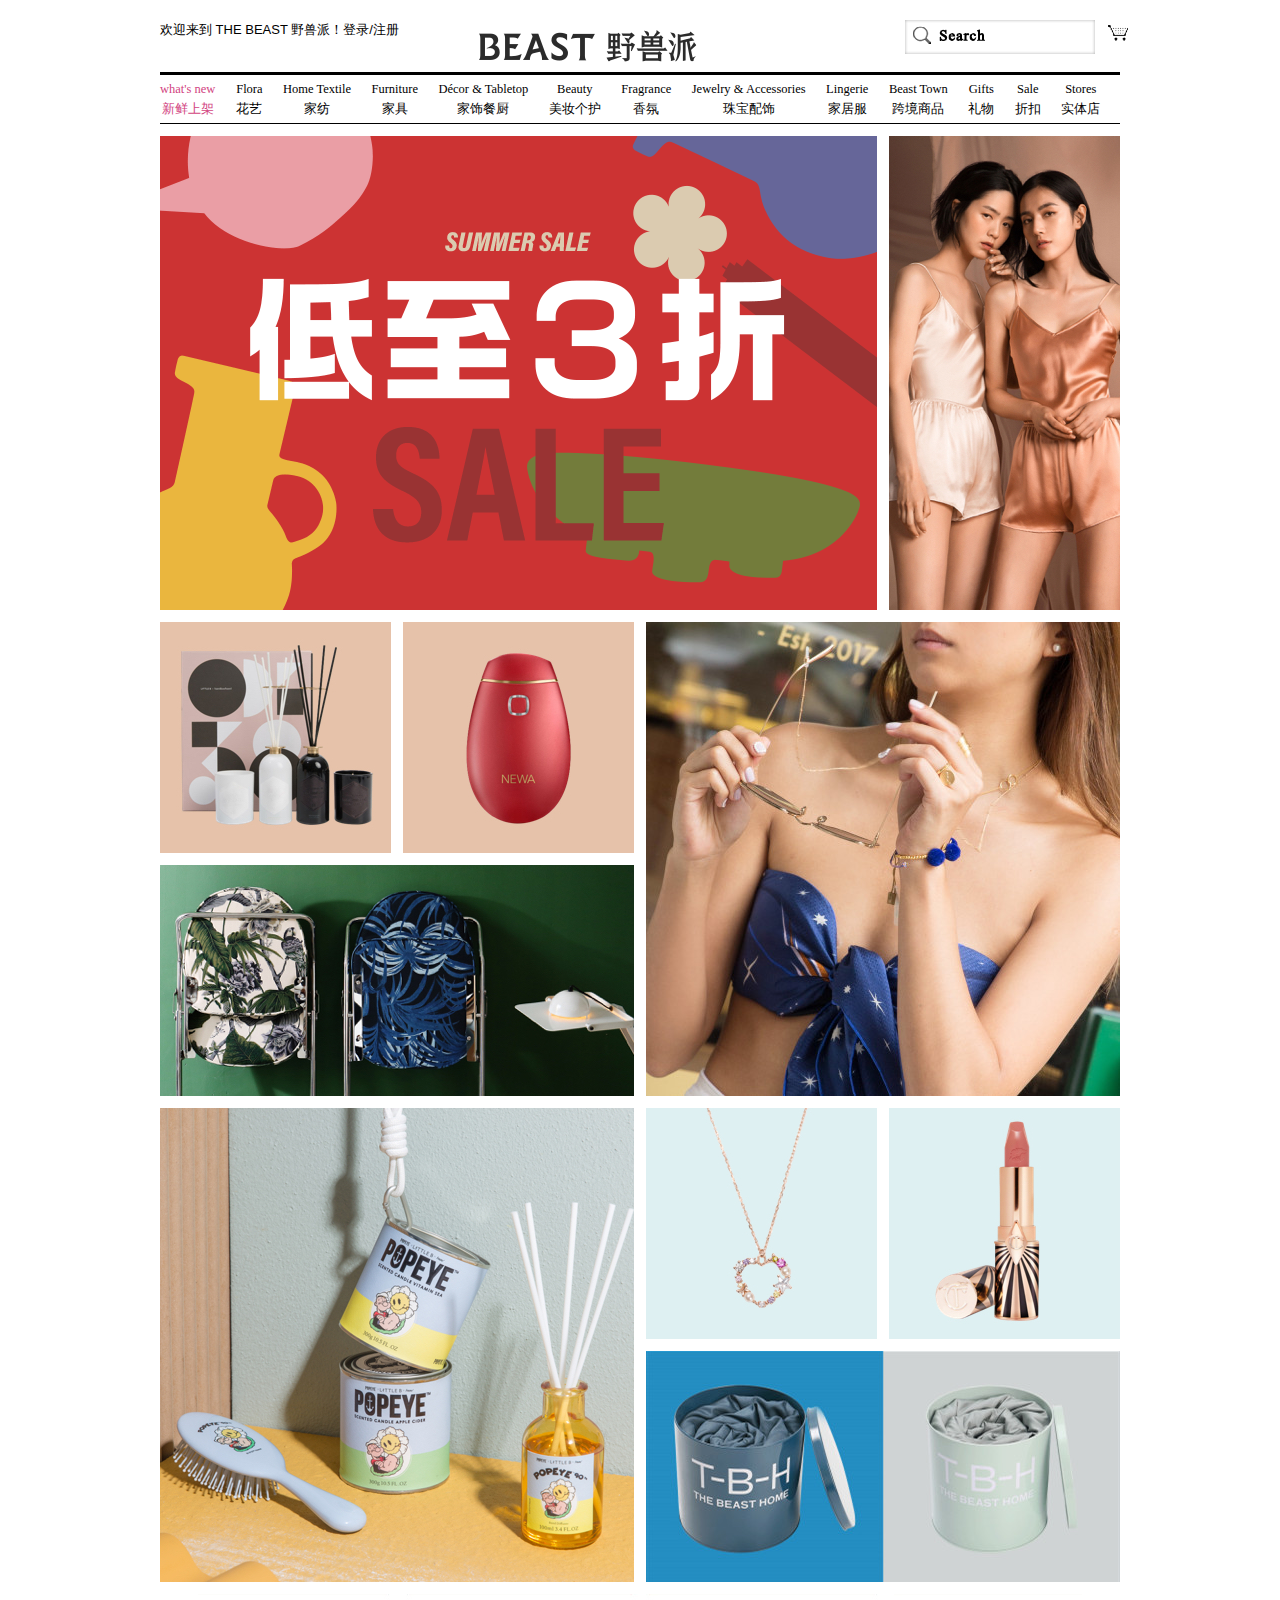
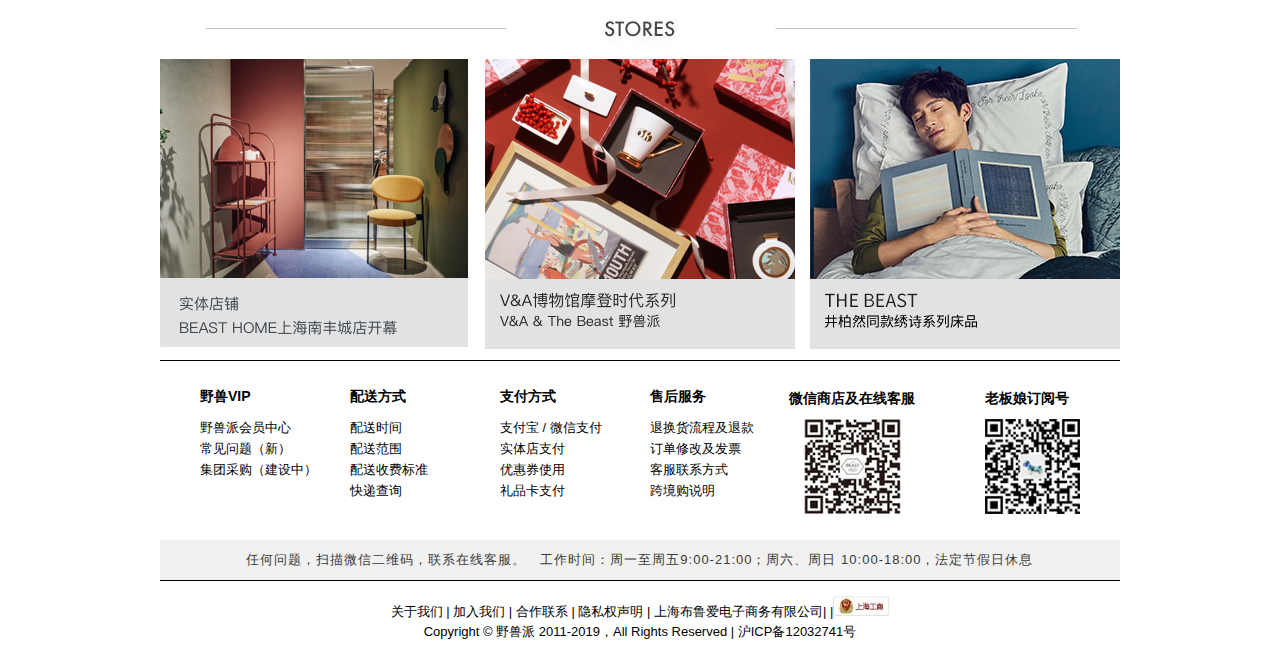
<file: Wxm/wang/my_pc/public/index.html>
<!DOCTYPE html>
<html lang="en">
<head>
    <meta charset="UTF-8">
    <meta name="viewport" content="width=device-width, initial-scale=1.0">
    <meta http-equiv="X-UA-Compatible" content="ie=edge">
    <title>index</title>
    <link rel="stylesheet" href="./css/pg.css">
      <link rel="stylesheet" href="./css/all.css">  
<body>
    <header id="header"></header>
       <div class="main" >
             <div class="center" id="icenter">
                 <!-- 第一行的大div -->
                 <div class="imgblocks bb">
                     <div class="imgblock">
                         <a href="http://127.0.0.1:8080/product1.html" target="_blank">
                         <img class="i1" src="./images/index/bb1.1.png" />
                        </a>
                    </div>
                    <div class="imgblock">
                        <a href="#" target="_blank"><img class="i4" src="./images/index/bb1.2.jpg" />
                        </a>
                         <a href="#" target="_blank">
                            <div class="index_hover i4" style="width:231px;height:474px;"></div>
                              <div class="index_text i4">
                                <div class="index_textin"  style="width:231px;height:474px;">
                                    <div class="text_middle   small1">
                                    <div class="text_text">
                                        <div class="i_brand"></div>
                                        <div class="i_title">SUMMER SALE</div>
                                        <div class="i_subtitled">真丝睡衣5折起</div>
                                        <div class="i_price"></div>
                                        <div class="i_w">1</div>
                                        <div class="i_h">2</div>
                                   </div>
                                   </div>
                                </div>
                          </div> 
                        </a> 
                  </div>
                </div>
                <!-- 第一行图片下面的空白格 -->
                 <div class="block_12"></div>
                 <!-- 第二行的第一张图片 -->
                 <div class="imgblocks bb">
                     <div class="imgblock">
                         <a href="#" target="_blank">
                            <img class="i1" src="./images/index/bb2.1.jpg" />
                        </a>
                        <a href="#" target="_blank">
                             <div class="index_hover i1" style="width:231px;height:231px;"></div>
                             <div class="index_text i1">
                                    <div class="index_textin"  style="width:231px;height:231px;">
                                        <div class="text_middle   small1">
                                            <div class="text_text">
                                                <div class="i_brand"> HANDHANDHAND</div>
                                                <div class="i_title">自我成就香氛礼盒</div>
                                                <div class="i_subtitled">限时折扣</div>
                                                <div class="i_price">￥<sam>888</sam>
                                                 <samp>起</samp>
                                                </div>
                                                <div class="i_w">1</div>
                                                <div class="i_h">1</div>
                                     </div>
                                    </div>
                                </div>
                             </div>
                             </a>
                            </div>
                            <div class="imgblock">
                                <a href="#" target="_blank">
                                    <img class="i2" src="./images/index/bb2.2.jpg" />
                                </a>
                                <a href="#" target="_blank">
                                    <div class="index_hover i2" style="width:231px;height:231px;"></div>
                                    <div class="index_text i2">
                                        <div class="index_textin"  style="width:231px;height:231px;">
                                            <div class="text_middle   small1">
                                                <div class="text_text">
                                                    <div class="i_brand">NEWA</div>
                                                    <div class="i_title">美肤仪宝石红</div>
                                                    <div class="i_subtitled">限时折扣</div>
                                                    <div class="i_price">￥<sam>2065</sam>
                                                        <samp>起</samp>
                                                    </div>
                                                    <div class="i_w">1</div>
                                                    <div class="i_h">1</div>
                                                </div>
                                            </div>
                                        </div>
                                    </div>
                                </a>
                          </div>
                            <div class="imgblock">
                                <a href="#" target="_blank">
                                    <img class="i3" src="./images/index/bb2.3.jpg" />
                                </a>
                                <a href="#" target="_blank">
                                    <div class="index_hover i3" style="width:474px;height:474px;"></div>
                                    <div class="index_text i3">
                                        <div class="index_textin"  style="width:474px;height:474px;">
                                            <div class="text_middle   big01">
                                                <div class="text_text">
                                                <div class="i_brand"></div>
                                                <div class="i_title">夏日百搭单品</div>
                                                <div class="i_subtitled">买指定丝巾送编织手提包</div>
                                                <div class="i_price">￥<sam>790</sam><samp>起</samp></div>
                                                <div class="i_w">2</div>
                                                <div class="i_h">2</div>
                                            </div>
                                        </div>
                                    </div>
                                </div>
                            </a>
                        </div>
                  <div class="imgblock">
                      <a href="#" target="_blank">
                        <img class="i5" src="./images/index/bb2.4.jpg" />
                    </a>
                    <a href="#" target="_blank">
                        <div class="index_hover i5" style="width:474px;height:231px;"></div>
                        <div class="index_text i5">
                            <div class="index_textin"  style="width:474px;height:231px;">
                                <div class="text_middle   small1">
                                    <div class="text_text">
                                        <div class="i_brand">House Of Hackney X The Beast</div>
                                        <div class="i_title">小空间家居解决方案</div>
                                        <div class="i_subtitled">￥2000+钢管折叠椅</div>
                                        <div class="i_price"></div>
                                        <div class="i_w">2</div>
                                        <div class="i_h">1</div>
                                    </div>
                                </div>
                            </div>
                        </div>
                    </a>
                </div>
                 </div>
               <div class="block_12"></div>
                <div class="imgblocks bb">
                    <div class="imgblock">
                        <a href="#" target="_blank">
                            <img class="i1" src="./images/index/bb3.1.jpg" /></a>
                            <a href="#" target="_blank">
                                <div class="index_hover i1" style="width:474px;height:474px;"></div>
                                <div class="index_text i1">
                                    <div class="index_textin"  style="width:474px;height:474px;">
                                        <div class="text_middle   big01">
                                            <div class="text_text">
                                                <div class="i_brand">LITTLE B X HAIR SECRETS</div>
                                                <div class="i_title">大力水手限量香氛联名系列</div>
                                                <div class="i_subtitled">正式发售！</div>
                                                <div class="i_price">￥<sam>129</sam><samp>起</samp></div>
                                                <div class="i_w">2</div>
                                                <div class="i_h">2</div>
                                            </div>
                                        </div>
                                    </div>
                                </div>
                            </a>
                        </div>
                         <div class="imgblock">
                             <a href="#" target="_blank">
                                <img class="i3" src="./images/index/bb3.2.jpg" />
                            </a>
                            <a href="#" target="_blank">
                                <div class="index_hover i3" style="width:231px;height:231px;"></div>
                                <div class="index_text i3">
                                    <div class="index_textin"  style="width:231px;height:231px;">
                                        <div class="text_middle   small1">
                                            <div class="text_text">
                                                <div class="i_brand">Annaya</div>
                                                <div class="i_title">“守护甜心”项链</div>
                                                <div class="i_subtitled">和你的距离更近</div>
                                                <div class="i_price">￥<sam>1380</sam><samp>起</samp></div>
                                                <div class="i_w">1</div>
                                                <div class="i_h">1</div>
                                            </div>
                                        </div>
                                    </div>
                                </div>
                            </a>
                        </div>
                         <div class="imgblock">
                             <a href="#" target="_blank">
                                <img class="i4" src="./images/index/bb3.3.jpg" />
                            </a>
                            <a href="#" target="_blank">
                                <div class="index_hover i4" style="width:231px;height:231px;"></div>
                                <div class="index_text i4">
                                    <div class="index_textin"  style="width:231px;height:231px;"><div class="text_middle   small1">
                                        <div class="text_text">
                                            <div class="i_brand">Charlotte Tilbury </div>
                                            <div class="i_title">新色狂野上市</div>
                                            <div class="i_subtitled">奢华唇管定义你的风格</div>
                                            <div class="i_price">￥<sam>275</sam><samp>起</samp></div>
                                            <div class="i_w">1</div>
                                            <div class="i_h">1</div>
                                        </div>
                                    </div>
                                </div>
                            </div>
                        </a>
                    </div>
                        <div class="imgblock">
                            <a href="#" target="_blank">
                                <img class="i7" src="./images/index/bb3.4.jpg" />
                            </a>
                            <a href="#" target="_blank">
                                <div class="index_hover i7" style="width:474px;height:231px;"></div>
                                <div class="index_text i7">
                                    <div class="index_textin"  style="width:474px;height:231px;">
                                        <div class="text_middle   small1">
                                            <div class="text_text">
                                                <div class="i_brand">House Of Hackney X The Beast</div>
                                                <div class="i_title">多色床笠￥119起2人团</div>
                                                <div class="i_subtitled">限时|7.10-7.17</div>
                                                <div class="i_price">￥<sam>119</sam><samp>起</samp></div>
                                                <div class="i_w">2</div>
                                                <div class="i_h">1</div>
                                            </div>
                                        </div>
                                    </div>
                                </div>
                            </a>
                        </div>
            </div>
            <div class="block_12"></div>
            <div class="imgblocks bb" style="display:none;"></div> 
             <div class="t" style="display:none;">
                 <img  src="./images/index/t1.jpg" />
            </div> 
            <div class="imgblocks bh" style="display:none;"></div>
             <div class="t"><img src="./images/index/t2.jpg" /></div>
            <div class="imgblocks bc">
                <div class="imgblock">
                    <a href="#" target="_blank">
                        <img class="i1" src="./images/index/bc1.1.png" />
                    </a>
                </div>
                <div class="imgblock">
                    <a href="#" target="_blank">
                        <img class="i2" src="./images/index/bc1.2.jpg" />
                    </a>
                </div>
                <div class="imgblock">
                    <a href="#" target="_blank" >
                        <img class="i3" src="./images/index/bc1.3.jpg" />
                </a>
            </div>
         </div> 
          <div class="block_12"></div>
        </div>       
     </div>
     <footer id="footer"></footer> 
     <script src="js/jquery-1.11.3.js"></script>
      <script src="js/footer.js"></script>
      <script src="js/header.js"></script>
</body>
</html>
</file>
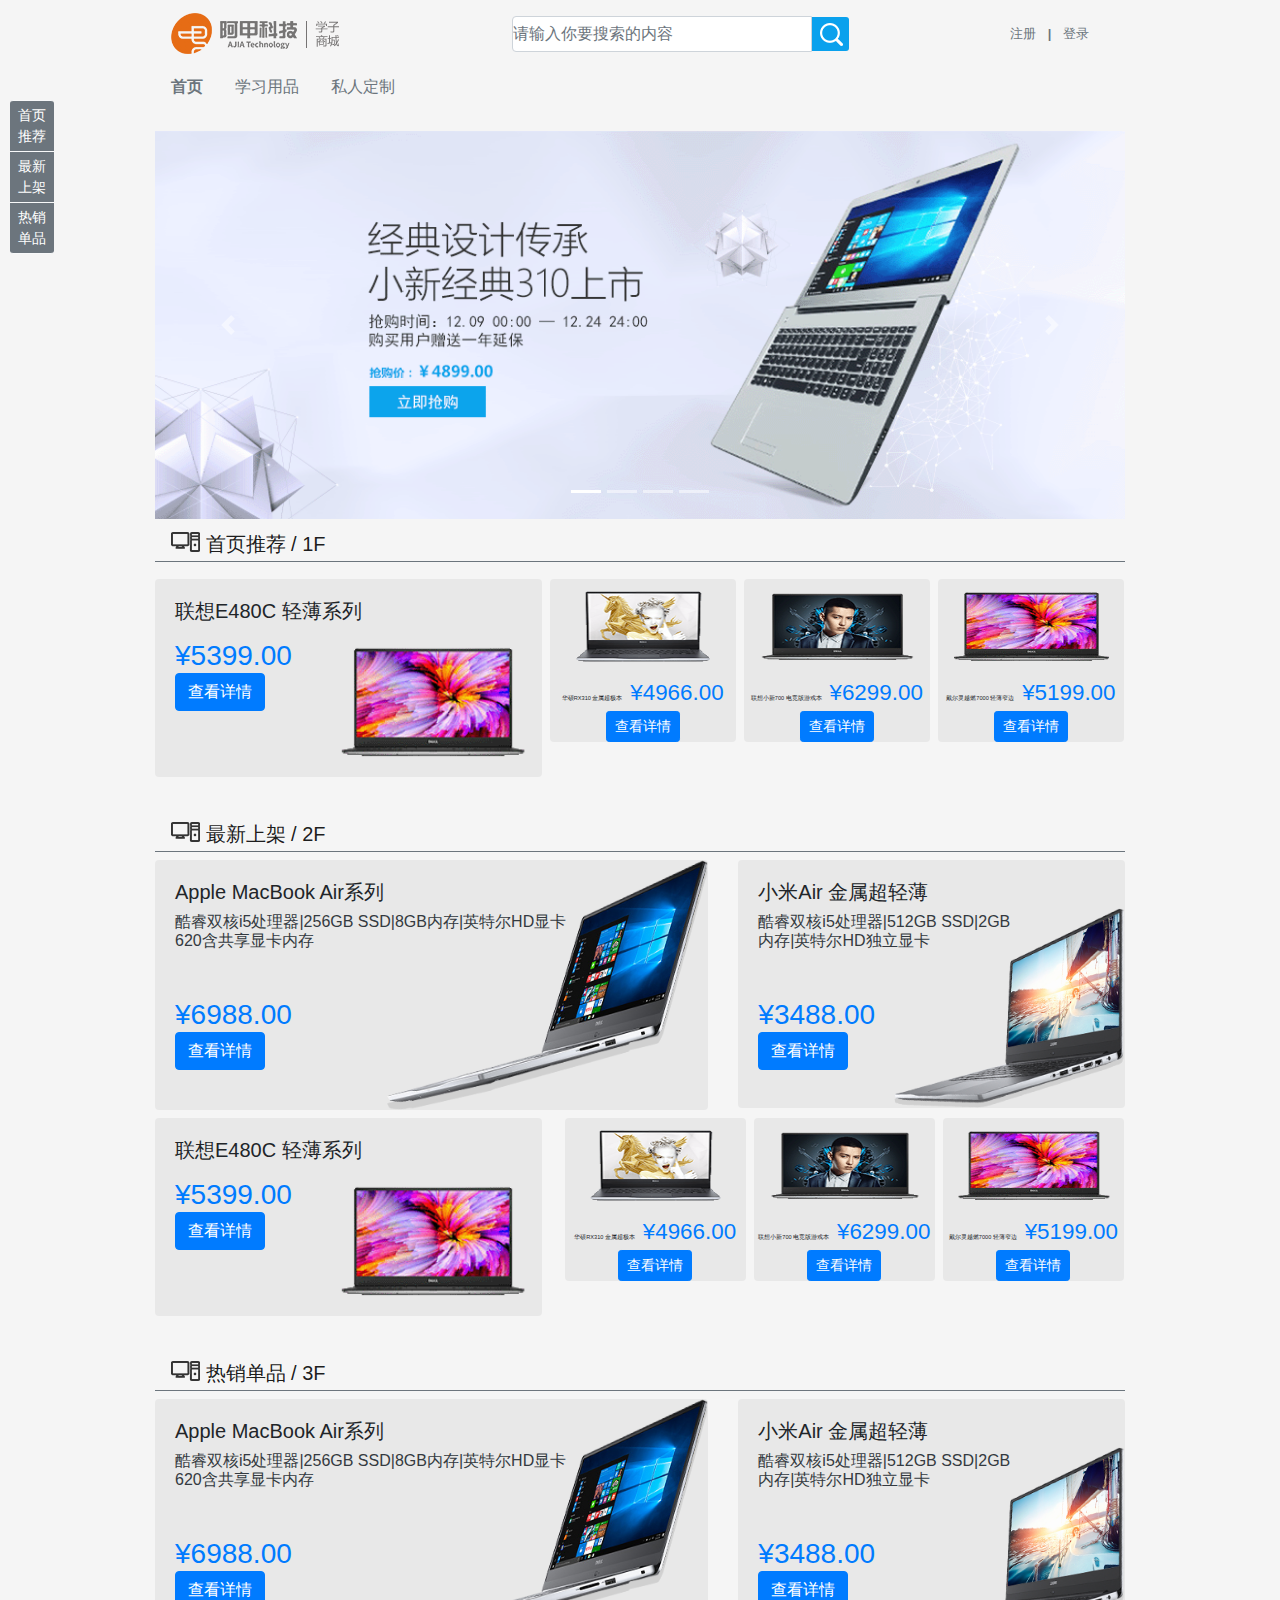
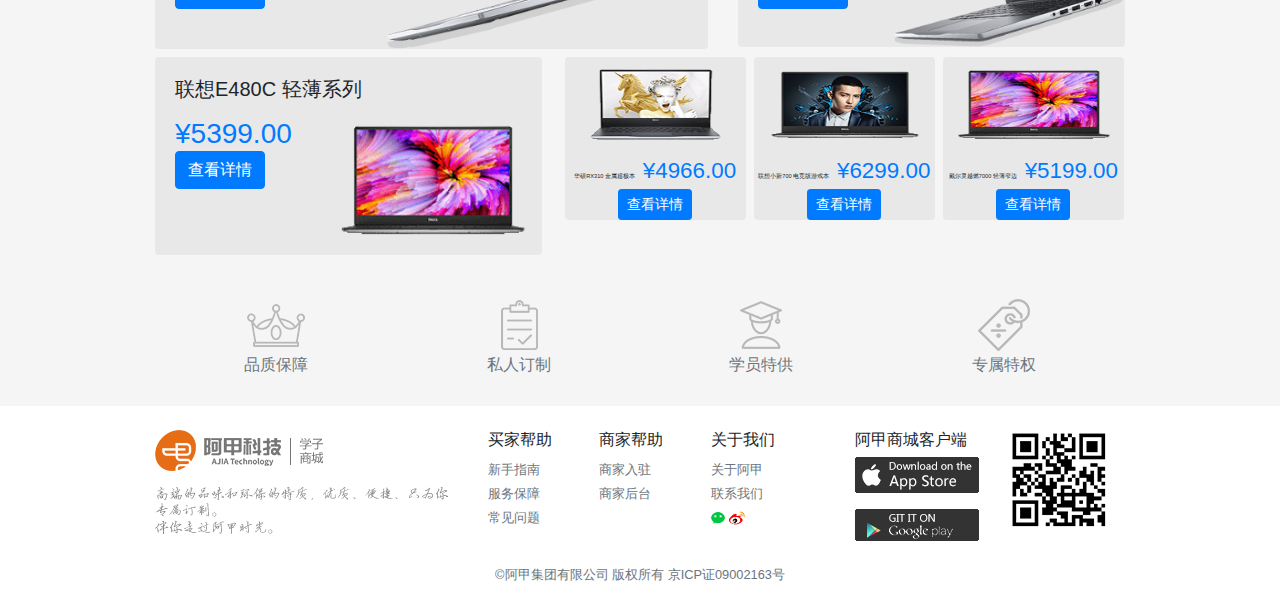
<file: Wxm/wang/my_pc/project/public/index.html>
<!DOCTYPE html>
<html lang="en">
<head>
  <meta charset="UTF-8">
  <meta name="viewport" content="width=device-width, initial-scale=1.0">
  <meta http-equiv="X-UA-Compatible" content="ie=edge">
  <title>Document</title>
  <link rel="stylesheet" href="css/bootstrap.css">
  <link rel="stylesheet" href="css/base.css">
  <link rel="stylesheet" href="css/index.css">
</head>
<body>
  <header id="header" class="container">
  </header>
  <main id="main" class="container">
    <div id="carouselExampleIndicators" class="carousel slide" data-ride="carousel">
      <ol class="carousel-indicators">
        <li data-target="#carouselExampleIndicators" data-slide-to="0" class="active"></li>
        <li data-target="#carouselExampleIndicators" data-slide-to="1"></li>
        <li data-target="#carouselExampleIndicators" data-slide-to="2"></li>
        <li data-target="#carouselExampleIndicators" data-slide-to="3"></li>
      </ol>
      <div class="carousel-inner">
        <div class="carousel-item active">
          <img class="d-block w-100" src="img/index/banner1.png" alt="First slide">
        </div>
        <div class="carousel-item">
          <img class="d-block w-100" src="img/index/banner2.png" alt="Second slide">
        </div>
        <div class="carousel-item">
          <img class="d-block w-100" src="img/index/banner3.png" alt="Third slide">
        </div>
        <div class="carousel-item">
          <img class="d-block w-100" src="img/index/banner4.png" alt="4th slide">
        </div>
      </div>
      <a class="carousel-control-prev" href="#carouselExampleIndicators" role="button" data-slide="prev">
        <span class="carousel-control-prev-icon" aria-hidden="true"></span>
        <span class="sr-only">Previous</span>
      </a>
      <a class="carousel-control-next" href="#carouselExampleIndicators" role="button" data-slide="next">
        <span class="carousel-control-next-icon" aria-hidden="true"></span>
        <span class="sr-only">Next</span>
      </a>
    </div>
    <div>
      <h3 class="pb-3">
        <nav class="navbar navbar-light border-bottom border-secondary pb-0 mb-2">
          <a class="navbar-brand" href="#">
            <img src="img/index/computer_icon.png" class="d-inline-block align-top" alt="">
            首页推荐 / 1F
          </a>
        </nav>
        <div class="row mb-2">
          <div id="p1" class="col-md-7">
            <!-- <div class="card border-0 flex-md-row box-shadow h-md-250">
              <div class="card-body d-flex flex-column align-items-start">
                <h5 class="d-inline-block mb-2">Apple MacBook Air系列</h5>
                <h6 class="mb-5">
                  <a class="text-dark" href="javascript:;">酷睿双核i5处理器|256GB SSD|8GB内存|英特尔HD显卡620含共享显卡内存</a>
                </h6>
                <span class="text-primary">¥6988.00</span>
                <a class="btn btn-primary" href="product_details.html?lid=1">查看详情</a>
              </div>
              <img class="card-img-right flex-auto d-none d-md-block" data-src="holder.js/200x250?theme=thumb" alt="Thumbnail [200x250]" src="img/index/study_computer_img1.png" data-holder-rendered="true">
            </div> -->
          </div>
          <div id="p2" class="col-md-5 pl-0">
            <!-- <div class="card border-0 flex-md-row box-shadow h-md-250">
              <div class="card-body d-flex flex-column align-items-start">
                <h5 class="d-inline-block mb-2">小米Air 金属超轻薄</h5>
                <h6 class="mb-5">
                  <a class="text-dark" href="javascript:;">酷睿双核i5处理器|512GB SSD|2GB内存|英特尔HD独立显卡</a>
                </h6>
                <span class="text-primary">¥3488.00</span>
                <a class="btn btn-primary" href="product_details.html?lid=5">查看详情</a>
              </div>
              <img class="card-img-right flex-auto d-none d-md-block mt-5" data-src="holder.js/200x250?theme=thumb" alt="Thumbnail [200x250]" src="img/index/study_computer_img2.png" data-holder-rendered="true">
            </div> -->
          </div>
        </div>
        <div  class="row mb-2">
          <div id="p3" class="col-md-5">
              <div class="card border-0 flex-md-row box-shadow h-md-250">
              <div class="card-body d-flex flex-column align-items-start">
                <h5 class="d-inline-block mb-3">联想E480C 轻薄系列</h5>
                <span class="text-primary">¥5399.00</span>
                <a class="btn btn-primary" href="product_details.html?lid=9">查看详情</a>
              </div>
              <img class="card-img-right flex-auto d-none d-md-block mt-5" data-src="holder.js/200x250?theme=thumb" alt="Thumbnail [200x250]"src="img/index/study_computer_img3.png" data-holder-rendered="true"> 
            </div>  
          </div>
          <div class="col-md-7 pl-0">
            <div class="row pr-3">
              <div  id="p4" class="col-md-4 p-0 pl-2">
                 <div class="card border-0 text-center">
                  <img class="card-img-top" src="img/index/study_computer_img4.png" alt="Card image cap">
                  <div class="card-body p-0 pr-1 pl-1">
                    <span class="d-inline-block">华硕RX310 金属超极本</span>
                    <span class="text-primary small">¥4966.00</span>
                    <a class="btn btn-sm btn-primary" href="product_details.html?lid=13">查看详情</a>
                  </div>
                </div> 
              </div>
              <div  id="p5" class="col-md-4 p-0 pl-2">
                 <div class="card border-0 text-center">
                  <img class="card-img-top" src="img/index/study_computer_img5.png" alt="Card image cap">
                  <div class="card-body p-0 pr-1 pl-1">
                    <span class="d-inline-block">联想小新700 电竞版游戏本</span>
                    <span class="text-primary small">¥6299.00</span>
                    <a class="btn btn-sm btn-primary" href="product_details.html?lid=17">查看详情</a>
                  </div>
                </div> 
              </div>
              <div id="p6" class="col-md-4 p-0 pl-2">
                 <div class="card border-0 text-center">
                  <img class="card-img-top" src="img/index/study_computer_img3.png" alt="Card image cap">
                  <div class="card-body p-0 pr-1 pl-1">
                    <span class="d-inline-block">戴尔灵越燃7000 轻薄窄边</span>
                    <span class="text-primary small">¥5199.00</span>
                    <a class="btn btn-sm btn-primary" href="product_details.html?lid=19">查看详情</a>
                  </div>
                </div> 
              </div>
            </div>
          </div>
        </div>
      </h3>
      <h3 class="pb-3">
        <nav class="navbar navbar-light border-bottom border-secondary pb-0 mb-2">
          <a class="navbar-brand" href="#">
            <img src="img/index/computer_icon.png" class="d-inline-block align-top" alt="">
            最新上架 / 2F
          </a>
        </nav>
        <div class="row mb-2">
          <div class="col-md-7">
            <div class="card border-0 flex-md-row box-shadow h-md-250">
              <div class="card-body d-flex flex-column align-items-start">
                <h5 class="d-inline-block mb-2">Apple MacBook Air系列</h5>
                <h6 class="mb-5">
                  <a class="text-dark" href="javascript:;">酷睿双核i5处理器|256GB SSD|8GB内存|英特尔HD显卡620含共享显卡内存</a>
                </h6>
                <span class="text-primary">¥6988.00</span>
                <a class="btn btn-primary" href="product_details.html?lid=1">查看详情</a>
              </div>
              <img class="card-img-right flex-auto d-none d-md-block" data-src="holder.js/200x250?theme=thumb" alt="Thumbnail [200x250]" src="img/index/study_computer_img1.png" data-holder-rendered="true">
            </div>
          </div>
          <div class="col-md-5">
            <div class="card border-0 flex-md-row box-shadow h-md-250">
              <div class="card-body d-flex flex-column align-items-start">
                <h5 class="d-inline-block mb-2">小米Air 金属超轻薄</h5>
                <h6 class="mb-5">
                  <a class="text-dark" href="javascript:;">酷睿双核i5处理器|512GB SSD|2GB内存|英特尔HD独立显卡</a>
                </h6>
                <span class="text-primary">¥3488.00</span>
                <a class="btn btn-primary" href="product_details.html?lid=5">查看详情</a>
              </div>
              <img class="card-img-right flex-auto d-none d-md-block mt-5" data-src="holder.js/200x250?theme=thumb" alt="Thumbnail [200x250]" src="img/index/study_computer_img2.png" data-holder-rendered="true">
            </div>
          </div>
        </div>
        <div class="row mb-2">
          <div class="col-md-5">
            <div class="card border-0 flex-md-row box-shadow h-md-250">
              <div class="card-body d-flex flex-column align-items-start">
                <h5 class="d-inline-block mb-3">联想E480C 轻薄系列</h5>
                <span class="text-primary">¥5399.00</span>
                <a class="btn btn-primary" href="product_details.html?lid=9">查看详情</a>
              </div>
              <img class="card-img-right flex-auto d-none d-md-block mt-5" data-src="holder.js/200x250?theme=thumb" alt="Thumbnail [200x250]"src="img/index/study_computer_img3.png" data-holder-rendered="true">
            </div>
          </div>
          <div class="col-md-7">
            <div class="row pr-3">
              <div class="col-md-4 p-0 pl-2">
                <div class="card border-0 text-center">
                  <img class="card-img-top" src="img/index/study_computer_img4.png" alt="Card image cap">
                  <div class="card-body p-0 pr-1 pl-1">
                    <span class="d-inline-block">华硕RX310 金属超极本</span>
                    <span class="text-primary small">¥4966.00</span>
                    <a class="btn btn-sm btn-primary" href="product_details.html?lid=13">查看详情</a>
                  </div>
                </div>
              </div>
              <div class="col-md-4 p-0 pl-2">
                <div class="card border-0 text-center">
                  <img class="card-img-top" src="img/index/study_computer_img5.png" alt="Card image cap">
                  <div class="card-body p-0 pr-1 pl-1">
                    <span class="d-inline-block">联想小新700 电竞版游戏本</span>
                    <span class="text-primary small">¥6299.00</span>
                    <a class="btn btn-sm btn-primary" href="product_details.html?lid=17">查看详情</a>
                  </div>
                </div>
              </div>
              <div class="col-md-4 p-0 pl-2">
                <div class="card border-0 text-center">
                  <img class="card-img-top" src="img/index/study_computer_img3.png" alt="Card image cap">
                  <div class="card-body p-0 pr-1 pl-1">
                    <span class="d-inline-block">戴尔灵越燃7000 轻薄窄边</span>
                    <span class="text-primary small">¥5199.00</span>
                    <a class="btn btn-sm btn-primary" href="product_details.html?lid=19">查看详情</a>
                  </div>
                </div>
              </div>
            </div>
          </div>
        </div>
      </h3>
      <h3 class="pb-3">
        <nav class="navbar navbar-light border-bottom border-secondary pb-0 mb-2">
          <a class="navbar-brand" href="#">
            <img src="img/index/computer_icon.png" class="d-inline-block align-top" alt="">
            热销单品 / 3F
          </a>
        </nav>
        <div class="row mb-2">
          <div class="col-md-7">
            <div class="card border-0 flex-md-row box-shadow h-md-250">
              <div class="card-body d-flex flex-column align-items-start">
                <h5 class="d-inline-block mb-2">Apple MacBook Air系列</h5>
                <h6 class="mb-5">
                  <a class="text-dark" href="javascript:;">酷睿双核i5处理器|256GB SSD|8GB内存|英特尔HD显卡620含共享显卡内存</a>
                </h6>
                <span class="text-primary">¥6988.00</span>
                <a class="btn btn-primary" href="product_details.html?lid=1">查看详情</a>
              </div>
              <img class="card-img-right flex-auto d-none d-md-block" data-src="holder.js/200x250?theme=thumb" alt="Thumbnail [200x250]" src="img/index/study_computer_img1.png" data-holder-rendered="true">
            </div>
          </div>
          <div class="col-md-5">
            <div class="card border-0 flex-md-row box-shadow h-md-250">
              <div class="card-body d-flex flex-column align-items-start">
                <h5 class="d-inline-block mb-2">小米Air 金属超轻薄</h5>
                <h6 class="mb-5">
                  <a class="text-dark" href="javascript:;">酷睿双核i5处理器|512GB SSD|2GB内存|英特尔HD独立显卡</a>
                </h6>
                <span class="text-primary">¥3488.00</span>
                <a class="btn btn-primary" href="product_details.html?lid=5">查看详情</a>
              </div>
              <img class="card-img-right flex-auto d-none d-md-block mt-5" data-src="holder.js/200x250?theme=thumb" alt="Thumbnail [200x250]" src="img/index/study_computer_img2.png" data-holder-rendered="true">
            </div>
          </div>
        </div>
        <div class="row mb-2">
          <div class="col-md-5">
            <div class="card border-0 flex-md-row box-shadow h-md-250">
              <div class="card-body d-flex flex-column align-items-start">
                <h5 class="d-inline-block mb-3">联想E480C 轻薄系列</h5>
                <span class="text-primary">¥5399.00</span>
                <a class="btn btn-primary" href="product_details.html?lid=9">查看详情</a>
              </div>
              <img class="card-img-right flex-auto d-none d-md-block mt-5" data-src="holder.js/200x250?theme=thumb" alt="Thumbnail [200x250]"src="img/index/study_computer_img3.png" data-holder-rendered="true">
            </div>
          </div>
          <div class="col-md-7">
            <div class="row pr-3">
              <div class="col-md-4 p-0 pl-2">
                <div class="card border-0 text-center">
                  <img class="card-img-top" src="img/index/study_computer_img4.png" alt="Card image cap">
                  <div class="card-body p-0 pr-1 pl-1">
                    <span class="d-inline-block">华硕RX310 金属超极本</span>
                    <span class="text-primary small">¥4966.00</span>
                    <a class="btn btn-sm btn-primary" href="product_details.html?lid=13">查看详情</a>
                  </div>
                </div>
              </div>
              <div class="col-md-4 p-0 pl-2">
                <div class="card border-0 text-center">
                  <img class="card-img-top" src="img/index/study_computer_img5.png" alt="Card image cap">
                  <div class="card-body p-0 pr-1 pl-1">
                    <span class="d-inline-block">联想小新700 电竞版游戏本</span>
                    <span class="text-primary small">¥6299.00</span>
                    <a class="btn btn-sm btn-primary" href="product_details.html?lid=17">查看详情</a>
                  </div>
                </div>
              </div>
              <div class="col-md-4 p-0 pl-2">
                <div class="card border-0 text-center">
                  <img class="card-img-top" src="img/index/study_computer_img3.png" alt="Card image cap">
                  <div class="card-body p-0 pr-1 pl-1">
                    <span class="d-inline-block">戴尔灵越燃7000 轻薄窄边</span>
                    <span class="text-primary small">¥5199.00</span>
                    <a class="btn btn-sm btn-primary" href="product_details.html?lid=19">查看详情</a>
                  </div>
                </div>
              </div>
            </div>
          </div>
        </div>
      </h3>
    </div>
    <ul class="nav nav-pills nav-fill mb-3">
      <li class="nav-item">
        <a class="nav-link" href="#">
          <img src="img/footer/icon1.png">
          <h6 class="text-muted">品质保障</h6>
        </a>
      </li>
      <li class="nav-item">
        <a class="nav-link" href="#">
          <img src="img/footer/icon2.png">
          <h6 class="text-muted">私人订制</h6>
        </a>
      </li>
      <li class="nav-item">
        <a class="nav-link" href="#">
          <img src="img/footer/icon3.png">
          <h6 class="text-muted">学员特供</h6>
        </a>
      </li>
      <li class="nav-item">
        <a class="nav-link" href="#">
          <img src="img/footer/icon4.png">
          <h6 class="text-muted">专属特权</h6>
        </a>
      </li>
    </ul>
    <div class="btn-group-vertical position-fixed" role="group" aria-label="Basic example">
      <button type="button" class="btn btn-secondary btn-sm border-light border-left-0 border-right-0">首页<br>推荐</button>
      <button type="button" class="btn btn-secondary btn-sm border-light border-left-0 border-right-0">最新<br>上架</button>
      <button type="button" class="btn btn-secondary btn-sm border-light border-left-0 border-right-0">热销<br>单品</button>
    </div>
  </main>
  <footer id="footer" class="container">
  </footer>
  <script src="js/jquery-3.2.1.js"></script>
  <script src="js/bootstrap.js"></script>
  <!-- <script src="js/ajax.js"></script> -->
  <script src="js/index.js"></script>
  <script src="js/footer.js"></script>
  <script src="js/header.js"></script>
</body>
</html>
</file>
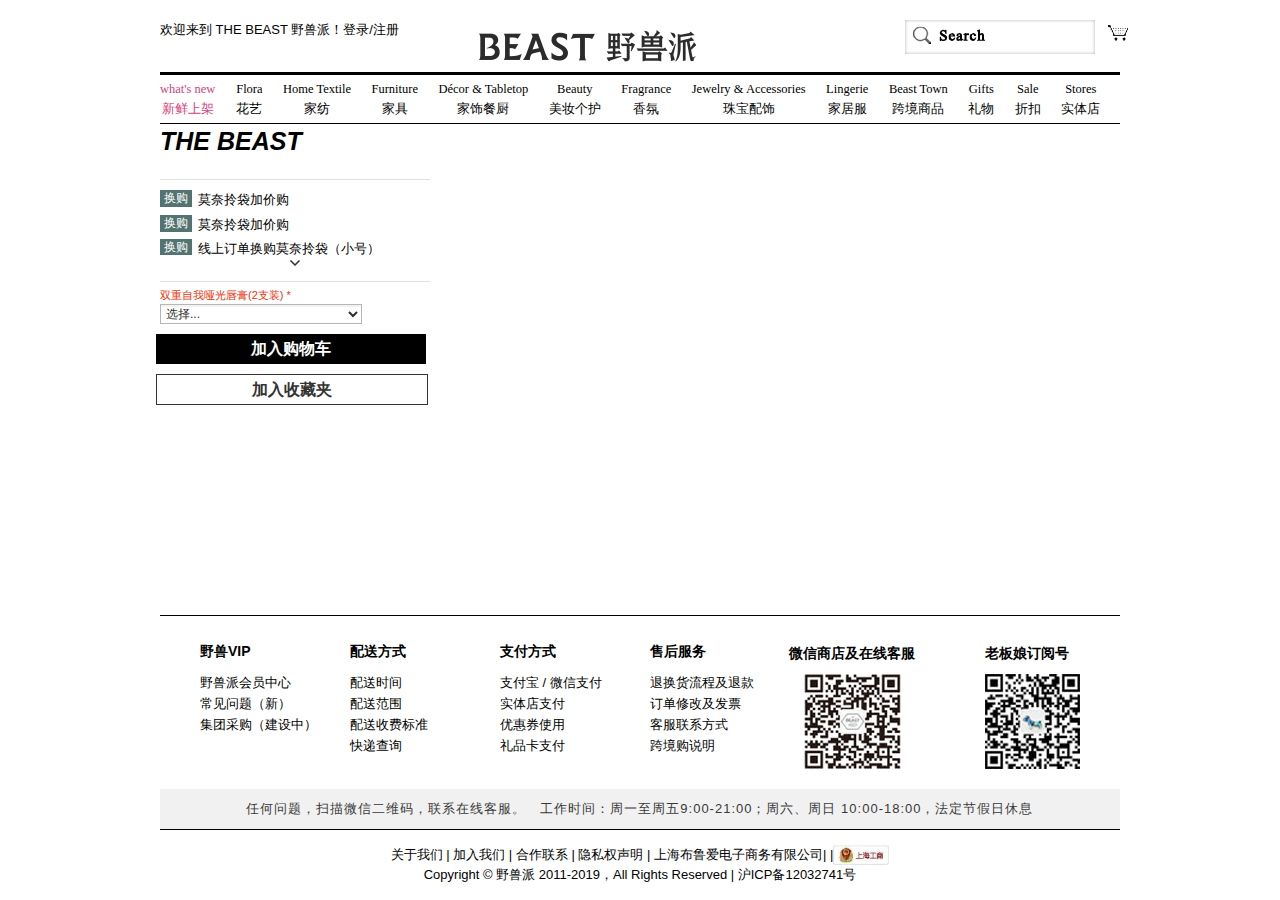
<file: Wxm/wang/my_pc/public/details.html>
<!DOCTYPE html>
<html lang="en">
<head>
    <meta charset="UTF-8">
    <meta name="viewport" content="width=device-width, initial-scale=1.0">
    <meta http-equiv="X-UA-Compatible" content="ie=edge">
    <title>details</title>
    <link rel="stylesheet" href="css/all.css"> 
    <link rel="stylesheet" href="css/details.css">
</head>
<body>
    <header id="header"></header>
  <div class="main">
   <div class="center" id="product_show" >
      <div class="left" id="product_img">
         <!-- 水印  -->
         <div class="pro-detail-watermark">
             <!-- 左边商品图片 8张-->
            <!-- <img src="./images/details/1.jpg" alt="">
             <img src="./images/details/2.jpg" alt="">
             <img src="./images/details/3.jpg" alt="">
             <img src="./images/details/4.jpg" alt="">
             <img src="./images/details/5.jpg" alt="">
             <img src="./images/details/6.jpg" alt="">
             <img src="./images/details/7.jpg" alt="">
             <img src="./images/details/8.jpg" alt=""> -->
         </div> 
      </div>
      <div class="right" id="product_intro">
          <div class="clear"></div>
          <div class="brand">
              <a href="http://127.0.0.1:8080/index"> THE BEAST</a>
          </div>
          <div id="title1">
          <!-- <div class="product_name">
            豆豆猫水晶球BlingBing口红礼盒 2支装
          </div>
          <div class="product_name_en">Kitten BlingBling Gift Box</div>
          <div class="price-label clearfix " id="showPrice"> 
              <span>￥999.00</span>
         </div> -->
        </div>
         <div class="open" id="labels-warp">
           <div class="labels">
               <div class="ht-pro-tips-tag detail-tag-no-m clearfix"> 
                   <div class="detail-icon-item">换购</div>
                   <p class="no-fl">莫奈拎袋加价购</p>
               </div>
               <div class="ht-pro-tips-tag detail-tag-no-m clearfix">
                    <div class="detail-icon-item">换购</div>
                    <p class="no-fl">莫奈拎袋加价购</p>
                </div>
                <div class="ht-pro-tips-tag detail-tag-no-m clearfix">
                        <div class="detail-icon-item">换购</div>
                        <p class="no-fl">线上订单换购莫奈拎袋（小号）</p>
                 </div>   
                 <div class="ht-pro-tips-tag detail-tag-no-m clearfix">
                            <div class="detail-icon-item">换购</div>
                            <p class="no-fl">线上订单换购莫奈拎袋（大号）</p>
                </div>
                <div class="ht-pro-tips-tag detail-tag-no-m clearfix">
                    <div class="detail-icon-item">换购</div>
                    <p class="no-fl">线上订单换购莫奈拎袋（中号）</p>
          </div>
           </div>
           <div class="labels-more">
                <div class="arrow"></div>
           </div>
         </div>
         <div class="subItemDiv">
             <p class="required">双重自我哑光唇膏(2支装) *
             <select name="selSubItem" id="selSubItem">
                 <option value="-1">选择...</option>
                 <option value="50597">酒量动人 M101 & 野性难训 M201</option>
                 <option value="50598">美丽臭脸 M102 & 心肝宝贝 M401</option>
             </select>
            </p>
         </div>
         <div class="cart" id="add2Cart">加入购物车</div>
         <div class="add_link" id="J_AddFav">加入收藏夹</div>
         <div class="share-links">
           <!-- <div class="block">
               <h3>
                   
		            	推荐理由
		            
                <span class="clear">style notes</span>
               </h3>
               <p>
                   
                        野兽派全新“豆豆猫系列”诞生，是每一个爱逛街，爱自拍，爱化妆的独立女性化身，把你的细腻敏感完整体现。
                        <br>
                        小巧的水晶球内坐着涂口红的小猫，象牙白的小猫连手拿的镜子都是真的，通过细节抓住你的心。
                        <br>
                        内含红唇造型闪片，注定终生被美丽包围。
                        <br>
                        水晶球下方配上了迷你小皮箱，复古立体格纹造型。
                        <br>
                        野兽派新款BlingBling双重自我口红搭配七夕豆豆猫水晶球礼盒，让你成为靓丽时尚的精致小野兽。
               </p> 
           </div>-->
           <!-- <div class="block">
            <h3>
                
                     推荐理由
                 
             <span class="clear">style notes</span>
            </h3>
            <p>
                
                     野兽派全新“豆豆猫系列”诞生，是每一个爱逛街，爱自拍，爱化妆的独立女性化身，把你的细腻敏感完整体现。
                     <br>
                     小巧的水晶球内坐着涂口红的小猫，象牙白的小猫连手拿的镜子都是真的，通过细节抓住你的心。
                     <br>
                     内含红唇造型闪片，注定终生被美丽包围。
                     <br>
                     水晶球下方配上了迷你小皮箱，复古立体格纹造型。
                     <br>
                     野兽派新款BlingBling双重自我口红搭配七夕豆豆猫水晶球礼盒，让你成为靓丽时尚的精致小野兽。
            </p>
        </div>
        <div class="block">
            <h3>
                
                     推荐理由
                 
             <span class="clear">style notes</span>
            </h3>
            <p>
                
                     野兽派全新“豆豆猫系列”诞生，是每一个爱逛街，爱自拍，爱化妆的独立女性化身，把你的细腻敏感完整体现。
                     <br>
                     小巧的水晶球内坐着涂口红的小猫，象牙白的小猫连手拿的镜子都是真的，通过细节抓住你的心。
                     <br>
                     内含红唇造型闪片，注定终生被美丽包围。
                     <br>
                     水晶球下方配上了迷你小皮箱，复古立体格纹造型。
                     <br>
                     野兽派新款BlingBling双重自我口红搭配七夕豆豆猫水晶球礼盒，让你成为靓丽时尚的精致小野兽。
            </p>
        </div>
        <div class="block">
            <h3>
                
                     推荐理由
                 
             <span class="clear">style notes</span>
            </h3>
            <p>
                
                     野兽派全新“豆豆猫系列”诞生，是每一个爱逛街，爱自拍，爱化妆的独立女性化身，把你的细腻敏感完整体现。
                     <br>
                     小巧的水晶球内坐着涂口红的小猫，象牙白的小猫连手拿的镜子都是真的，通过细节抓住你的心。
                     <br>
                     内含红唇造型闪片，注定终生被美丽包围。
                     <br>
                     水晶球下方配上了迷你小皮箱，复古立体格纹造型。
                     <br>
                     野兽派新款BlingBling双重自我口红搭配七夕豆豆猫水晶球礼盒，让你成为靓丽时尚的精致小野兽。
            </p>
        </div>
        <div class="block">
            <h3>
                
                     推荐理由
                 
             <span class="clear">style notes</span>
            </h3>
            <p>
                
                     野兽派全新“豆豆猫系列”诞生，是每一个爱逛街，爱自拍，爱化妆的独立女性化身，把你的细腻敏感完整体现。
                     <br>
                     小巧的水晶球内坐着涂口红的小猫，象牙白的小猫连手拿的镜子都是真的，通过细节抓住你的心。
                     <br>
                     内含红唇造型闪片，注定终生被美丽包围。
                     <br>
                     水晶球下方配上了迷你小皮箱，复古立体格纹造型。
                     <br>
                     野兽派新款BlingBling双重自我口红搭配七夕豆豆猫水晶球礼盒，让你成为靓丽时尚的精致小野兽。
            </p>
        </div> -->
         </div>
   </div>
  </div> 
  <footer id="footer"></footer>
</body>
<script src="js/jquery-1.11.3.js"></script>
<script src="js/header.js"></script>
<script src="js/footer.js"></script>
<script src="js/details.js"></script>
<script>
// dom四步 查找触发事件的元素  绑定事件  查找要修改的元素  修改元素
$(".arrow").click(function(){
    //查找要修改的元素并修改元素
    var $div=$("#labels-warp");

    console.log($div.prop("class"));
    if($div.prop("class")=="open"){
$("#labels-warp").prop("class","close");
}else{

    $("#labels-warp").prop("class","open") 
 
}
})

</script>
</html>
</file>
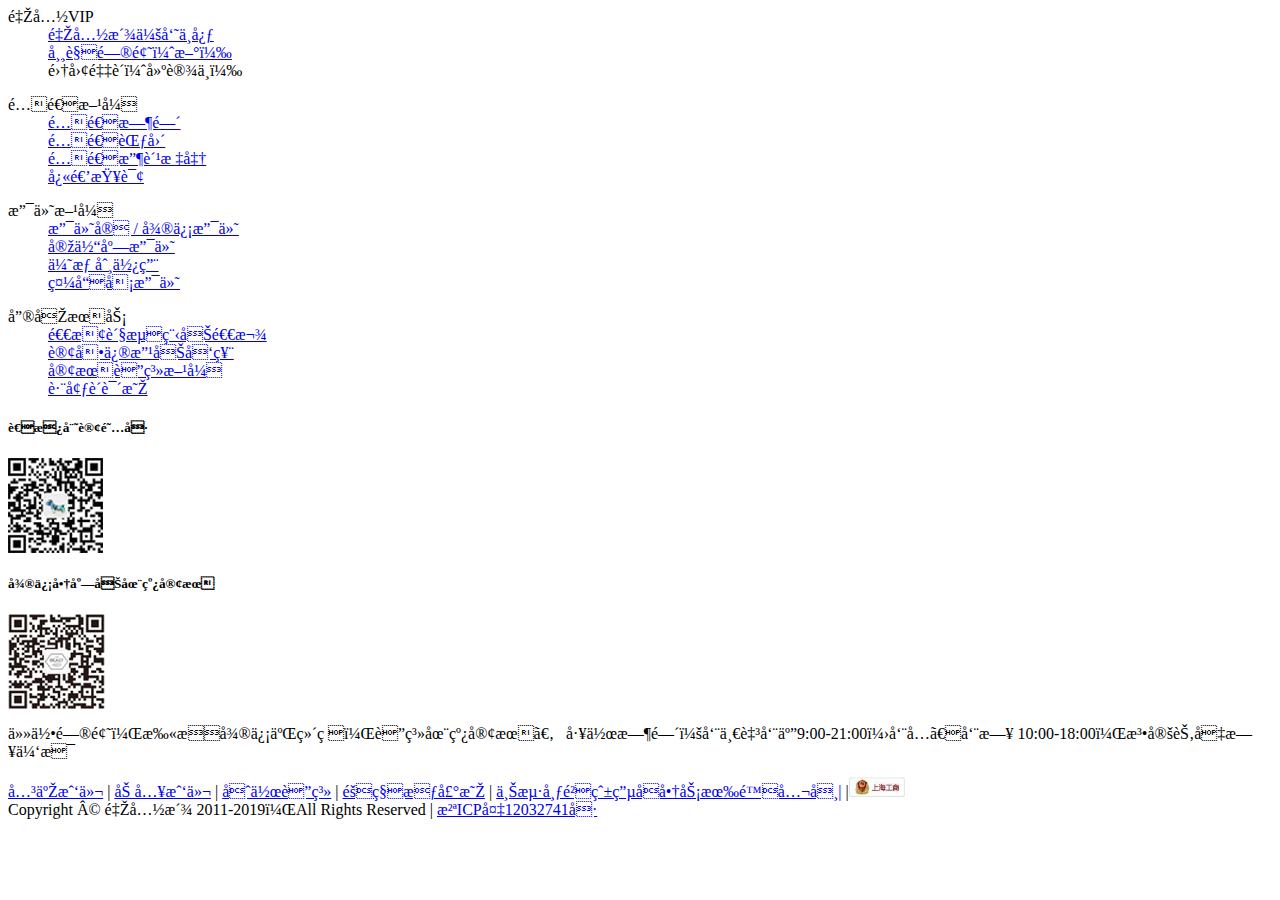
<file: Wxm/wang/my_pc/public/footer.html>
<!-- <!DOCTYPE html>
<html lang="en">
<head>
    <meta charset="UTF-8">
    <meta name="viewport" content="width=device-width, initial-scale=1.0">
    <meta http-equiv="X-UA-Compatible" content="ie=edge">
    <title>footer</title>
    <link rel="stylesheet" href="./css/footer.css">
</head>
<body> -->
    <footer id="footer"> 
    <div id="lay-footer">
        <div class="footer-nav">
          <div class="footer-ul">
          <dl>
          <dt>野兽VIP</dt>
          <dd><a href="#">野兽派会员中心</a></dd>
          <dd><a href="#">常见问题（新）</a></dd>
          <dd><a>集团采购（建设中）</a></dd>
          </dl>
          <dl>
          <dt>配送方式</dt>
          <dd><a href="#">配送时间</a></dd>
          <dd><a href="#">配送范围</a></dd>
          <dd><a href="#">配送收费标准</a></dd>
          <dd><a href="#">快递查询</a></dd>
          </dl>
          <dl>
          <dt>支付方式</dt>
          <dd><a href="#">支付宝 / 微信支付</a></dd>
          
          <dd><a href="#">实体店支付</a></dd>
          <dd><a href="#">优惠券使用</a></dd>
          <dd><a href="#">礼品卡支付</a></dd>
          </dl>
          <dl class="last">
          <dt>售后服务</dt>
          <dd><a href="#">退换货流程及退款</a></dd>
          <dd><a href="#">订单修改及发票</a></dd>
          <dd><a href="#">客服联系方式</a></dd>
          <dd style="color: red"><a href="#">跨境购说明</a></dd>
          </dl>
          </div>
          <div class="qr-code ">
            <h5>老板娘订阅号</h5>
            <p class="tc"><img src="./images/qd-code2.jpg" alt="二维码"/></p>
          </div>
          <div class="qr-code qr-code-2">
            <h5>微信商店及在线客服</h5>
            <p class="tc"><img src="./images/qd-code.jpg" alt="二维码"/></p>
          </div>
        </div>
        <p class="footer-tips">任何问题，扫描微信二维码，联系在线客服。 &nbsp; 工作时间：周一至周五9:00-21:00；周六、周日 10:00-18:00，法定节假日休息 
        </p>
        <div class="footer-right">
          <div id="copyright">
          <a href="#">关于我们</a> |
          <a href="#">加入我们</a> |
          <a href="#">合作联系</a> |
          <a href="#">隐私权声明</a> |
          <a href="#">上海布鲁爱电子商务有限公司|</a>
         <div class="m-gongshang" style="display:inline-block">|<a href="#" target="_blank"><img src="./images/gongshang.jpg" style="width:56px;height:20px;"></a>
        </div>
          <br>
            Copyright © 野兽派 2011-2019，All Rights Reserved | <a href="#">沪ICP备12032741号</a>
          </div>
        </div>   
      </div>
        <div id="sidebar" class="visible-table">
            <div class="sidebar">
                <div id="birthdayflower"></div>
            </div>
        </div>
   </footer>
 <!-- </body>
</html>
</file>
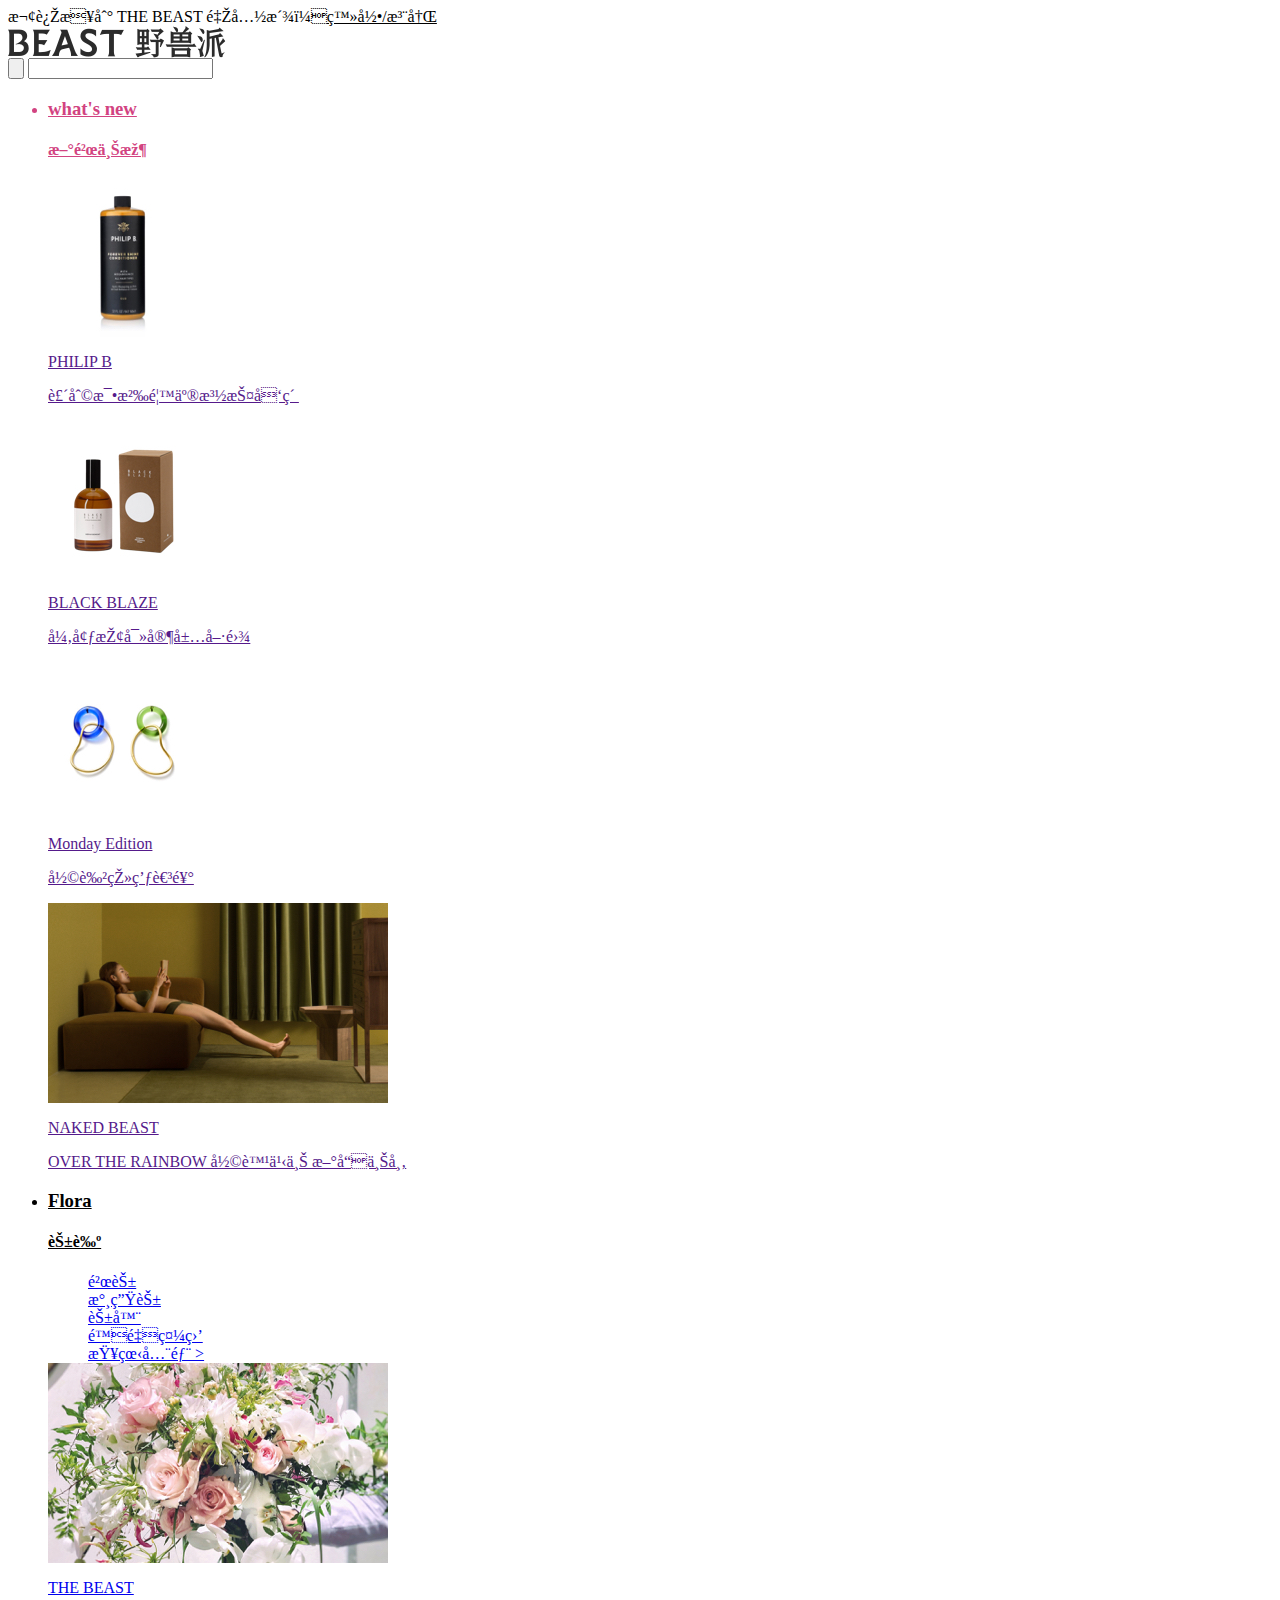
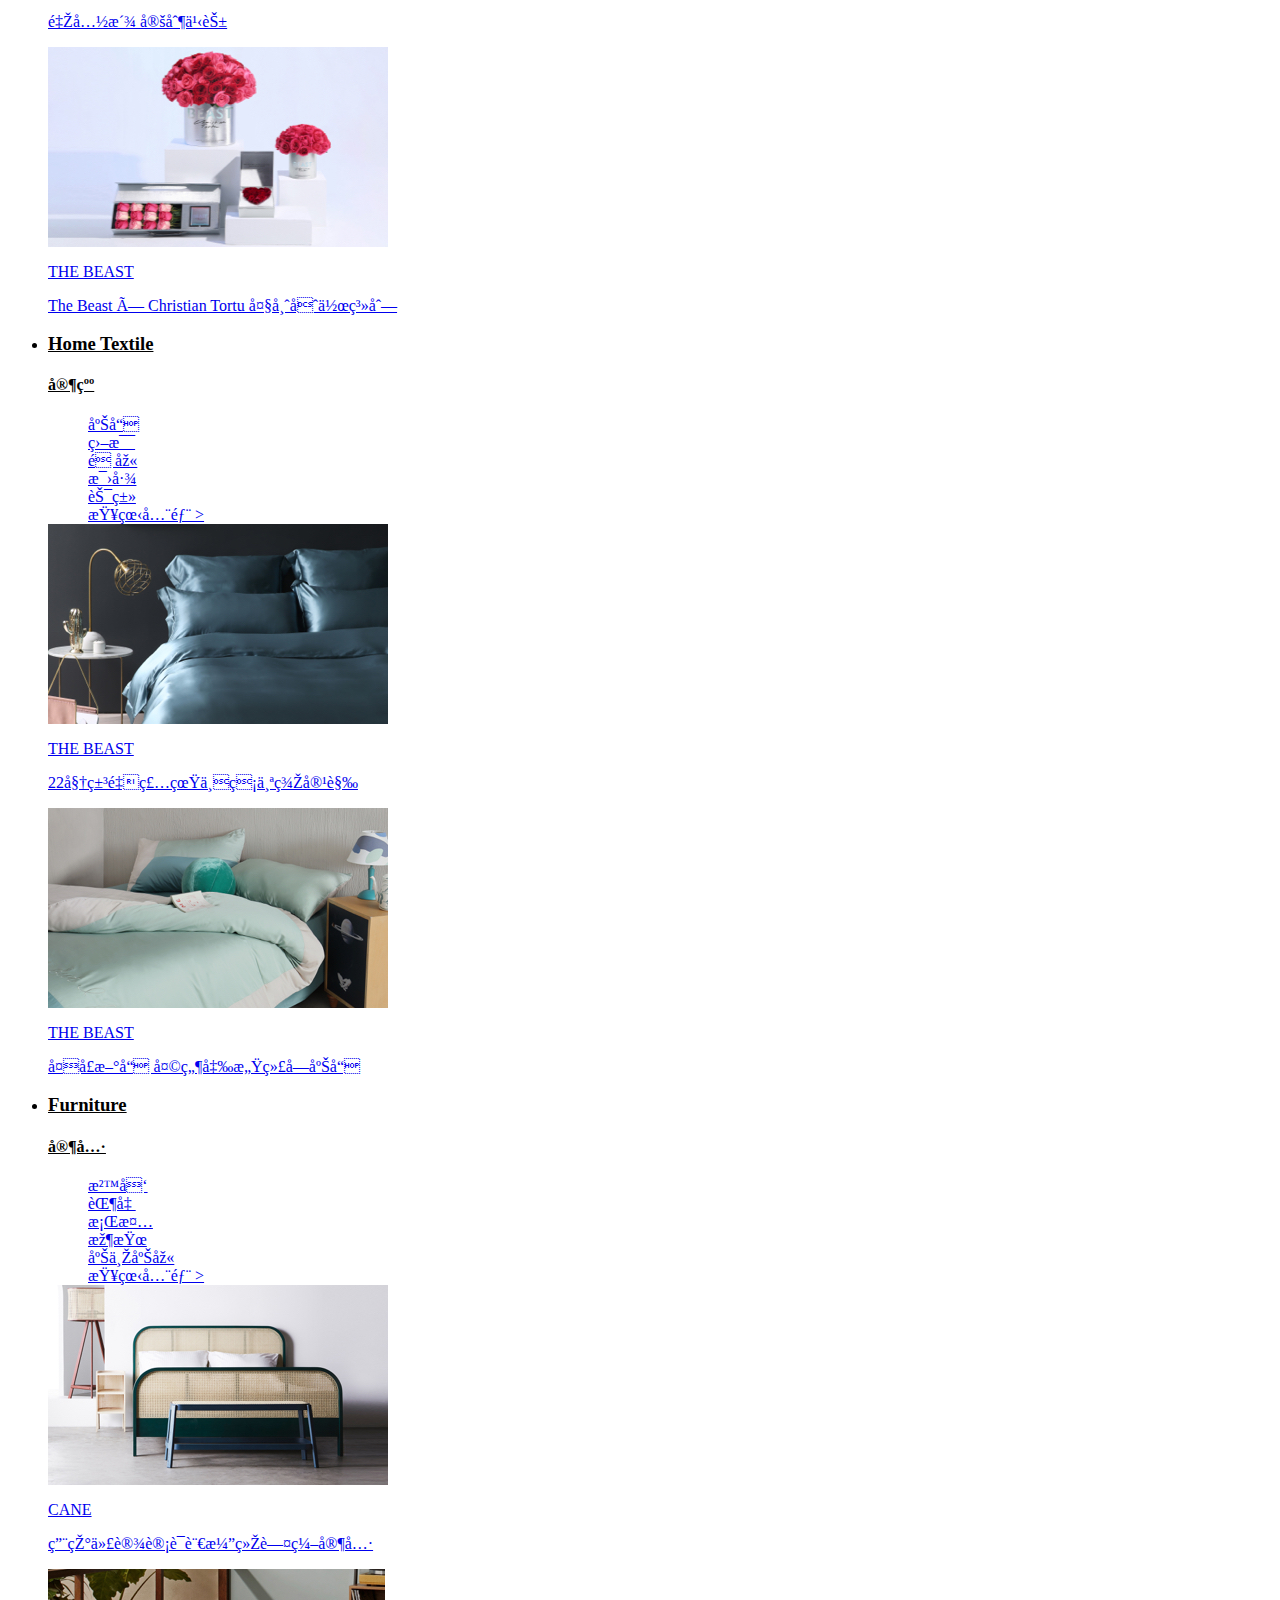
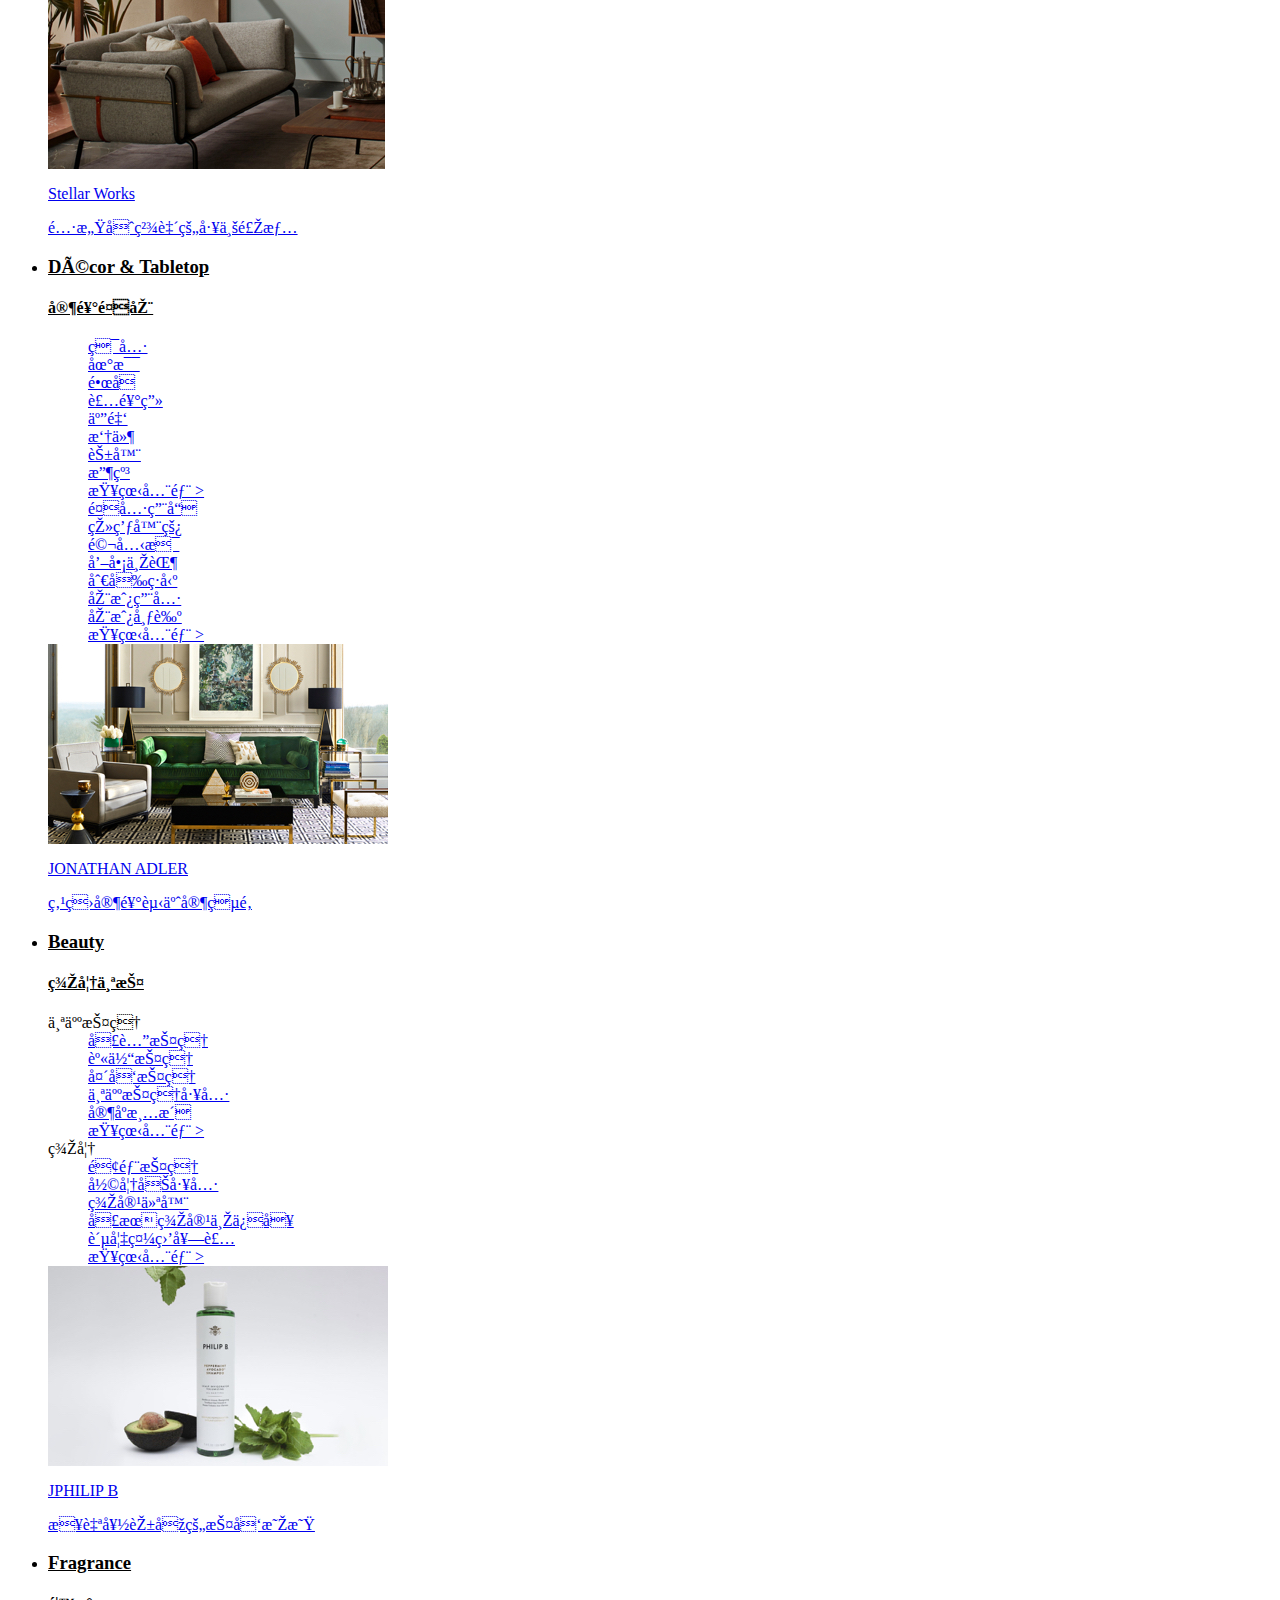
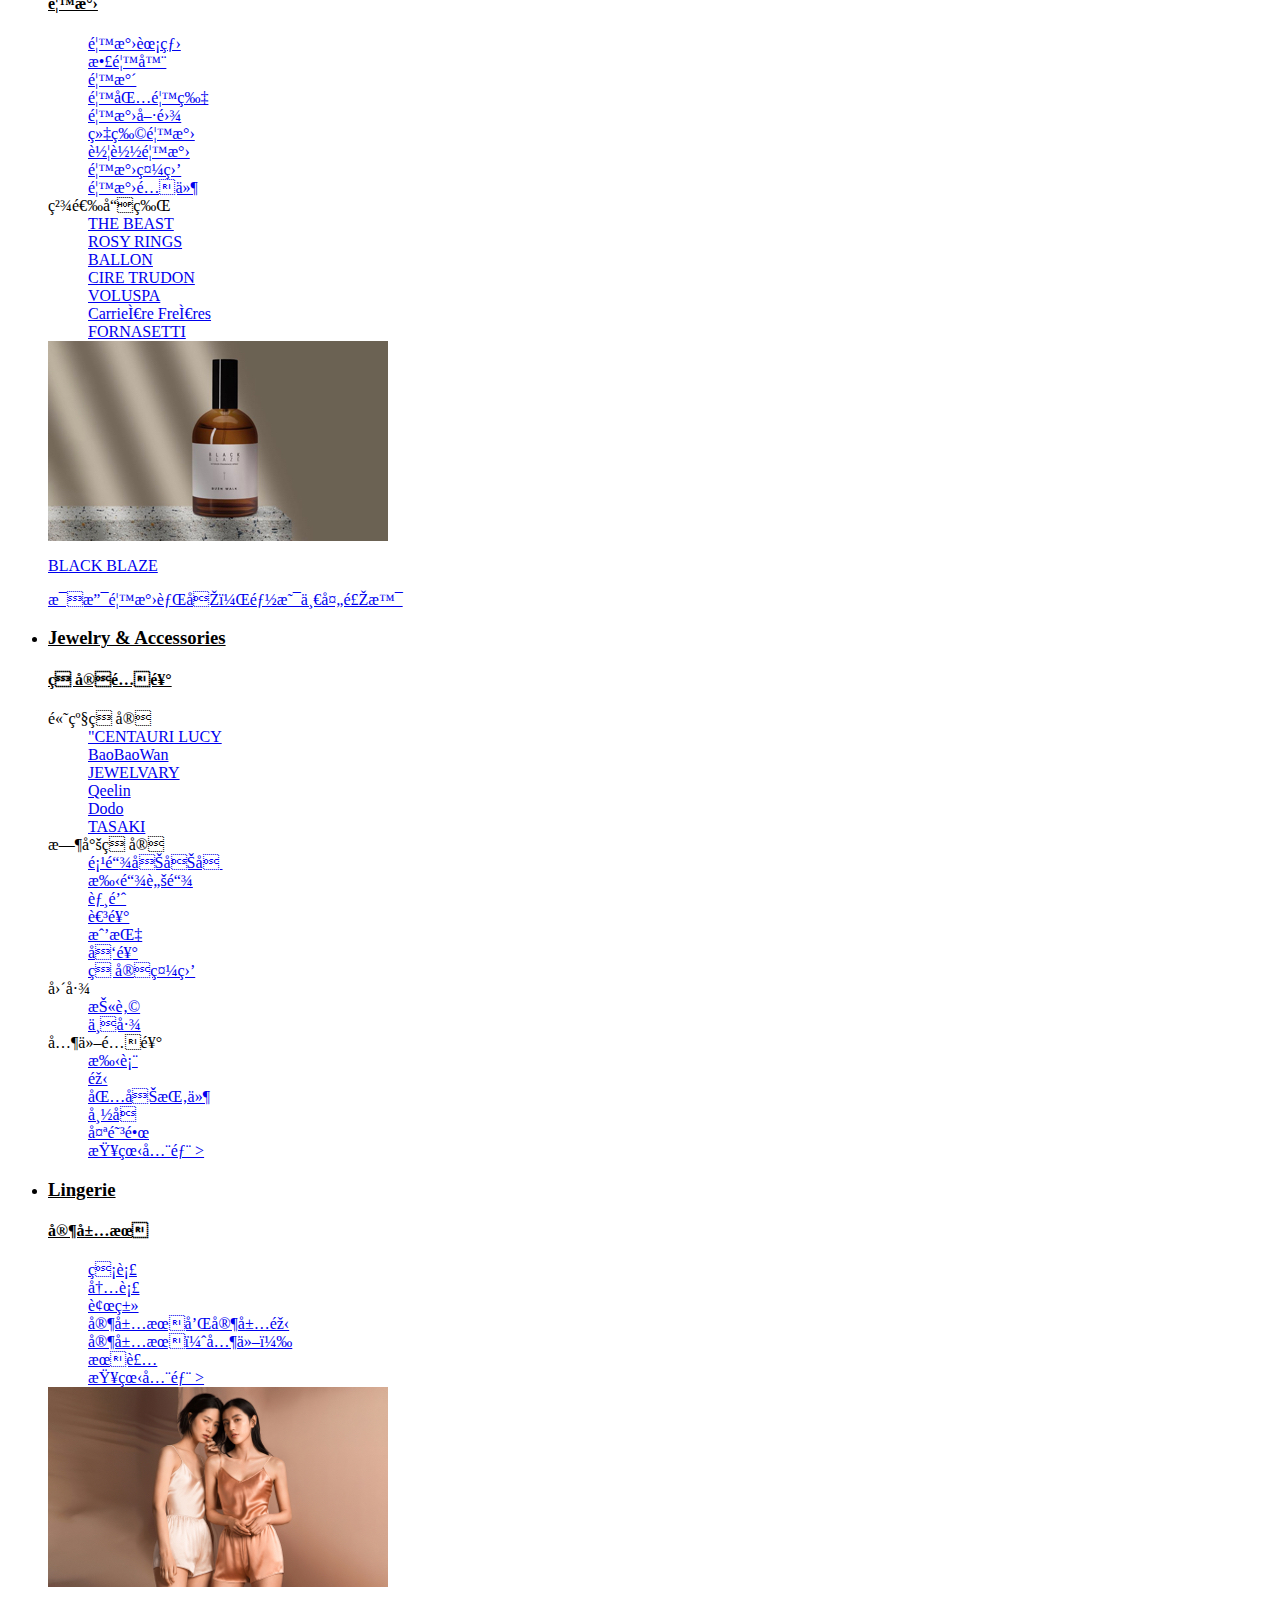
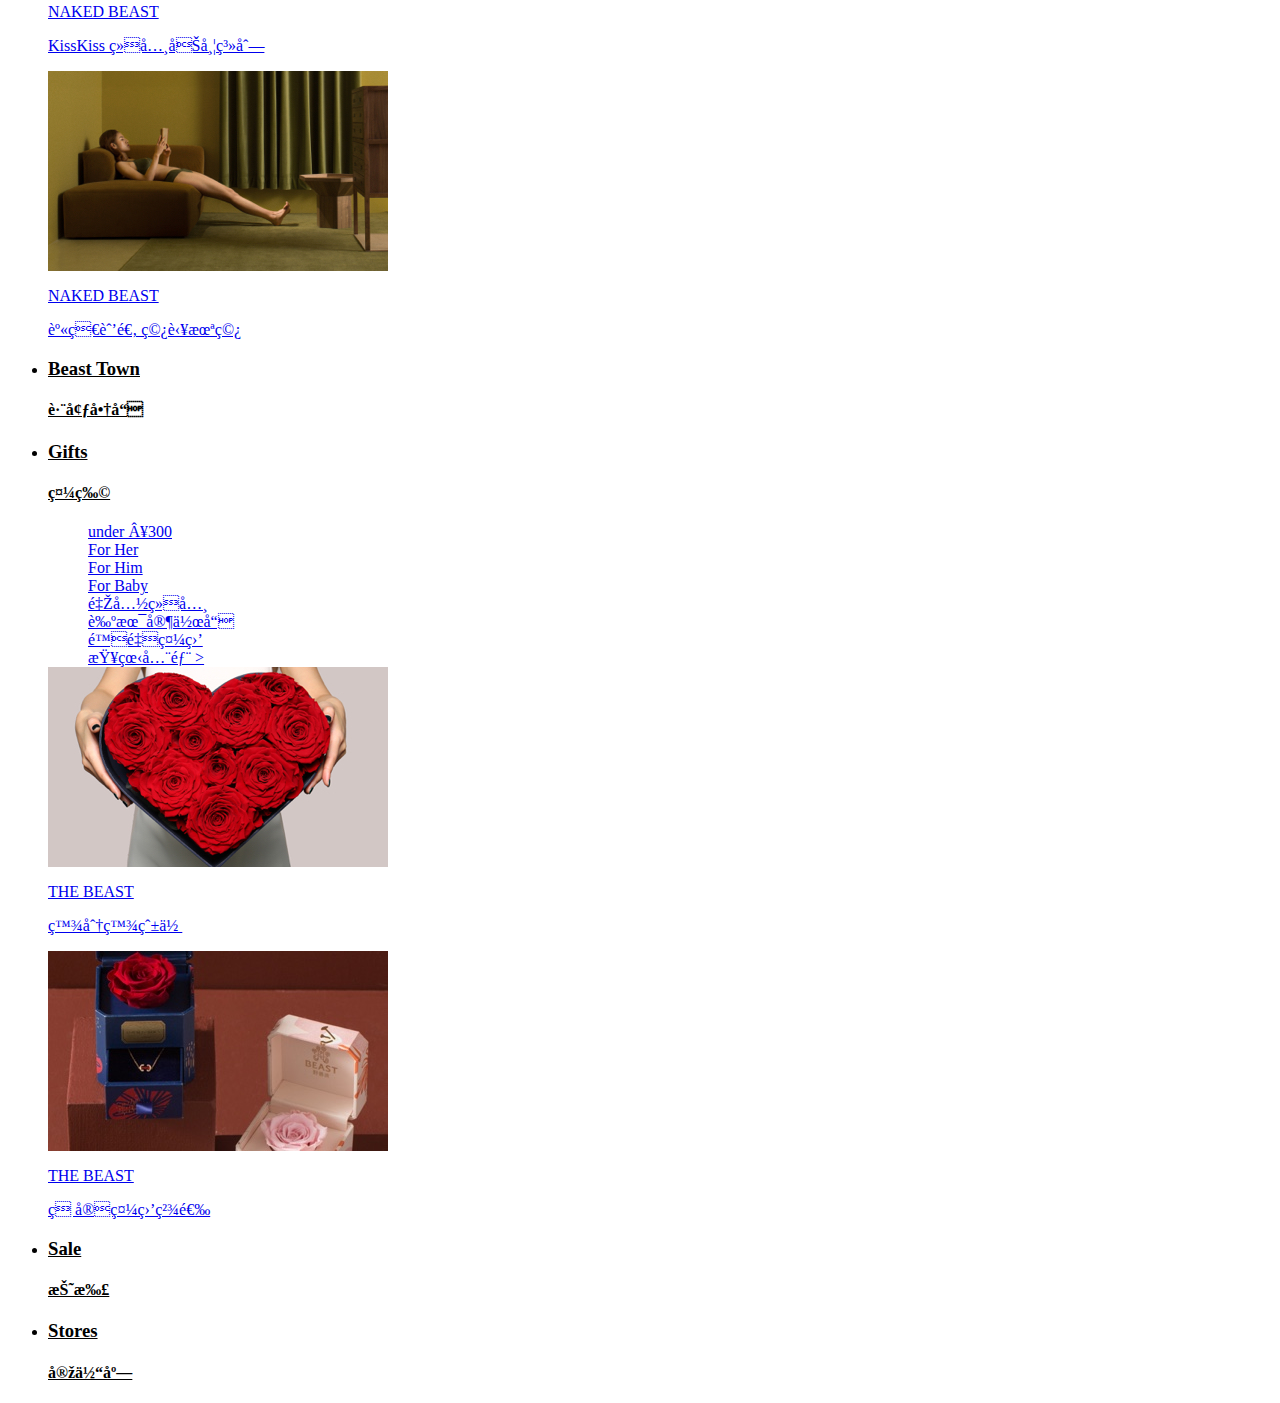
<file: Wxm/wang/my_pc/public/header.html>
<!-- <!DOCTYPE html>
<html lang="en">
<head>
    <meta charset="UTF-8">
    <meta name="viewport" content="width=device-width, initial-scale=1.0">
    <meta http-equiv="X-UA-Compatible" content="ie=edge">
    <title>header</title>
    <link rel="stylesheet" href="../public/css/header.css">
</head>
<body> -->
  <header id="header">
  <div class="header"> 
     <div class="k-show-head" >
               <div class="login" id="login">
                 欢迎来到 THE BEAST 野兽派！<a href="http://127.0.0.1:8080/login.html" style="color:#000000">登录/注册</a>
                  <div class="logo"><a href="http://127.0.0.1:8080/index.html"><img src="./images/bst-new-logo.png" alt="THE BEAST 野兽派"></a>
                  </div>
               </div>
               <div class="right-container">
                     <div class="form">
                       <input type="button" class="post" id="baidu_search">
                        <input type="text" class="text" id="skeyword">
                          <div class="cart_header">
                            <a id="a_count" href="http://127.0.0.1:8080/cart.html" ></a>
                          </div>
                    </div>
               </div>  
     </div>  
     <div class="show_table">
                <ul class="beast-menu">
                    <li style="color:rgb(210,67, 129);margin-right:20px;">
                      <div class="beast-menu__title" >
                        <a href="http://127.0.0.1:8080/product1.html" style="color:#d24381" > 
                          <h3>what's new </h3>
                          <h4>新鲜上架</h4>
                        </a>
                        <div class="m-line"></div> 
                      </div>
                        <div class="beast-menu__content">
                          <div class="small-item item-1">
                            <a href="">
                              <img src="./images/li1.jpg" alt="">
                              <p>PHILIP B </p>
                              <p>裴利毕沉香亮泽护发素  </p>
                            </a>
                          </div>
                          <div class="small-item item-1">
                              <a href="">
                                <img src="./images/li1.1.jpg" alt="">
                                <p>BLACK BLAZE </p>
                                <p>异境探寻家居喷雾 </p>
                              </a>
                            </div>
                            <div class="small-item item-1">
                                <a href="">
                                  <img src="./images/li1.2.jpg" alt="">
                                  <p>Monday Edition</p>
                                  <p>彩色玻璃耳饰 </p>
                                </a>
                              </div>
                              <div class="large-list">
                              <div class="large-item item-2">
                                  <a href="">
                                    <img src="./images/li1.3.jpg" alt="">
                                    <p>NAKED BEAST</p>
                                    <p>OVER THE RAINBOW 彩虹之上 新品上市</p>
                                  </a>
                                </div>
                              </div>
                        </div>  
                      </li>                
                  <li style="color: rgb(0, 0, 0); margin-right: 19.6667px;">
                  <div class="beast-menu__title">
                    <a href="http://127.0.0.1:8080/product2.html" style="color:#000000" > 
                      <h3>Flora </h3>
                      <h4>花艺</h4>
                      </a>
                      <div class="m-line"></div> 
                 </div>
                 <div class="beast-menu__content">
                   <div class="cate-list item-1">
                   <dl class="cate-item">
                     <dd>
                       <a href="#">鲜花</a>
                     </dd>
                     <dd>
                        <a href="#">永生花</a>
                      </dd>
                      <dd>
                         <a href="#">花器</a>
                       </dd>
                       <dd>
                        <a href="#">限量礼盒</a>
                        </dd>
                       <dd class="all"> 
                        <a href="#">查看全部&nbsp;&gt;</a>
                       </dd>
                   </dl>
                   </div>
                   <div class="large-list">
                     <div class="large-item item-2">
                       <a href="#">
                         <img src="./images/af2.jpg" alt="">
                         <p>THE BEAST</p>
                         <p>野兽派 定制之花</p>
                       </a>
                     </div>
                     <div class="large-item item-2">
                        <a href="#">
                          <img src="./images/af2.1.jpg" alt="">
                          <p>THE BEAST</p>
                          <p>The Beast × Christian Tortu 大师合作系列</p>
                        </a>
                      </div>
                   </div>
                </div>
                  </li>
                  <li style="color: rgb(0, 0, 0); margin-right: 19.6667px;">
                   <div class="beast-menu__title">
                    <a href="#" style="color:#000000" > 
                      <h3>Home Textile </h3>
                      <h4>家纺</h4>
                    </a>
                   <div class="m-line"></div> 
                  </div>
                  <div class="beast-menu__content">
                      <div class="cate-list item-1">
                      <dl class="cate-item">
                        <dd>
                          <a href="#">床品</a>
                        </dd>
                        <dd>
                           <a href="#">盖毯</a>
                         </dd>
                         <dd>
                            <a href="#">靠垫</a>
                          </dd>
                          <dd>
                           <a href="#">毛巾</a>
                           </dd>
                          <dd>
                           <a href="#">芯类</a>
                          </dd>
                          <dd class="all"> 
                           <a href="#">查看全部&nbsp;&gt;</a>
                          </dd>
                      </dl>
                      </div>
                      <div class="large-list">
                        <div class="large-item item-2">
                          <a href="#">
                            <img src="./images/3.0.jpg" alt="">
                            <p>THE BEAST</p>
                            <p>22姆米重磅真丝睡个美容觉</p>
                          </a>
                        </div>
                        <div class="large-item item-2">
                           <a href="#">
                             <img src="./images/3.1.jpg" alt="">
                             <p>THE BEAST</p>
                             <p>夏季新品 天然凉感绣字床品</p>
                           </a>
                         </div>
                      </div>
                   </div>
                  </li>
                  <li style="color: rgb(0, 0, 0); margin-right: 19.6667px;">
                    <div class="beast-menu__title">
                    <a href="#" style="color:#000000" > 
                      <h3>Furniture </h3>
                      <h4>家具</h4>
                    </a>
                  <div class="m-line"></div>  
                  </div>
                  <div class="beast-menu__content">
                      <div class="cate-list item-1">
                      <dl class="cate-item">
                        <dd>
                          <a href="#">沙发</a>
                        </dd>
                        <dd>
                           <a href="#">茶几</a>
                         </dd>
                         <dd>
                            <a href="#">桌椅</a>
                          </dd>
                          <dd>
                           <a href="#">架柜</a>
                           </dd>
                          <dd>
                           <a href="#">床与床垫</a>
                          </dd>
                          <dd class="all"> 
                           <a href="#">查看全部&nbsp;&gt;</a>
                          </dd>
                      </dl>
                      </div>
                      <div class="large-list">
                        <div class="large-item item-2">
                          <a href="#">
                            <img src="./images/4..0.jpg" alt="">
                            <p>CANE</p>
                            <p>用现代设计语言演绎藤编家具</p>
                          </a>
                        </div>
                        <div class="large-item item-2">
                           <a href="#">
                             <img src="./images/li4.2.jpg" alt="">
                             <p>Stellar Works</p>
                             <p>酷感又精致的工业风情</p>
                           </a>
                         </div>
                      </div>
                   </div>
                  </li>
                  <li style="color: rgb(0, 0, 0); margin-right: 19.6667px;">
                   <div class="beast-menu__title">
                    <a href="#" style="color:#000000" > 
                      <h3>Décor & Tabletop</h3>
                      <h4>家饰餐厨</h4>
                    </a>
                  <div class="m-line"></div>    
                  </div>
                  <div class="beast-menu__content">
                      <div class="cate-list item-1">
                      <dl class="cate-item">
                        <dd>
                          <a href="#">灯具</a>
                        </dd>
                        <dd>
                           <a href="#">地毯</a>
                         </dd>
                         <dd>
                            <a href="#">镜子</a>
                          </dd>
                          <dd>
                           <a href="#">装饰画</a>
                           </dd>
                          <dd>
                           <a href="#">五金</a>
                          </dd>
                          <dd>
                           <a href="#">摆件</a>
                          </dd>
                          <dd>
                           <a href="#">花器</a>
                          </dd>
                          <dd>
                           <a href="#">收纳</a>
                          </dd>
                          <dd class="all"> 
                           <a href="#">查看全部&nbsp;&gt;</a>
                          </dd>
                      </dl>
                      </div>
                     <div class="cate-list item-1">
                          <dl class="cate-item">
                            <dd>
                              <a href="#">餐具用品</a>
                            </dd>
                            <dd>
                               <a href="#">玻璃器皿</a>
                             </dd>
                             <dd>
                                <a href="#">马克杯</a>
                              </dd>
                              <dd>
                               <a href="#">咖啡与茶</a>
                               </dd>
                              <dd>
                               <a href="#">刀叉筷勺</a>
                              </dd>
                              <dd>
                               <a href="#">厨房用具</a>
                              </dd>
                              <dd>
                               <a href="#">厨房布艺</a>
                              </dd>
                              <dd class="all"> 
                               <a href="#">查看全部&nbsp;&gt;</a>
                              </dd>
                          </dl>
                      </div>
                      <div class="large-list">
                        <div class="large-item item-2">
                          <a href="#">
                            <img src="./images/li5.jpg" alt="">
                            <p>JONATHAN ADLER</p>
                            <p>点睛家饰赋予家灵魂</p>
                          </a>
                        </div>
                      </div>
                   </div>
                  </li>
                  <li style="color: rgb(0, 0, 0); margin-right: 19.6667px;">
                    <div class="beast-menu__title">
                    <a href="" style="color:#000000" > 
                      <h3>Beauty </h3>
                      <h4>美妆个护</h4>
                    </a>
                  <div class="m-line"></div>
                  </div>
                  <div class="beast-menu__content">
                      <div class="cate-list item-1">
                      <dl class="cate-item">
                       <dt>个人护理</dt>
                        <dd>
                          <a href="#">口腔护理</a>
                        </dd>
                        <dd>
                           <a href="#">身体护理</a>
                         </dd>
                         <dd>
                            <a href="#">头发护理</a>
                          </dd>
                          <dd>
                           <a href="#">个人护理工具</a>
                           </dd>
                          <dd>
                           <a href="#">家庭清洁</a>
                          </dd>
                          <dd class="all"> 
                           <a href="#">查看全部&nbsp;&gt;</a>
                          </dd>
                      </dl>
                      </div>
                     <div class="cate-list item-1">
                          <dl class="cate-item">
                            <dt>美妆</dt>
                            <dd>
                              <a href="#">面部护理</a>
                            </dd>
                            <dd>
                               <a href="#">彩妆及工具</a>
                             </dd>
                             <dd>
                                <a href="#">美容仪器</a>
                              </dd>
                              <dd>
                               <a href="#">口服美容与保健</a>
                               </dd>
                              <dd>
                               <a href="#">贵妇礼盒套装</a>
                              </dd>
                              <dd class="all"> 
                               <a href="#">查看全部&nbsp;&gt;</a>
                              </dd>
                          </dl>
                      </div>
                      <div class="large-list">
                        <div class="large-item item-2">
                          <a href="#">
                            <img src="./images/li6.jpg" alt="">
                            <p>JPHILIP B</p>
                            <p>来自好莱坞的护发明星</p>
                          </a>
                        </div>
                      </div>
                   </div>
                  </li>
                  <li style="color: rgb(0, 0, 0); margin-right: 19.6667px;">
                    <div class="beast-menu__title">
                    <a href="" style="color:#000000" > 
                      <h3>Fragrance</h3>
                      <h4>香氛</h4>
                    </a>
                   <div class="m-line"></div>
                  </div>
                  <div class="beast-menu__content">
                      <div class="cate-list item-1">
                      <dl class="cate-item">
                        <dd>
                          <a href="#">香氛蜡烛</a>
                        </dd>
                        <dd>
                           <a href="#">散香器</a>
                         </dd>
                         <dd>
                            <a href="#">香水</a>
                          </dd>
                          <dd>
                           <a href="#">香包香片</a>
                           </dd>
                          <dd>
                           <a href="#">香氛喷雾</a>
                          </dd>
                          <dd>
                           <a href="#">织物香氛</a>
                          </dd>
                          <dd>
                           <a href="#">车载香氛</a>
                          </dd>
                          <dd>
                           <a href="#">香氛礼盒</a>
                          </dd>
                          <dd> 
                           <a href="#">香氛配件</a>
                          </dd>
                      </dl>
                      </div>
                     <div class="cate-list item-1">
                          <dl class="cate-item">
                            <dt>精选品牌</dt>
                            <dd>
                              <a href="#">THE BEAST</a>
                            </dd>
                            <dd>
                               <a href="#">ROSY RINGS</a>
                             </dd>
                             <dd>
                                <a href="#">BALLON</a>
                              </dd>
                              <dd>
                               <a href="#">CIRE TRUDON</a>
                               </dd>
                              <dd>
                               <a href="#">VOLUSPA</a>
                              </dd>
                              <dd>
                               <a href="#">Carrière Frères</a>
                              </dd>
                              <dd>
                               <a href="#">FORNASETTI</a>
                              </dd>
                          </dl>
                      </div>
                      <div class="large-list">
                        <div class="large-item item-2">
                          <a href="#">
                            <img src="./images/li7.jpg" alt="">
                            <p>BLACK BLAZE</p>
                            <p>每支香氛背后，都是一处风景</p>
                          </a>
                        </div>
                      </div>
                   </div> 
                  </li>
                  <li style="color: rgb(0, 0, 0); margin-right: 19.6667px;">
                    <div class="beast-menu__title">
                    <a href="" style="color:#000000" > 
                      <h3>Jewelry & Accessories </h3>
                      <h4>珠宝配饰</h4>
                    </a>
                    <div class="m-line"></div>
                  </div>
                  <div class="beast-menu__content">
                      <div class="cate-list item-1">
                      <dl class="cate-item">
                        <dt>高级珠宝</dt>
                        <dd>
                          <a href="#">"CENTAURI LUCY</a>
                        </dd>
                        <dd>
                           <a href="#">BaoBaoWan</a>
                         </dd>
                         <dd>
                            <a href="#">JEWELVARY</a>
                          </dd>
                          <dd>
                           <a href="#">Qeelin</a>
                           </dd>
                          <dd>
                           <a href="#">Dodo</a>
                          </dd>
                          <dd>
                           <a href="#">TASAKI</a>
                          </dd>
                      </dl>
                      </div>
                     <div class="cate-list item-1">
                          <dl class="cate-item">
                            <dt>时尚珠宝</dt>
                            <dd>
                              <a href="#">项链及吊坠</a>
                            </dd>
                            <dd>
                               <a href="#">手链脚链</a>
                             </dd>
                             <dd>
                                <a href="#">胸针</a>
                              </dd>
                              <dd>
                               <a href="#">耳饰</a>
                               </dd>
                              <dd>
                               <a href="#">戒指</a>
                              </dd>
                              <dd>
                               <a href="#">发饰</a>
                              </dd>
                              <dd>
                               <a href="#">珠宝礼盒</a>
                              </dd>
                          </dl>
                      </div>
                      <div class="cate-list item-1">
                          <dl class="cate-item">
                            <dt>围巾</dt>
                            <dd>
                              <a href="#">披肩</a>
                            </dd>
                            <dd>
                               <a href="#">丝巾</a>
                             </dd>   
                          </dl>
                      </div>
                      <div class="cate-list item-1">
                          <dl class="cate-item">
                            <dt>其他配饰</dt>
                            <dd>
                              <a href="#">手表</a>
                            </dd>
                            <dd>
                               <a href="#">鞋</a>
                             </dd>
                             <dd>
                                <a href="#">包及挂件</a>
                              </dd>
                              <dd>
                               <a href="#">帽子</a>
                               </dd>
                               <dd>
                                  <a href="#">太阳镜</a>
                                  </dd>
                              <dd class="all"> 
                               <a href="#">查看全部&nbsp;&gt;</a>
                              </dd>
                          </dl>
                      </div>
                   </div> 
                  </li>
                  <li style="color: rgb(0, 0, 0); margin-right: 19.6667px;">
                    <div class="beast-menu__title">
                    <a href="" style="color:#000000" > 
                      <h3>Lingerie </h3>
                      <h4>家居服</h4>
                    </a>
                    <div class="m-line"></div>
                  </div>
                  <div class="beast-menu__content">
                      <div class="cate-list item-1">
                      <dl class="cate-item">
                        <dd>
                          <a href="#">睡衣</a>
                        </dd>
                        <dd>
                           <a href="#">内衣</a>
                         </dd>
                         <dd>
                            <a href="#">袜类</a>
                          </dd>
                          <dd>
                           <a href="#">家居服和家居鞋</a>
                           </dd>
                           <dd>
                             <a href="#">家居服（其他）</a>
                            </dd>
                            <dd>
                              <a href="#">服装</a>
                             </dd>
                          <dd class="all"> 
                           <a href="#">查看全部&nbsp;&gt;</a>
                          </dd>
                      </dl>
                      </div>
                      <div class="large-list">
                        <div class="large-item item-2">
                          <a href="#">
                            <img src="./images/li8.jpg" alt="">
                            <p>NAKED BEAST</p>
                            <p>KissKiss 经典吊带系列</p>
                          </a>
                        </div>
                        <div class="large-item item-2">
                           <a href="#">
                             <img src="./images/li8.1.jpg" alt="">
                             <p>NAKED BEAST</p>
                             <p>身着舒适 穿若未穿</p>
                           </a>
                         </div>
                      </div>
                   </div>
                  </li>

                  <li style="color: rgb(0, 0, 0); margin-right: 19.6667px;">
                    <div class="beast-menu__title">
                    <a href="" style="color:#000000" > 
                      <h3>Beast Town </h3>
                      <h4>跨境商品</h4>
                    </a>
                    <div class="m-line"></div>
                  </div>
                  </li>
                  <li style="color: rgb(0, 0, 0); margin-right: 19.6667px;">
                    <div class="beast-menu__title">
                    <a href="" style="color:#000000" > 
                      <h3>Gifts </h3>
                      <h4>礼物</h4>
                    </a>
                    <div class="m-line"></div>
                  </div>
                  <div class="beast-menu__content">
                      <div class="cate-list item-1">
                      <dl class="cate-item">
                        <dd>
                          <a href="#">under ¥300</a>
                        </dd>
                        <dd>
                           <a href="#">For Her</a>
                         </dd>
                         <dd>
                            <a href="#">For Him</a>
                          </dd>
                          <dd>
                           <a href="#">For Baby</a>
                           </dd>
                           <dd>
                           <a href="#">野兽经典</a>
                           </dd>
                           <dd>
                           <a href="#">艺术家作品</a>
                           </dd>
                           <dd>
                           <a href="#">限量礼盒</a>
                           </dd>
                          <dd class="all"> 
                           <a href="#">查看全部&nbsp;&gt;</a>
                          </dd>
                      </dl>
                      </div>
                      <div class="large-list">
                        <div class="large-item item-2">
                          <a href="#">
                            <img src="./images/li9.jpg" alt="">
                            <p>THE BEAST</p>
                            <p>百分百爱你</p>
                          </a>
                        </div>
                        <div class="large-item item-2">
                           <a href="#">
                             <img src="./images/li9.2.jpg" alt="">
                             <p>THE BEAST</p>
                             <p>珠宝礼盒精选</p>
                           </a>
                         </div>
                      </div>
                   </div>
                  </li>
                  <li style="color: rgb(0, 0, 0); margin-right: 19.6667px;">
                    <div class="beast-menu__title">
                    <a href="" style="color:#000000" > 
                      <h3>Sale </h3>
                      <h4>折扣</h4>
                    </a>
                    <div class="m-line"></div>
                  </div>
                  </li>
                  <li style="color: rgb(0, 0, 0); margin-right: 19.6667px;">
                    <div class="beast-menu__title">
                    <a href="" style="color:#000000" > 
                      <h3>Stores </h3>
                      <h4>实体店</h4>
                    </a>
                    <div class="m-line"></div>
                  </div>
                  </li>
                </ul>
   </div>
  </div>

  <script>
   $(".beast-menu").mouseenter(function(){

    $(".beast-menu__content").attr("height","280px");
   })
   
  </script>
  </header>
<!-- </body>
</html>
</file>
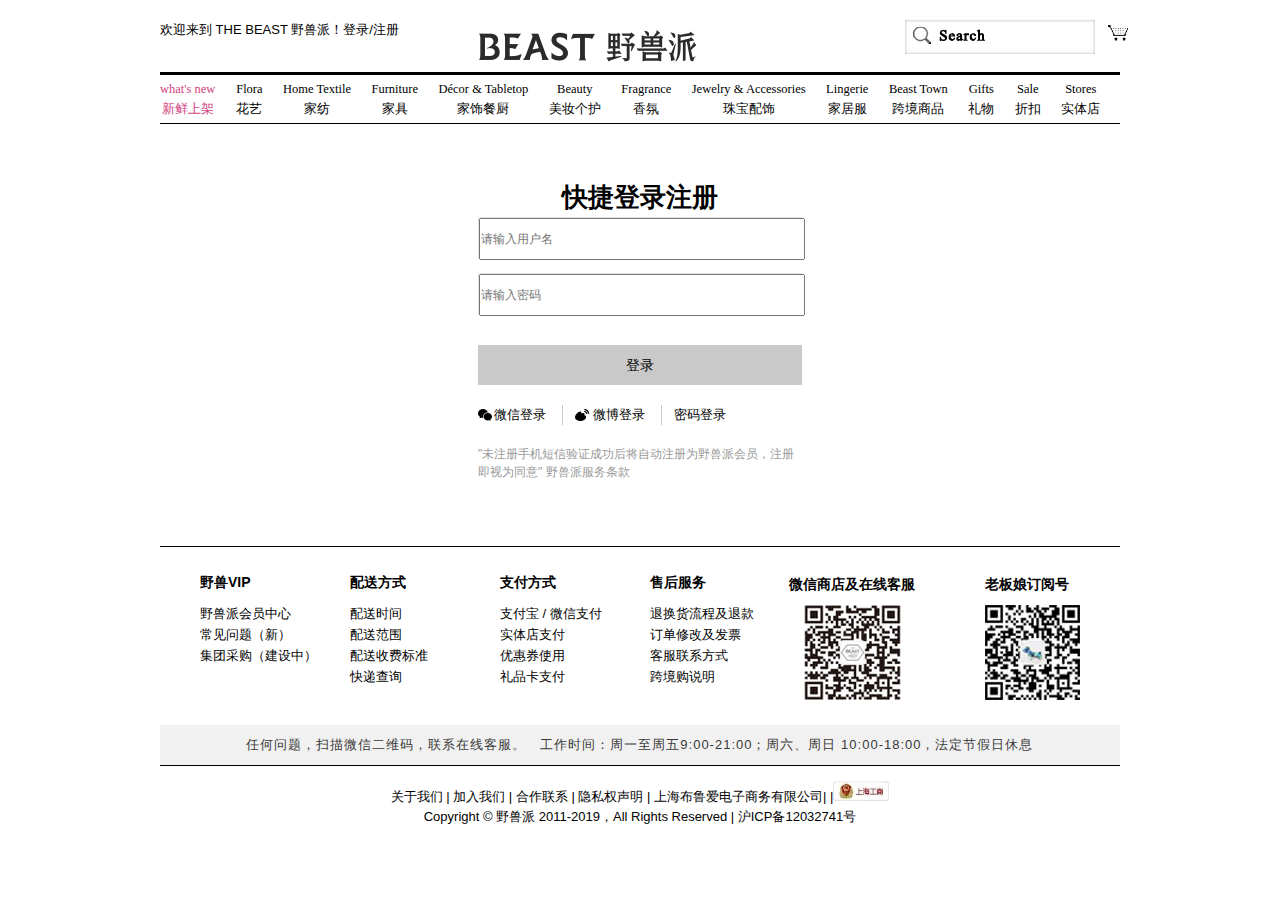
<file: Wxm/wang/my_pc/public/login.html>
<!DOCTYPE html>
<html lang="en">
<head>
    <meta charset="UTF-8">
    <meta name="viewport" content="width=div, initial-scale=1.0">
    <meta http-equiv="X-UA-Compatible" content="ie=edge">
    <title>login</title>
    <link rel="stylesheet" href="css/all.css">
    <style>
    .login-wrap{
        width:324px;
        margin: 54px auto 65px;
    }
    .login-wrap  input{
    width:100%;height: 38px;
    }
    .login-button{
        background: #c9c9c9;
        width: 100%;height: 40px;
        line-height: 40px;font-size: 14px;
        text-align: center;
        margin-top: 30px;
    }
   #login_input_name,#login_input_password{
       margin-bottom: 14px;
       border: 1px solid #e1e1e1;
       height: 40px;
       font-size: 14px;
       position: relative;
    }
    .oauth-login{
        padding-top: 20px;
        display: flex;
    }
    .oauth-login .wechat-login{
     background-image: url(./images/login/wechat-icon.png);
    background-repeat: no-repeat;
    background-size: 14px 12px;
    background-position: left center;
    padding: 0 16px 0 16px;
    border-right: 1px solid #C9C9C9;
    }
    .oauth-login .sina-login{
    background-image: url(./images/login/sina-icon.png);
    background-repeat: no-repeat;
    background-size: 14px 12px;
    background-position: 12px center;
    padding: 0 16px 0 30px;
    border-right: 1px solid #C9C9C9;
}
.register-rule{
    padding-top: 20px;
    font-size: 12px;
    color: #9A9A9A;
}

    </style>
</head>
<body>
    <header id="header"></header>
    <div class="login-wrap">
        <h1 style="text-align:center">快捷登录注册</h1>
        <div id="login_input_name">
            <input type="text" placeholder="请输入用户名" id="uname">
            <span id="uname_msg"></span><br>
       </div>
       <div id="login_input_password">
           <input type="password" placeholder="请输入密码" id="upwd">
           <span id="upwd_msg"></span>
       </div>
       <div class="login-button" onclick="click()" type="button">登录</div>
       <div class="oauth-login">
           <div class="wechat-login">微信登录</div>
           <div class="sina-login">微博登录</div>
           <div class="password-login-switch" style=" padding-left: 12px;">密码登录</div>
       </div>
       <div class="register-rule">    
        "未注册手机短信验证成功后将自动注册为野兽派会员，注册即视为同意"
        <span >
            野兽派服务条款
        </span>
       </div>
       <div id="errpage"></div>
    </div>
    <footer id="footer"></footer>
    <script src="js/jquery-1.11.3.js"></script>
    <script src="js/footer.js"></script>
    <script src="js/header.js"></script>
    <script>
    
    </script>
</body>
</html>
</file>
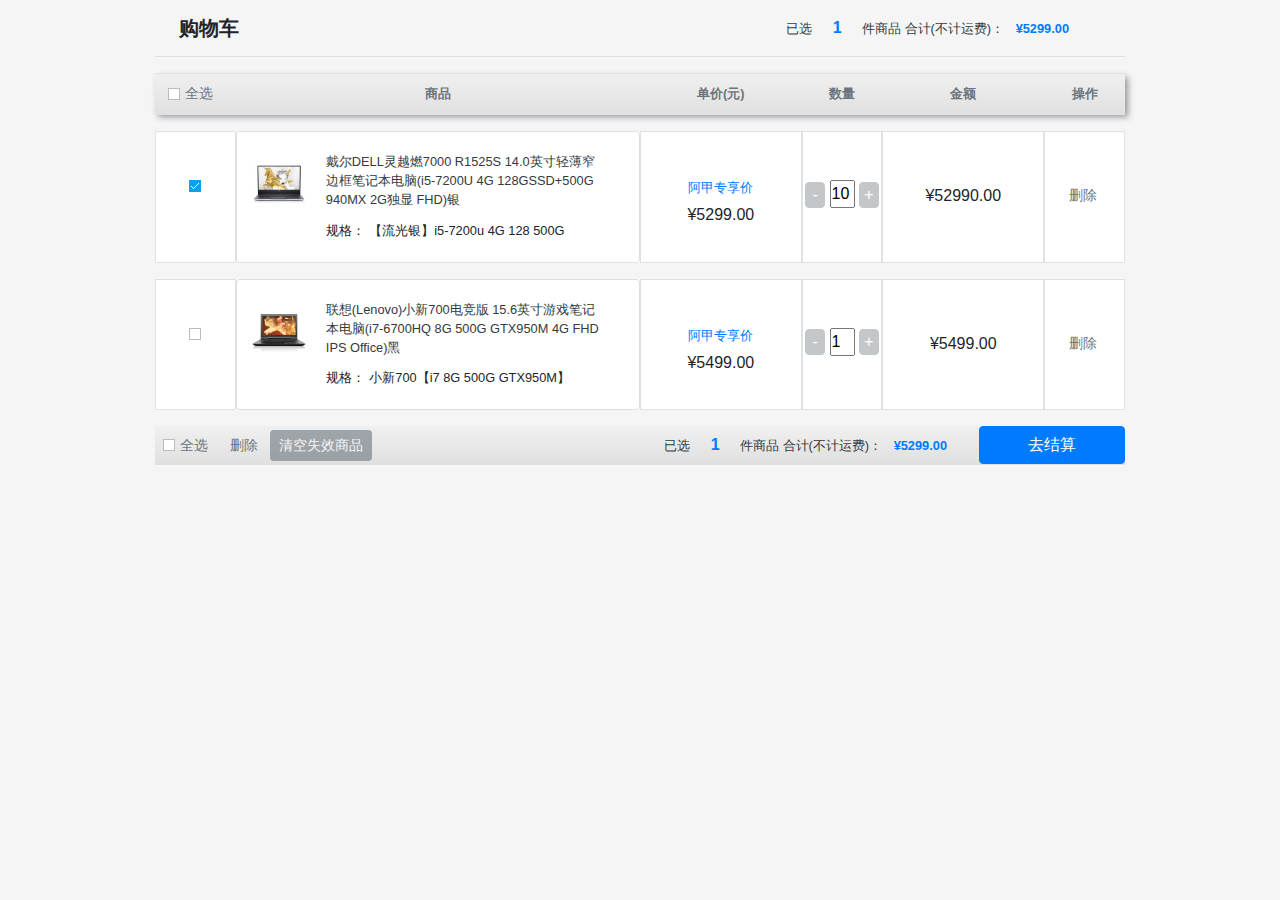
<file: Wxm/wang/my_pc/project/public/cart.html>
<!DOCTYPE html>
<html lang="en">
<head>
  <meta charset="UTF-8">
  <meta name="viewport" content="width=device-width, initial-scale=1.0">
  <meta http-equiv="X-UA-Compatible" content="ie=edge">
  <title>Document</title>
  <link rel="stylesheet" href="css/bootstrap.css">
  <link rel="stylesheet" href="css/base.css">
  <link rel="stylesheet" href="css/cart.css">
</head>
<body>
  <header id="header" class="container">
  </header>
  <main id="main" class="container">
    <div class="d-flex flex-column flex-md-row align-items-center p-3 px-md-4 mb-3 bg-transparent border-bottom box-shadow">
      <h5 class="my-0 mr-md-auto font-weight-bold">购物车</h5>
      <nav class="my-2 my-md-0 mr-md-3">
        <span class="p-2 text-dark small">已选</span>
        <span class="p-2 text-primary font-weight-bold">1</span>
        <span class="p-2 text-dark small">件商品 合计(不计运费)：</a>
        <span class="p-2 text-primary font-weight-bold">¥5299.00</span>
      </nav>
    </div>
    <table id="cart" class="table">
      <thead>
        <tr class="small text-muted text-center">
          <th class="py-1">
            <img src="img/cart/product_normal.png" alt=""><span class="btn btn-sm text-muted pl-1">全选</span>
          </th>
          <th class="align-middle py-1">商品</th>
          <th class="align-middle py-1">单价(元)</th>
          <th class="align-middle py-1">数量</th>
          <th class="align-middle py-1">金额</th>
          <th class="align-middle py-1">操作</th>
        </tr>
      </thead>
    </table>
    <div class="container">
      <div class="row bg-white mb-3">
        <div class="col-md-1 border text-center">
          <img class="mt-5" src="img/cart/product_true.png" data-iid="33" alt="">
        </div>
        <div class="col-md-5 card flex-md-row box-shadow">
          <a href="product_details.html?lid=19">
            <img class="card-img-left flex-auto d-none d-md-block mt-4" src="img/product/sm/57bbc38eN9def8042.jpg">
          </a>
          <div class="card-body d-flex flex-column align-items-start">
            <a class="text-dark small" href="product_details.html?lid=19">戴尔DELL灵越燃7000 R1525S 14.0英寸轻薄窄边框笔记本电脑(i5-7200U 4G 128GSSD+500G 940MX 2G独显 FHD)银</a>
            <p class="card-text mb-auto mt-2">
              <span class="small">规格：</span>
              <span class="color-desc small">【流光银】i5-7200u 4G 128 500G</span>
            </p>
          </div>
        </div>
        <div class="col-md-2 border text-center pt-5">
          <h6 class="text-primary small">阿甲专享价</h6>
          <p>¥5299.00</p>
        </div>
        <div class="col-md-1 border px-0 py-5 text-center">
          <button class="btn btn-secondary p-0 py-0 border-1" type="button">-</button>
          <input type="text" class="p-0 m-0"value="10" >
          <button class="btn btn-secondary p-0 py-0 border-1" type="button">+</button>
        </div>
        <div class="col-md-2 border pt-5 text-center">
          <span class="d-inline-block py-1">¥52990.00</span>
        </div>
        <div class="col-md-1 border py-5">
          <a class="btn btn-sm btn-link text-muted text-center small" href="#" data-iid="33">删除</a>
        </div>
      </div>
      <div class="row bg-white mb-3">
        <div class="col-md-1 border text-center">
          <img class="mt-5" src="img/cart/product_normal.png" data-iid="33" alt="">
        </div>
        <div class="col-md-5 card flex-md-row box-shadow">
          <a href="product_details.html?lid=18">
            <img class="card-img-left flex-auto d-none d-md-block mt-4" src="img/product/sm/587f476aNcfbf7869.jpg">
          </a>
          <div class="card-body d-flex flex-column align-items-start">
            <a class="text-dark small" href="product_details.html?lid=18">联想(Lenovo)小新700电竞版 15.6英寸游戏笔记本电脑(i7-6700HQ 8G 500G GTX950M 4G FHD IPS Office)黑</a>
            <p class="card-text mb-auto mt-2">
              <span class="small">规格：</span>
              <span class="color-desc small">小新700【i7 8G 500G GTX950M】</span>
            </p>
          </div>
        </div>
        <div class="col-md-2 border text-center pt-5">
          <h6 class="text-primary small">阿甲专享价</h6>
          <p>¥5499.00</p>
        </div>
        <div class="col-md-1 border px-0 py-5 text-center">
          <button class="btn btn-secondary p-0 py-0 border-1" type="button">-</button>
          <input type="text" class="p-0 m-0"value="1" >
          <button class="btn btn-secondary p-0 py-0 border-1" type="button">+</button>
        </div>
        <div class="col-md-2 border pt-5 text-center">
          <span class="d-inline-block py-1">¥5499.00</span>
        </div>
        <div class="col-md-1 border py-5">
          <a class="btn btn-sm btn-link text-muted text-center small" href="#" data-iid="69">删除</a>
        </div>
      </div>
    </div>
    <div id="cart-footer" class="d-flex flex-column flex-md-row align-items-center pl-2 pr-0 my-3 border-bottom box-shadow">
      <span class="my-0 mr-md-auto small">
        <img src="img/cart/product_normal.png" alt=""><span class="btn btn-sm text-muted pl-1">全选</span> 
        <a class="btn btn-sm btn-link text-muted" href="#">删除</a>
        <a class="btn btn-sm btn-secondary" href="#">清空失效商品</a>
      </span>
      <nav class="my-2 my-md-0 mr-md-3">
        <span class="p-2 text-dark small">已选</span>
        <span class="p-2 text-primary font-weight-bold">1</span>
        <span class="p-2 text-dark small">件商品 合计(不计运费)：</a>
        <span class="p-2 text-primary font-weight-bold">¥5299.00</span>
      </nav>
      <a class="btn btn-primary px-5" href="#">去结算</a>
    </div>
    <!-- Modal -->
    <div class="modal fade" id="myModal" tabindex="-1" role="dialog" aria-labelledby="exampleModalLabel" aria-hidden="true">
      <div class="modal-dialog" role="document">
        <div class="modal-content">
          <div class="modal-body pt-5 pl-5">
            <p id="alertMsg_info"> <img style="height:50px;" src="img/register/tan.png" alt=""><span class="ml-5 pl-5">您尚未登录！</span></p>
          </div>
          <div class="modal-footer">
            <button type="button" class="btn btn-warning text-white" onclick="javascript:location.href='login.html'">确定</button>
          </div>
        </div>
      </div>
    </div>
  </main>
  <footer id="footer" class="container">
  </footer>
  <script src="js/jquery-3.2.1.js"></script>
  <script src="js/bootstrap.js"></script>
  <script>
    //$('#myModal').modal('show');
  </script>
</body>
</html>
</file>
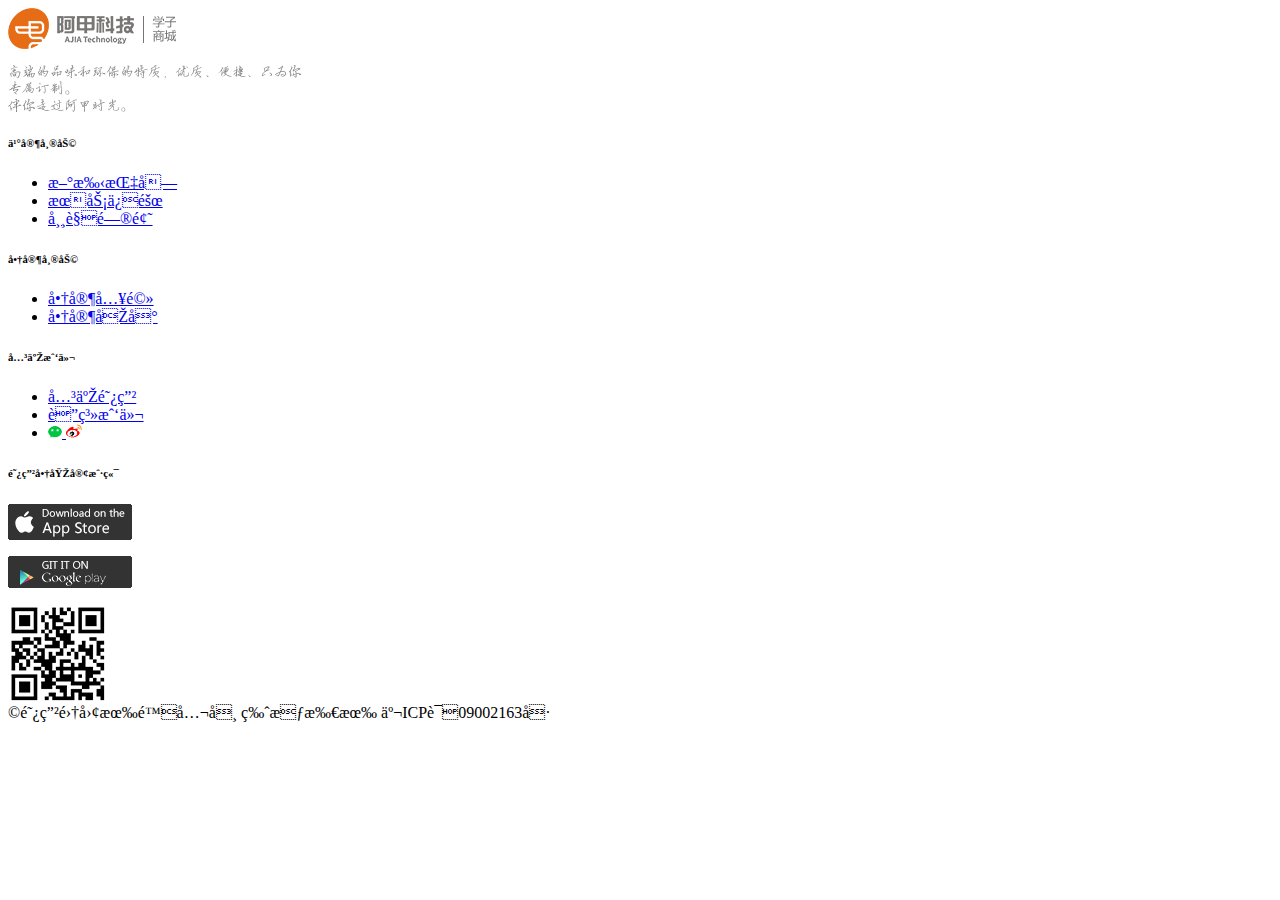
<file: Wxm/wang/my_pc/project/public/footer.html>
<!-- <!DOCTYPE html>
<html lang="en">
<head>
  <meta charset="UTF-8">
  <meta name="viewport" content="width=device-width, initial-scale=1.0">
  <meta http-equiv="X-UA-Compatible" content="ie=edge">
  <title>Document</title>
  <link rel="stylesheet" href="css/bootstrap.css">
  <link rel="stylesheet" href="css/base.css">
  <link rel="stylesheet" href="css/header.css">
  <link rel="stylesheet" href="css/index.css">
  <link rel="stylesheet" href="css/footer.css">
</head>
<body> -->
  <header id="header" class="container">
  </header>
  <main id="main" class="container">
  </main>
  <footer id="footer" class="bg-white pt-4">
    <div class="row">
      <div class="col-md-4">
        <p>
          <img src="img/footer/logo.png">
        </p>
        <p>
          <img src="img/footer/footerFont.png">
        </p>
      </div>
      <div class="col-md-4">
        <div class="row">
          <div class="col-4 col-md">
            <h6>买家帮助</h6>
            <ul class="list-unstyled text-small">
              <li><a class="text-muted small" href="#">新手指南</a></li>
              <li><a class="text-muted small" href="#">服务保障</a></li>
              <li><a class="text-muted small" href="#">常见问题</a></li>
            </ul>
          </div>
          <div class="col-4 col-md">
            <h6>商家帮助</h6>
            <ul class="list-unstyled text-small">
              <li><a class="text-muted small" href="#">商家入驻</a></li>
              <li><a class="text-muted small" href="#">商家后台</a></li>
            </ul>
          </div>
          <div class="col-4 col-md">
            <h6>关于我们</h6>
            <ul class="list-unstyled text-small">
              <li><a class="text-muted small" href="#">关于阿甲</a></li>
              <li><a class="text-muted small" href="#">联系我们</a></li>
              <li><a class="text-muted" href="#">
                <img src="img/footer/wechat.png">
                <img src="img/footer/sinablog.png">
              </a></li>
            </ul>
          </div>
        </div>
      </div>
      <div class="col-md-4">
        <div class="row">
          <div class="col-6 col-md pl-5 pr-0">
            <h6>阿甲商城客户端</h6>
            <p>
              <img src="img/footer/ios.png">
            </p>
            <p>
              <img src="img/footer/android.png">
            </p>
          </div>
          <div class="col-6 col-md pl-4 pr-0">
            <img src="img/footer/erweima.png">
          </div>
        </div>
      </div>
    </div>
    <nav class="navbar navbar-light justify-content-center text-muted small">
      &copy;阿甲集团有限公司 版权所有 京ICP证09002163号
    </nav>
  </footer>
  <!-- <script src="js/jquery-3.2.1.js"></script>
  <script src="js/bootstrap.js"></script>
</body>
</html> -->
</file>
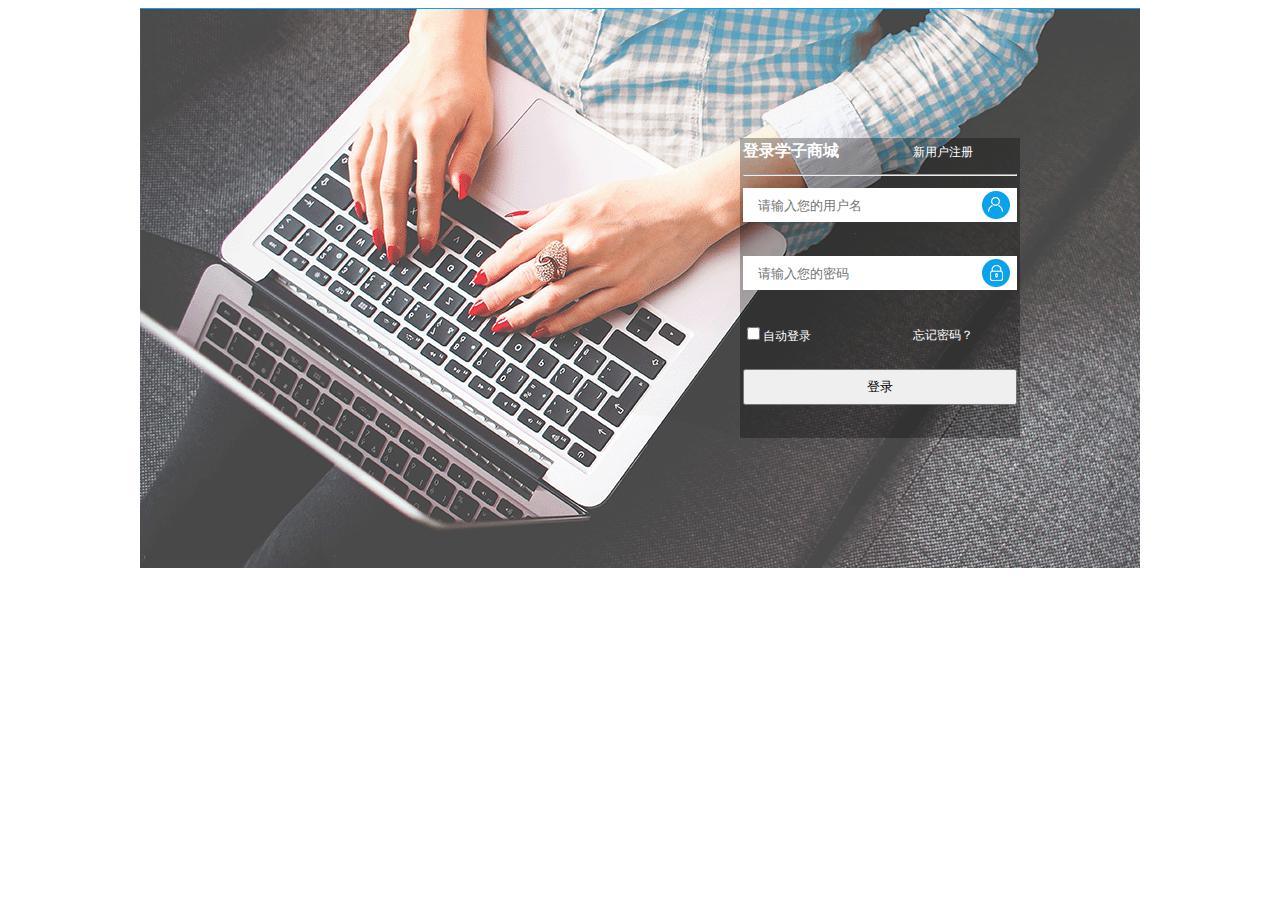
<file: Wxm/wang/my_pc/project/public/login.html>
<!doctype html>
<html>
  <head>
    <title>网页</title>
    <meta charset="utf-8">
    <style>
      #container{
        width:1000px;
        height:560px;
        background:url(img/register/bg.png) no-repeat;
        margin:0 auto;
      }
      #container div.black{
        width:280px;
        height:300px;
        background:rgba(0,0,0,.3);
        margin:130px 0 0 600px;
      }
      #container div.black table{
        width:100%;
      }
      #container h4{
        color:#fff;
        margin:0;
      }
      #container a{
        color:#fff;
        text-decoration:none;
        font-size:12px;
      }
      input.uname,input.upwd{
        width:100%;
        height:34px;
        border:none;
        outline:0;
        padding-left:15px;
        margin-bottom:30px;
        box-sizing:border-box;
        background:#fff url(img/register/yhm.png) no-repeat 97% center;
      }
      input.upwd{
        background-image:url(img/register/mm.png);
      }
      input.login{
        width:100%;
        height:36px;
        margin-top:20px;
      }
      td.autoLogin{
        color:#fff;
        font-size:12px;
      }
      
    </style>
  </head>
  <body>
     <div id="container">
        <table></table>
        <div class="black">
          <table>
            <tr>
              <td>
                <h4>登录学子商城</h4>
              </td>
              <td>
                <a href="#">新用户注册</a>
              </td>
            </tr>
            <tr>
              <td colspan="2"><hr></td>
            </tr>
            <tr>
              <td colspan="2">
                <input type="text" placeholder="请输入您的用户名" class="uname" name="uname">
              </td>
            </tr>
            <tr>
              <td colspan="2">
                <input type="password" placeholder="请输入您的密码" class="upwd" name="upwd">
              </td>
            </tr>
            <tr>
              <td class="autoLogin">
                <input type="checkbox">自动登录
              </td>
              <td>
                <a href="#">忘记密码？</a>
              </td>
            </tr>
            <tr>
              <td colspan="2">
                <input type="button" value="登录" class="login">
              </td>
            </tr>
          </table>
        </div>
     </div>
  </body>
</html>
</file>
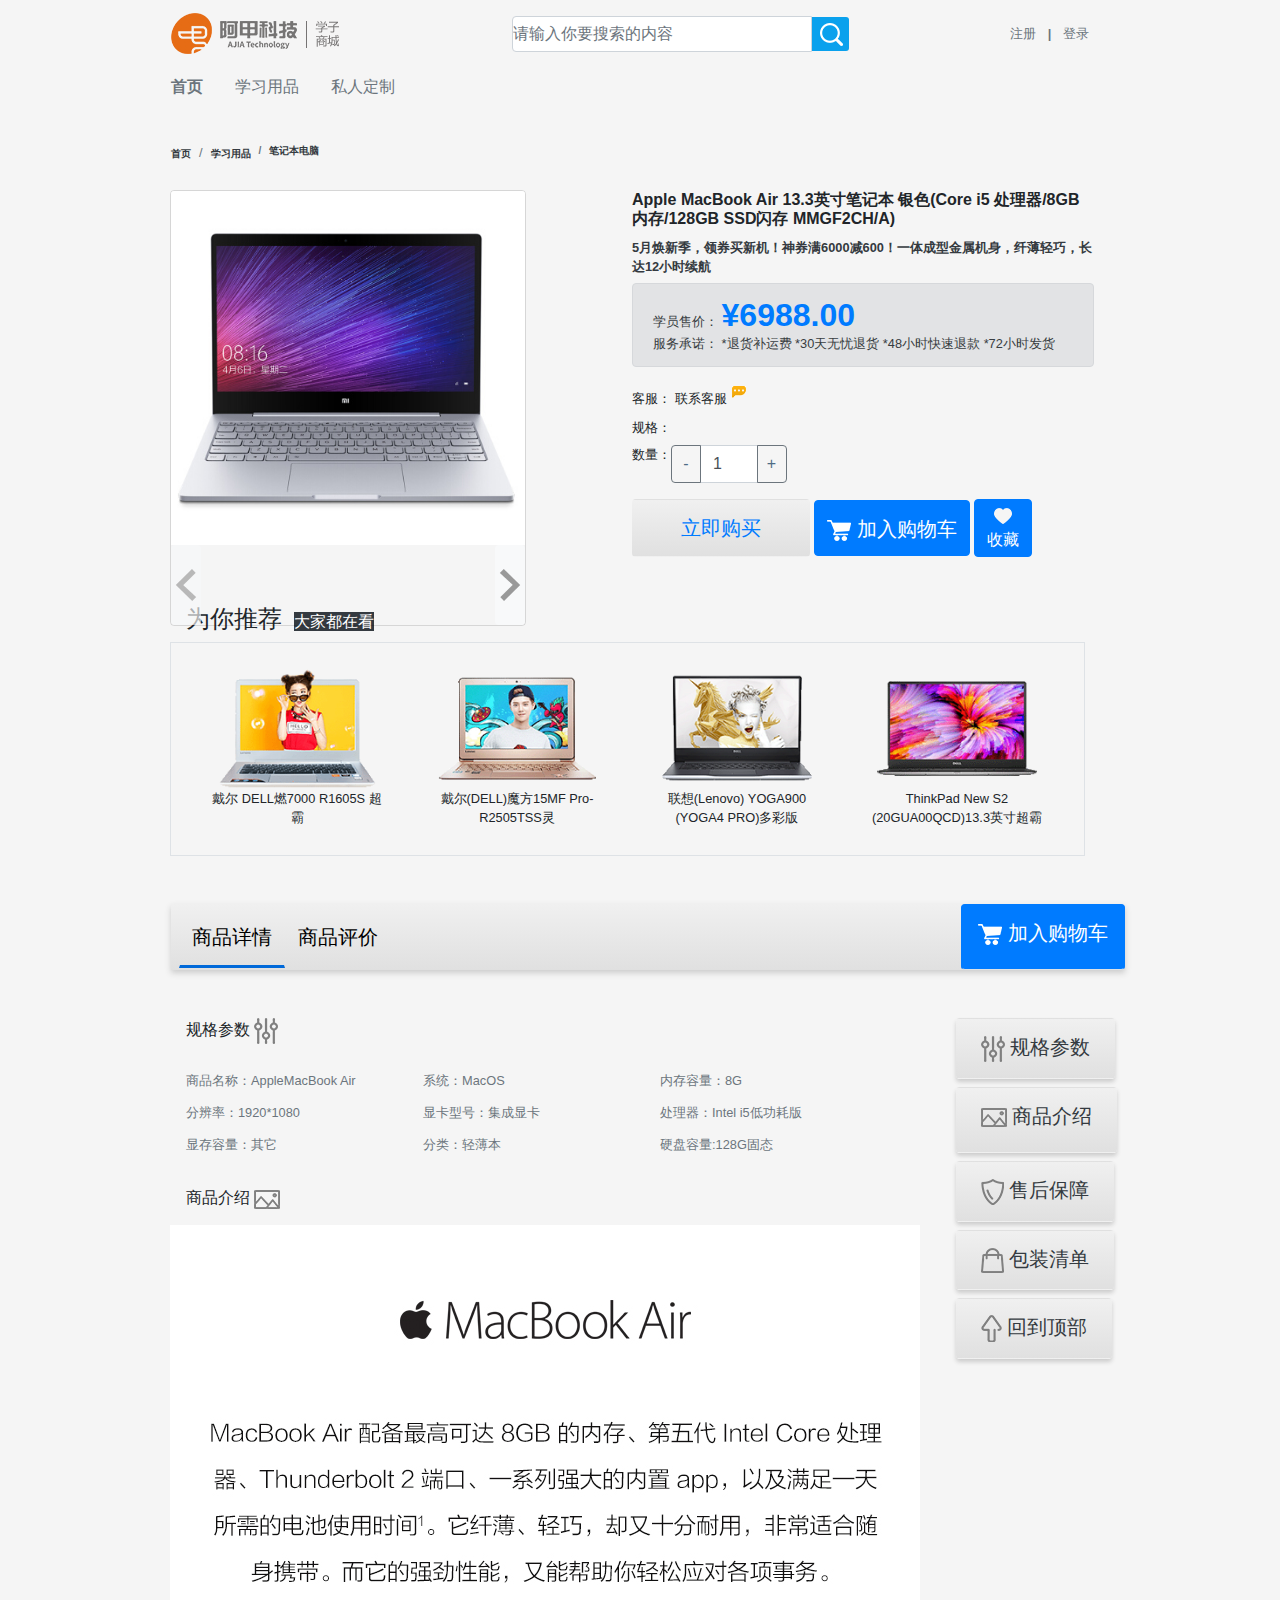
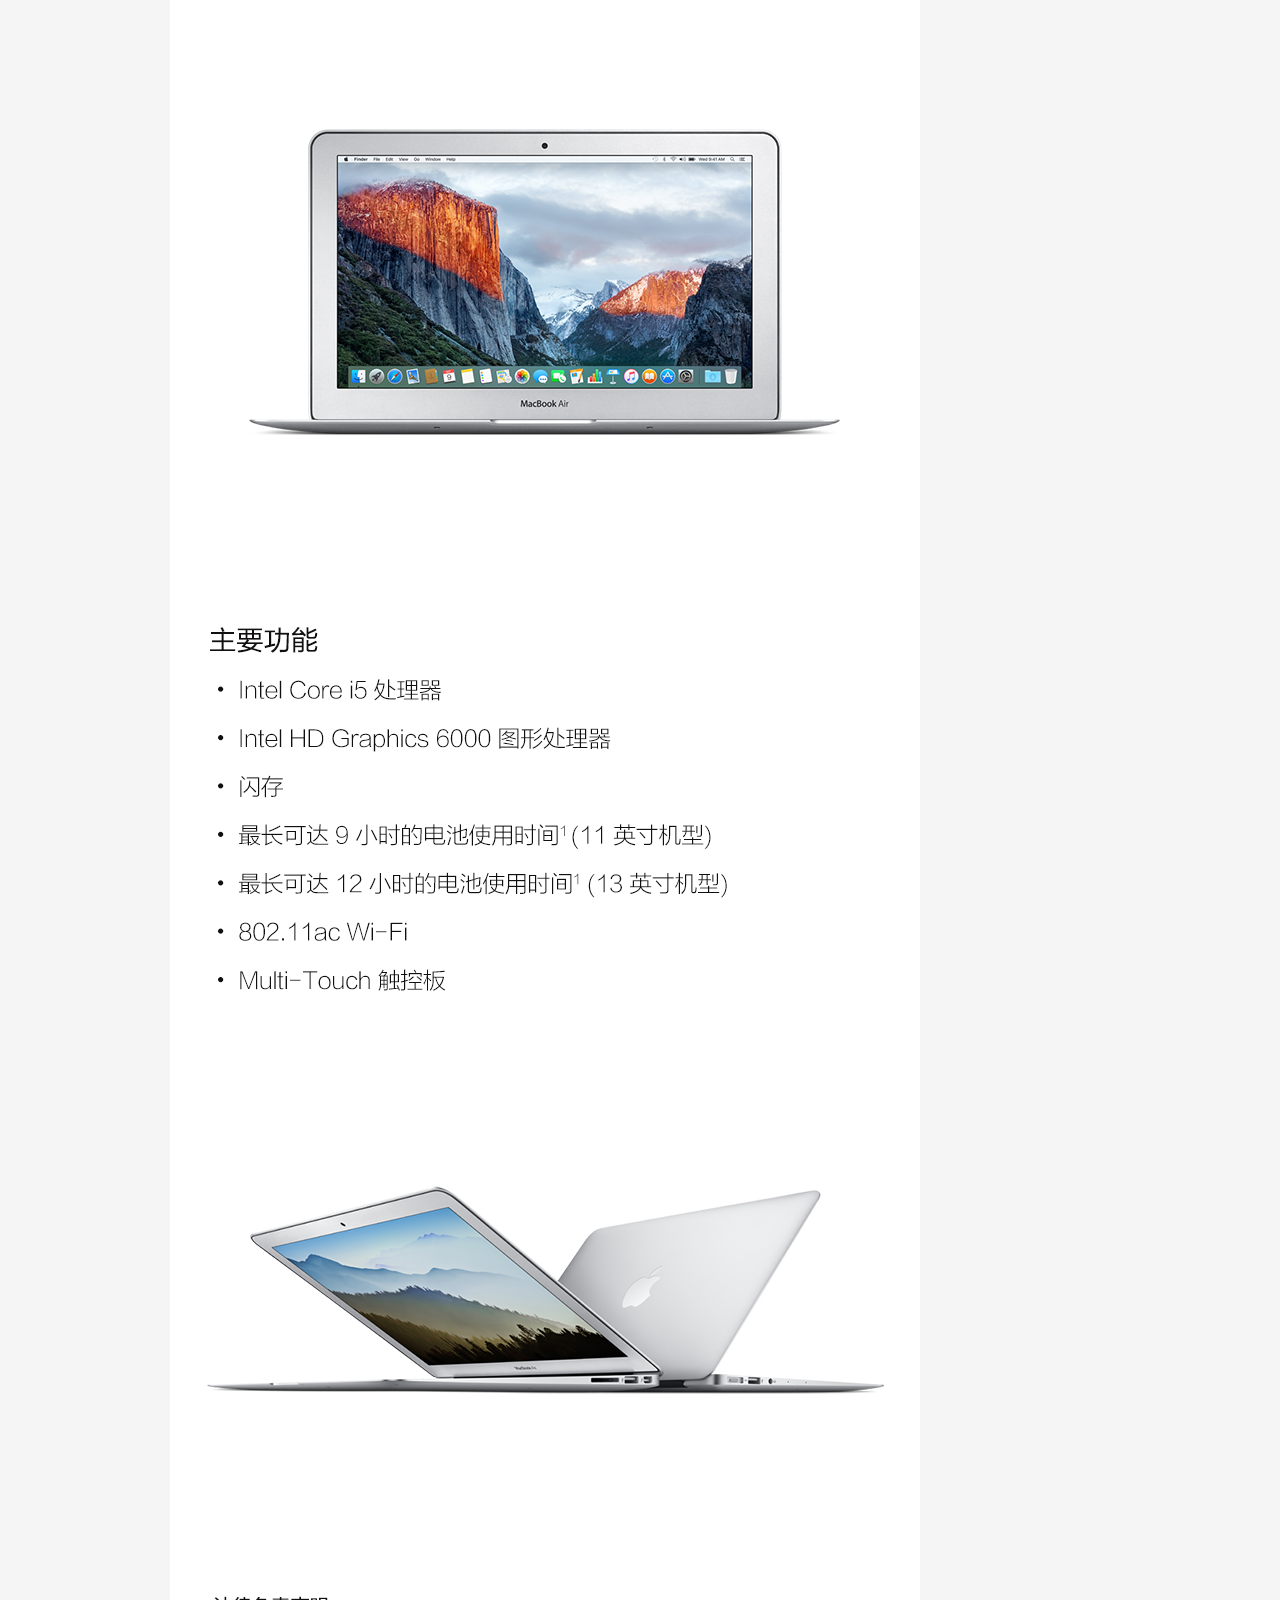
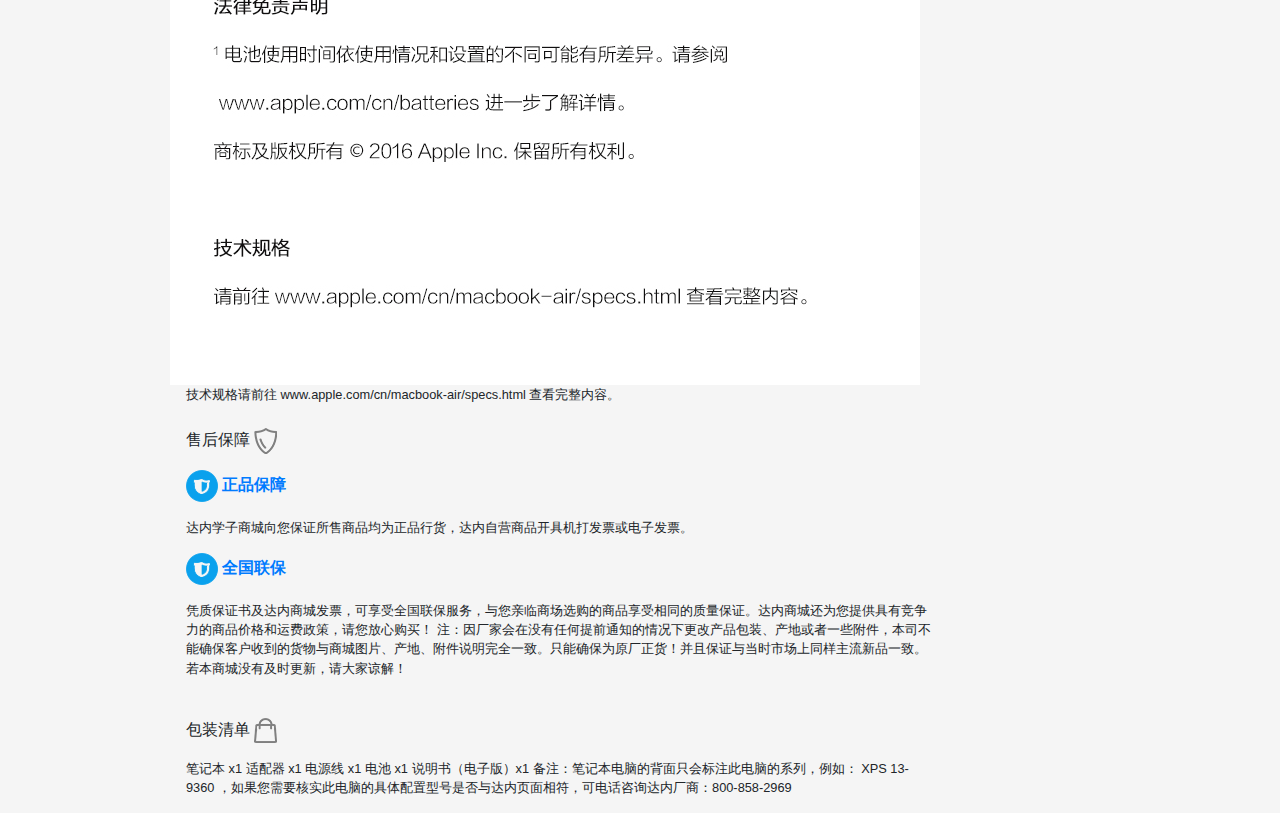
<file: Wxm/wang/my_pc/project/public/product_details.html>
<!DOCTYPE html>
<html lang="en">
<head>
  <meta charset="UTF-8">
  <meta name="viewport" content="width=device-width, initial-scale=1.0">
  <meta http-equiv="X-UA-Compatible" content="ie=edge">
  <title>Document</title>
  <link rel="stylesheet" href="css/bootstrap.css">
  <link rel="stylesheet" href="css/base.css">
  <link rel="stylesheet" href="css/product_details.css">
</head>
<body>
    <header id="header" class="container">
    </header>
    <main id="main" class="container">
      <nav aria-label="breadcrumb">
        <ol class="breadcrumb small bg-transparent">
          <li class="breadcrumb-item"><a class="text-dark font-weight-bold small" href="#">首页</a></li>
          <li class="breadcrumb-item"><a class="text-dark font-weight-bold small" href="#">学习用品</a></li>
          <li class="breadcrumb-item text-dark font-weight-bold small active" aria-current="page">笔记本电脑</li>
        </ol>
      </nav>
      <div class="container mb-5">
        <div class="row pr-3">
          <div id="preview" class="col pr-0">
            <div class="card bg-transparent mr-5 position-absolute">
              <img id="mimg" class="card-img-top" src="img/product/md/57e3b072N661cd00d.jpg" alt="Card image cap">
              <div id="mask" class="position-absolute d-none"></div>
              <!-- <div id="super-mask" class="position-absolute"></div> -->
              <div id="div-lg" class="position-absolute d-none"></div>
              <div class="card-body p-0 text-center">
                <img  id="btnLeft" src="img/product_detail/hover-prev.png" class="btn float-left btn-light border-0 p-1 pt-4 pb-4 disabled">
                <div class="d-inline-block pt-2 mx-0 m-auto">
                  <!-- <ul class="list-unstyled mb-0"> -->
                  <ul id="ul-imgs" class="list-unstyled mb-0">
                    <!--<li class="float-left p-1">
                      <img src="img/product/sm/57e3b072N661cd00d.jpg" data-md="img/product/md/57e3b072N661cd00d.jpg" data-lg="img/product/lg/57e3b072N661cd00d.jpg">
                    </li>-->
                  </ul>
                </div>
                <img  id="btnRihgt" src="img/product_detail/hover-next.png" class="btn float-right btn-light border-0 p-1 pt-4 pb-4">
              </div>
            </div>
          </div>
          <div id="details" class="col pl-0">
            <h6 id="title" class="font-weight-bold">
              Apple MacBook Air 13.3英寸笔记本 银色(Core i5 处理器/8GB内存/128GB SSD闪存 MMGF2CH/A)
            </h6>
            <h6>
              <a id="subtitle" class="small text-dark font-weight-bold" href="javascript:;">5月焕新季，领券买新机！神券满6000减600！一体成型金属机身，纤薄轻巧，长达12小时续航</a>
            </h6>
            <div class="alert alert-secondary small" role="alert">
              <div>
                <span>学员售价：</span>
                <h2 id="price" class="d-inline text-primary font-weight-bold">¥6988.00</h2>
              </div>
              <div>
                <span>服务承诺：</span>
                <span id="promise" >*退货补运费 *30天无忧退货 *48小时快速退款 *72小时发货</span>
              </div>
            </div>
            <!-- 客服 -->
            <p class="mb-1">
              <span class="small">客服：</span>
              <span class="small">联系客服</span>
              <img class="mb-3" src="img/product_detail/kefuf.gif">
            </p>
            <!-- 规格 -->
            <div>
              <div class="float-left small">规格：</div>
              <div id="specs" class="float-left w-75">
                <!-- <a class="btn btn-sm btn-outline-secondary active" href="product_details.html?lid=1">双核i5/8GB内存/128GB闪存</a> 
                -->
              </div>
              <div class="clearfix"></div>
            </div>
            <!-- 数量 -->
            <div class="mt-2">
              <div class="float-left small">数量：</div>
              <div class="input-group mb-3 w-25">
                <div class="input-group-prepend">
                  <button class="btn btn-outline-secondary p-1" type="button">-</button>
                </div>
                <input type="text" value="1" class="form-control" placeholder="" aria-label="" aria-describedby="basic-addon1">
                <div class="input-group-append">
                  <button class="btn btn-outline-secondary p-1" type="button">+</button>
                </div>
              </div>
              <div class="clearfix"></div>
            </div>
            <!-- 购买部分 -->
            <div>
              <a class="btn pt-3 pb-2 pl-5 pr-5" href="javascript:;"><h5>立即购买</h5></a>
              <a class="btn btn-primary pt-3" href="javascript:;">
                <h5><img src="img/product_detail/product_detail_img7.png" alt=""> 加入购物车</h5>
              </a>
              <a class="btn btn-primary pt-1 pb-1" href="javascript:;" class="collection">
                <img src="img/product_detail/product_detail_img6.png">
                <br>
                收藏
              </a>
            </div>
          </div>
        </div>
      </div>
      <div class="container mb-5">
        <h4 class="d-inline-block ml-3">为你推荐</h4>
        <h6 class="d-inline-block bg-dark text-white ml-2">大家都在看</h6>
        <div id="recommend" class="border pl-3">
          <ul class="list-unstyled" style="width: 1100px; margin-left:-220px;">
            <li class="float-left">
              <div class="card mb-1 p-4 border-0 bg-transparent box-shadow">
                <img class="card-img-top" data-src="holder.js/100px225?theme=thumb&amp;bg=55595c&amp;fg=eceeef&amp;text=Thumbnail" alt="Thumbnail [100%x225]" src="img/product_detail/product_detail_1.png" data-holder-rendered="true">
                <div class="card-body p-0">
                  <p class="card-text text-center small">ThinkPad New S2 (20GUA00QCD)13.3英寸超霸</p>
                </div>
              </div>
            </li>
            <li class="float-left">
              <div class="card mb-1 p-4 border-0 bg-transparent box-shadow">
                <img class="card-img-top" data-src="holder.js/100px225?theme=thumb&amp;bg=55595c&amp;fg=eceeef&amp;text=Thumbnail" alt="Thumbnail [100%x225]" src="img/product_detail/product_detail_2.png" data-holder-rendered="true" >
                <div class="card-body p-0">
                  <p class="card-text text-center small">戴尔 DELL燃7000 R1605S 超霸</p>
                </div>
              </div>
            </li>
            <li class="float-left">
              <div class="card mb-1 p-4 border-0 bg-transparent box-shadow">
                <img class="card-img-top" data-src="holder.js/100px225?theme=thumb&amp;bg=55595c&amp;fg=eceeef&amp;text=Thumbnail" alt="Thumbnail [100%x225]" src="img/product_detail/product_detail_3.png" data-holder-rendered="true" >
                <div class="card-body p-0">
                  <p class="card-text text-center small">戴尔(DELL)魔方15MF Pro-R2505TSS灵</p>
                </div>
              </div>
            </li>
            <li class="float-left">
              <div class="card mb-1 p-4 border-0 bg-transparent box-shadow">
                <img class="card-img-top" data-src="holder.js/100px225?theme=thumb&amp;bg=55595c&amp;fg=eceeef&amp;text=Thumbnail" alt="Thumbnail [100%x225]" src="img/product_detail/product_detail_4.png" data-holder-rendered="true" >
                <div class="card-body p-0">
                  <p class="card-text text-center small">联想(Lenovo) YOGA900 (YOGA4 PRO)多彩版</p>
                </div>
              </div>
            </li>
            <li class="float-left">
              <div class="card mb-1 p-4 border-0 bg-transparent box-shadow">
                <img class="card-img-top" data-src="holder.js/100px225?theme=thumb&amp;bg=55595c&amp;fg=eceeef&amp;text=Thumbnail" alt="Thumbnail [100%x225]" src="img/product_detail/product_detail_1.png" data-holder-rendered="true">
                <div class="card-body p-0">
                  <p class="card-text text-center small">ThinkPad New S2 (20GUA00QCD)13.3英寸超霸</p>
                </div>
              </div>
            </li>
          </ul>
        </div>
      </div>
      <nav class="navbar flex-md-nowrap p-0 ml-3">
        <form class="form-inline pl-2">
          <button class="btn bg-transparent rounded-0 pt-3 pb-2 active" type="button"><h5>商品详情</h5></button>
          <button class="btn bg-transparent rounded-0 pt-3 pb-2" type="button"><h5>商品评价</h5></button>
        </form>
        <ul class="navbar-nav">
          <li class="nav-item text-nowrap">
            <a class="btn btn-primary p-3 border-bottom" href="javascript:;">
              <h5><img src="img/product_detail/product_detail_img7.png" alt=""> 加入购物车</h5>
            </a>
          </li>
        </ul>
      </nav>
      <div id="params" class="container">
        <div class="row mr-1">
          <div class="col-md-10 pt-5">
            <a name="规格参数"></a>
            <h6 class="d-inline-block ml-3">规格参数 <img src="img/product_detail/product_detail_icon_1.png" alt=""></h6>
            <div class="pl-3">
              <ul class="list-unstyled">
                <li class="float-left mb-2"><a class="text-muted small" href="#">商品名称：AppleMacBook Air</a></li>
                <li class="float-left mb-2"><a class="text-muted small" href="#">系统：MacOS</a></li>
                <li class="float-left mb-2"><a class="text-muted small" href="#">内存容量：8G</a></li>
                <li class="float-left mb-2"><a class="text-muted small" href="#">分辨率：1920*1080</a></li>
                <li class="float-left mb-2"><a class="text-muted small" href="#">显卡型号：集成显卡</a></li>
                <li class="float-left mb-2"><a class="text-muted small" href="#">处理器：Intel i5低功耗版</a></li>
                <li class="float-left mb-2"><a class="text-muted small" href="#">显存容量：其它</a></li>
                <li class="float-left mb-2"><a class="text-muted small" href="#">分类：轻薄本</a></li>
                <li class="float-left mb-2"><a class="text-muted small" href="#">硬盘容量:128G固态</a></li>
              </ul>
            </div>
            <a name="商品介绍"></a>
            <h6 class="d-inline-block mt-4 mb-3 ml-3">商品介绍 <img src="img/product_detail/product_detail_icon_4.png" alt=""></h6>
            <div> 
              <div>   
                <div>
                  <img alt="" class="" src="img/product/detail/57b15612N81dc489d.jpg">   
                </div>  
              </div>
              <div>   
                <div>    
                  <img alt="" class="" src="img/product/detail/57b15616N1e285f09.jpg">   
                </div>  
              </div>
              <div>   
                <div class="pl-3 small">技术规格请前往 www.apple.com/cn/macbook-air/specs.html 查看完整内容。</div>
              </div>
            </div>
            <a name="售后保障"></a>
            <h6 class="d-inline-block mt-4 mb-3 ml-3">售后保障 <img src="img/product_detail/product_detail_icon_3.png" alt=""></h6>
            <div class="pl-3"> 
              <div>
                <p class="text-primary font-weight-bold">
                  <img src="img/product_detail/product_detail_img16.png" alt="">
                  正品保障
                </p>
                <p class="small">
                  达内学子商城向您保证所售商品均为正品行货，达内自营商品开具机打发票或电子发票。
                </p>
                <p class="text-primary font-weight-bold">
                  <img src="img/product_detail/product_detail_img16.png" alt="">
                  全国联保
                </p>
                <p class="small">
                  凭质保证书及达内商城发票，可享受全国联保服务，与您亲临商场选购的商品享受相同的质量保证。达内商城还为您提供具有竞争力的商品价格和运费政策，请您放心购买！
                  注：因厂家会在没有任何提前通知的情况下更改产品包装、产地或者一些附件，本司不能确保客户收到的货物与商城图片、产地、附件说明完全一致。只能确保为原厂正货！并且保证与当时市场上同样主流新品一致。若本商城没有及时更新，请大家谅解！
                </p>
              </div>
            </div>
            <a name="包装清单"></a>
            <h6 class="d-inline-block mt-4 mb-3 ml-3">包装清单 <img src="img/product_detail/product_detail_icon_2.png" alt=""></h6>
            <div class="pl-3">
              <p class="small">笔记本 x1 适配器 x1 电源线 x1 电池 x1 说明书（电子版）x1 备注：笔记本电脑的背面只会标注此电脑的系列，例如： XPS 13-9360 ，如果您需要核实此电脑的具体配置型号是否与达内页面相符，可电话咨询达内厂商：800-858-2969</p>
            </div>
          </div>
          <div class="col-md-2 mb-4 pt-5 pl-2">
            <a class="btn p-3 pl-4 pr-4 mb-2" href="#规格参数">
              <h5 class="text-dark mb-0"><img src="img/product_detail/product_detail_icon_g_1.png" alt=""> 规格参数</h5>
            </a>
            <a class="btn p-3 pl-4 pr-4 mb-2" href="#商品介绍">
              <h5 class="text-dark mb-0k"><img src="img/product_detail/product_detail_icon_t_1.png" alt=""> 商品介绍</h5>
            </a>
            <a class="btn p-3 pl-4 pr-4 mb-2" href="#售后保障">
              <h5 class="text-dark mb-0"><img src="img/product_detail/product_detail_icon_d_1.png" alt=""> 售后保障</h5>
            </a>
            <a class="btn p-3 pl-4 pr-4 mb-2" href="#包装清单">
              <h5 class="text-dark mb-0"><img src="img/product_detail/product_detail_icon_bao_1.png" alt=""> 包装清单</h5>
            </a>
            <a class="btn p-3 pl-4 pr-4 mb-2" href="#header">
              <h5 class="text-dark mb-0"><img src="img/product_detail/product_detail_icon_up_1.png" alt=""> 回到顶部</h5>
            </a>
          </div>
        </div>
      </div>
    </main>
    <footer class="container">
    </footer>
  <script src="js/jquery-3.2.1.js"></script>
  <script src="js/bootstrap.js"></script>
  <script src="js/header.js"></script>
  <script src="js/details.js"></script>
</body>
</html>
</file>
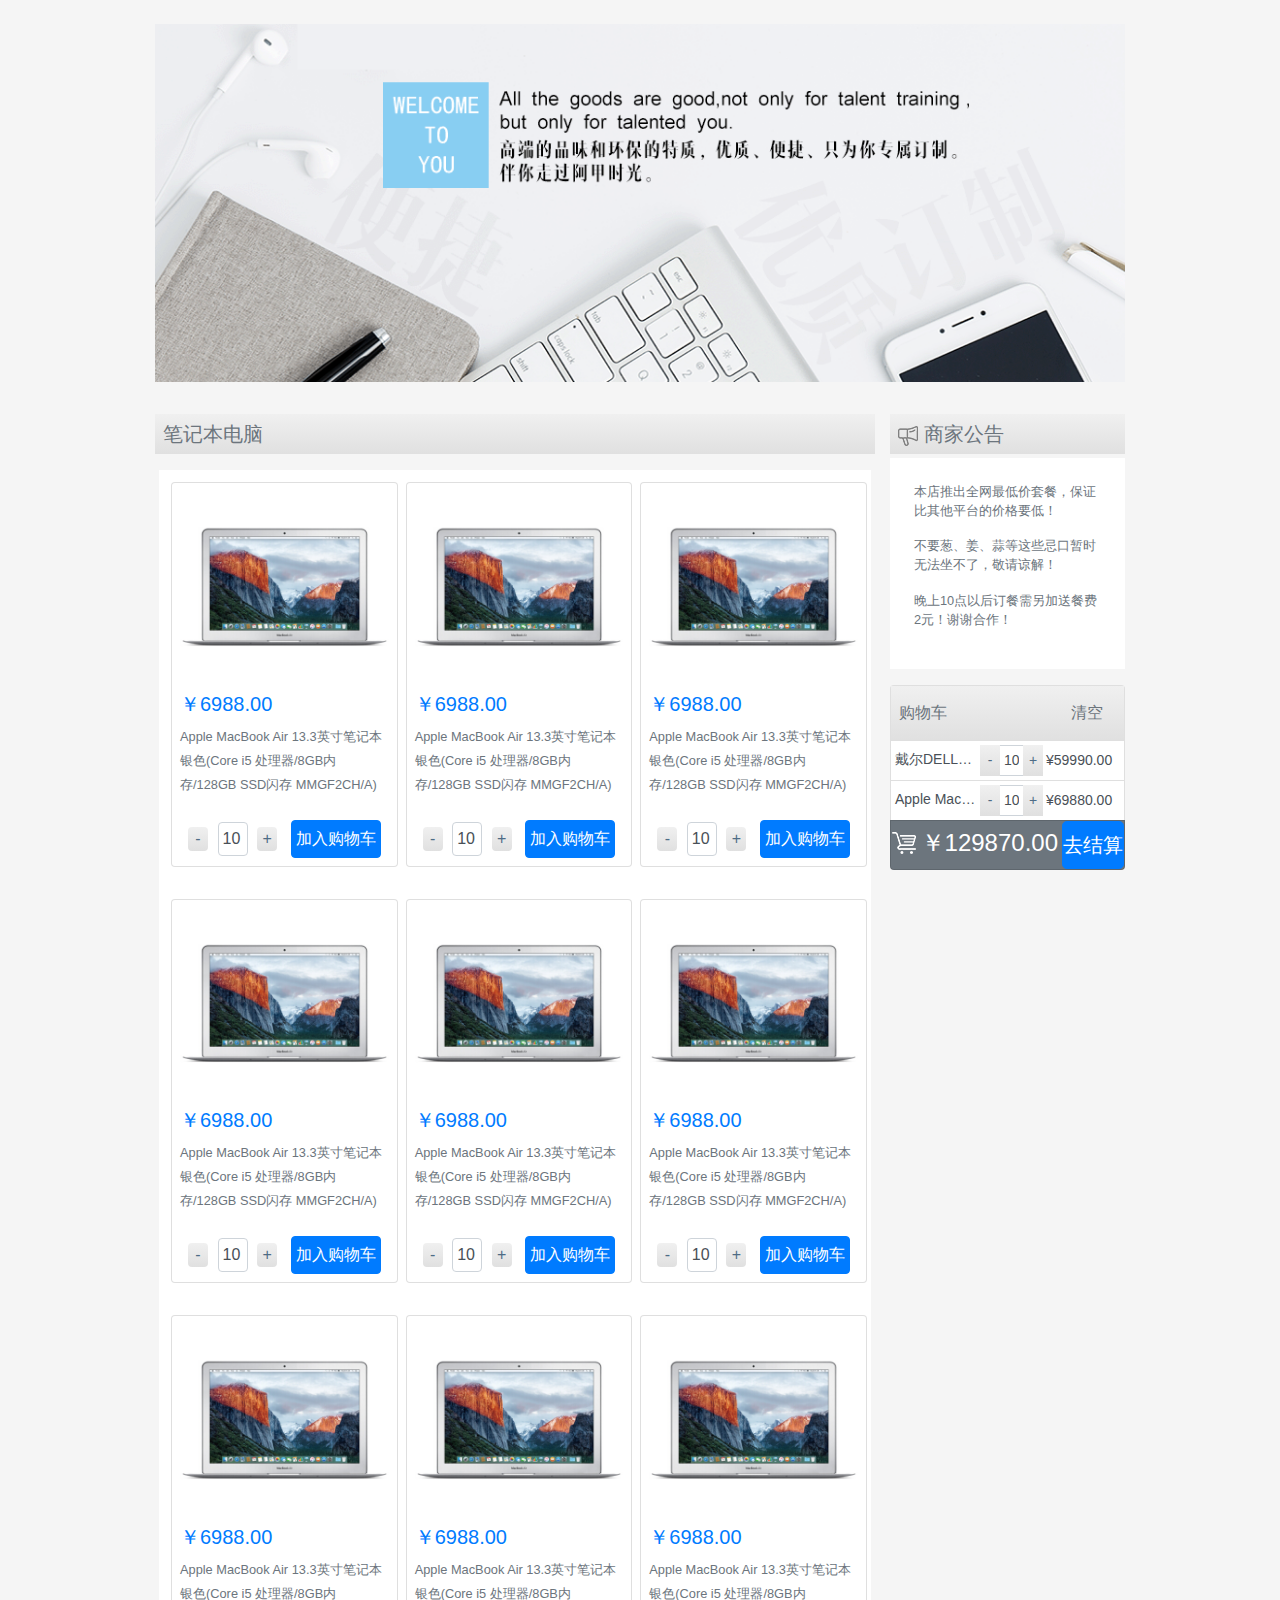
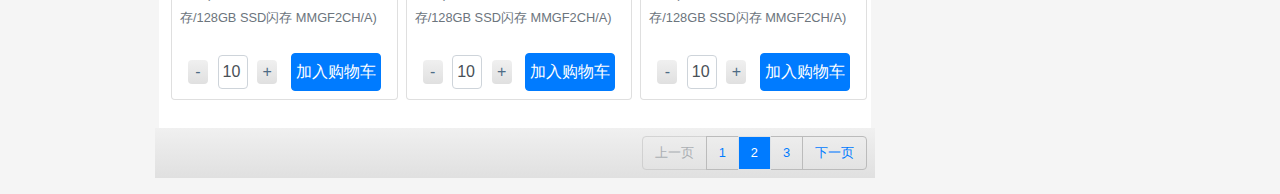
<file: Wxm/wang/my_pc/project/public/products.html>
<!DOCTYPE html>
<html lang="en">
<head>
  <meta charset="UTF-8">
  <meta name="viewport" content="width=device-width, initial-scale=1.0">
  <meta http-equiv="X-UA-Compatible" content="ie=edge">
  <title>Document</title>
  <link rel="stylesheet" href="css/bootstrap.css">
  <link rel="stylesheet" href="css/base.css">
  <link rel="stylesheet" href="css/products.css">
</head>
<body>
  <header id="header" class="container mb-4">
  </header>
  <main id="main" class="container">
    <div class="pb-2 text-center">
      <img class="d-block mx-auto mb-4 w-100" src="img/index/index_guild.png">
    </div>
    <div class="row">
      <div class="col-md-9">
        <h5 class="mb-3 p-2 text-muted">笔记本电脑</h5>
        <div id="plist" class="row bg-white ml-1 mr-1 pt-2 pl-2">
          <div class="col-md-4 p-1">
            <div class="card mb-4 box-shadow pr-2 pl-2">
              <a href="product_details.html?lid=1">
                <img class="card-img-top" src="img/product/md/57b12a31N8f4f75a3.jpg">
              </a>
              <div class="card-body p-0">
                <h5 class="text-primary">￥6988.00</h5>
                <p class="card-text">
                  <a href="product_details.html?lid=1" class="text-muted small" title="Apple MacBook Air 13.3英寸笔记本 银色(Core i5 处理器/8GB内存/128GB SSD闪存 MMGF2CH/A)">Apple MacBook Air 13.3英寸笔记本 银色(Core i5 处理器/8GB内存/128GB SSD闪存 MMGF2CH/A)</a>
                </p>
                <div class="d-flex justify-content-between align-items-center p-2 pt-0">
                  <button class="btn btn-outline-secondary p-0 border-0" type="button">-</button>
                  <input type="text" class="form-control p-1" value="10">
                  <button class="btn btn-outline-secondary p-0 border-0" type="button">+</button>
                  <a class="btn btn-primary float-right ml-1 pl-1 pr-1" href="cart.html">加入购物车</a>
                </div>
              </div>
            </div>
          </div>
          <div class="col-md-4 p-1">
            <div class="card mb-4 box-shadow pr-2 pl-2">
              <a href="product_details.html?lid=1">
                <img class="card-img-top" src="img/product/md/57b12a31N8f4f75a3.jpg">
              </a>
              <div class="card-body p-0">
                <h5 class="text-primary">￥6988.00</h5>
                <p class="card-text">
                  <a href="product_details.html?lid=1" class="text-muted small" title="Apple MacBook Air 13.3英寸笔记本 银色(Core i5 处理器/8GB内存/128GB SSD闪存 MMGF2CH/A)">Apple MacBook Air 13.3英寸笔记本 银色(Core i5 处理器/8GB内存/128GB SSD闪存 MMGF2CH/A)</a>
                </p>
                <div class="d-flex justify-content-between align-items-center p-2 pt-0">
                  <button class="btn btn-outline-secondary p-0 border-0" type="button">-</button>
                  <input type="text" class="form-control p-1" value="10">
                  <button class="btn btn-outline-secondary p-0 border-0" type="button">+</button>
                  <a class="btn btn-primary float-right ml-1 pl-1 pr-1" href="cart.html">加入购物车</a>
                </div>
              </div>
            </div>
          </div>
          <div class="col-md-4 p-1">
            <div class="card mb-4 box-shadow pr-2 pl-2">
              <a href="product_details.html?lid=1">
                <img class="card-img-top" src="img/product/md/57b12a31N8f4f75a3.jpg">
              </a>
              <div class="card-body p-0">
                <h5 class="text-primary">￥6988.00</h5>
                <p class="card-text">
                  <a href="product_details.html?lid=1" class="text-muted small" title="Apple MacBook Air 13.3英寸笔记本 银色(Core i5 处理器/8GB内存/128GB SSD闪存 MMGF2CH/A)">Apple MacBook Air 13.3英寸笔记本 银色(Core i5 处理器/8GB内存/128GB SSD闪存 MMGF2CH/A)</a>
                </p>
                <div class="d-flex justify-content-between align-items-center p-2 pt-0">
                  <button class="btn btn-outline-secondary p-0 border-0" type="button">-</button>
                  <input type="text" class="form-control p-1" value="10">
                  <button class="btn btn-outline-secondary p-0 border-0" type="button">+</button>
                  <a class="btn btn-primary float-right ml-1 pl-1 pr-1" href="cart.html">加入购物车</a>
                </div>
              </div>
            </div>
          </div>

          <div class="col-md-4 p-1">
            <div class="card mb-4 box-shadow pr-2 pl-2">
              <a href="product_details.html?lid=1">
                <img class="card-img-top" src="img/product/md/57b12a31N8f4f75a3.jpg">
              </a>
              <div class="card-body p-0">
                <h5 class="text-primary">￥6988.00</h5>
                <p class="card-text">
                  <a href="product_details.html?lid=1" class="text-muted small" title="Apple MacBook Air 13.3英寸笔记本 银色(Core i5 处理器/8GB内存/128GB SSD闪存 MMGF2CH/A)">Apple MacBook Air 13.3英寸笔记本 银色(Core i5 处理器/8GB内存/128GB SSD闪存 MMGF2CH/A)</a>
                </p>
                <div class="d-flex justify-content-between align-items-center p-2 pt-0">
                  <button class="btn btn-outline-secondary p-0 border-0" type="button">-</button>
                  <input type="text" class="form-control p-1" value="10">
                  <button class="btn btn-outline-secondary p-0 border-0" type="button">+</button>
                  <a class="btn btn-primary float-right ml-1 pl-1 pr-1" href="cart.html">加入购物车</a>
                </div>
              </div>
            </div>
          </div>
          <div class="col-md-4 p-1">
            <div class="card mb-4 box-shadow pr-2 pl-2">
              <a href="product_details.html?lid=1">
                <img class="card-img-top" src="img/product/md/57b12a31N8f4f75a3.jpg">
              </a>
              <div class="card-body p-0">
                <h5 class="text-primary">￥6988.00</h5>
                <p class="card-text">
                  <a href="product_details.html?lid=1" class="text-muted small" title="Apple MacBook Air 13.3英寸笔记本 银色(Core i5 处理器/8GB内存/128GB SSD闪存 MMGF2CH/A)">Apple MacBook Air 13.3英寸笔记本 银色(Core i5 处理器/8GB内存/128GB SSD闪存 MMGF2CH/A)</a>
                </p>
                <div class="d-flex justify-content-between align-items-center p-2 pt-0">
                  <button class="btn btn-outline-secondary p-0 border-0" type="button">-</button>
                  <input type="text" class="form-control p-1" value="10">
                  <button class="btn btn-outline-secondary p-0 border-0" type="button">+</button>
                  <a class="btn btn-primary float-right ml-1 pl-1 pr-1" href="cart.html">加入购物车</a>
                </div>
              </div>
            </div>
          </div>
          <div class="col-md-4 p-1">
            <div class="card mb-4 box-shadow pr-2 pl-2">
              <a href="product_details.html?lid=1">
                <img class="card-img-top" src="img/product/md/57b12a31N8f4f75a3.jpg">
              </a>
              <div class="card-body p-0">
                <h5 class="text-primary">￥6988.00</h5>
                <p class="card-text">
                  <a href="product_details.html?lid=1" class="text-muted small" title="Apple MacBook Air 13.3英寸笔记本 银色(Core i5 处理器/8GB内存/128GB SSD闪存 MMGF2CH/A)">Apple MacBook Air 13.3英寸笔记本 银色(Core i5 处理器/8GB内存/128GB SSD闪存 MMGF2CH/A)</a>
                </p>
                <div class="d-flex justify-content-between align-items-center p-2 pt-0">
                  <button class="btn btn-outline-secondary p-0 border-0" type="button">-</button>
                  <input type="text" class="form-control p-1" value="10">
                  <button class="btn btn-outline-secondary p-0 border-0" type="button">+</button>
                  <a class="btn btn-primary float-right ml-1 pl-1 pr-1" href="cart.html">加入购物车</a>
                </div>
              </div>
            </div>
          </div>

          <div class="col-md-4 p-1">
            <div class="card mb-4 box-shadow pr-2 pl-2">
              <a href="product_details.html?lid=1">
                <img class="card-img-top" src="img/product/md/57b12a31N8f4f75a3.jpg">
              </a>
              <div class="card-body p-0">
                <h5 class="text-primary">￥6988.00</h5>
                <p class="card-text">
                  <a href="product_details.html?lid=1" class="text-muted small" title="Apple MacBook Air 13.3英寸笔记本 银色(Core i5 处理器/8GB内存/128GB SSD闪存 MMGF2CH/A)">Apple MacBook Air 13.3英寸笔记本 银色(Core i5 处理器/8GB内存/128GB SSD闪存 MMGF2CH/A)</a>
                </p>
                <div class="d-flex justify-content-between align-items-center p-2 pt-0">
                  <button class="btn btn-outline-secondary p-0 border-0" type="button">-</button>
                  <input type="text" class="form-control p-1" value="10">
                  <button class="btn btn-outline-secondary p-0 border-0" type="button">+</button>
                  <a class="btn btn-primary float-right ml-1 pl-1 pr-1" href="cart.html">加入购物车</a>
                </div>
              </div>
            </div>
          </div>
          <div class="col-md-4 p-1">
            <div class="card mb-4 box-shadow pr-2 pl-2">
              <a href="product_details.html?lid=1">
                <img class="card-img-top" src="img/product/md/57b12a31N8f4f75a3.jpg">
              </a>
              <div class="card-body p-0">
                <h5 class="text-primary">￥6988.00</h5>
                <p class="card-text">
                  <a href="product_details.html?lid=1" class="text-muted small" title="Apple MacBook Air 13.3英寸笔记本 银色(Core i5 处理器/8GB内存/128GB SSD闪存 MMGF2CH/A)">Apple MacBook Air 13.3英寸笔记本 银色(Core i5 处理器/8GB内存/128GB SSD闪存 MMGF2CH/A)</a>
                </p>
                <div class="d-flex justify-content-between align-items-center p-2 pt-0">
                  <button class="btn btn-outline-secondary p-0 border-0" type="button">-</button>
                  <input type="text" class="form-control p-1" value="10">
                  <button class="btn btn-outline-secondary p-0 border-0" type="button">+</button>
                  <a class="btn btn-primary float-right ml-1 pl-1 pr-1" href="cart.html">加入购物车</a>
                </div>
              </div>
            </div>
          </div>
          <div class="col-md-4 p-1">
            <div class="card mb-4 box-shadow pr-2 pl-2">
              <a href="product_details.html?lid=1">
                <img class="card-img-top" src="img/product/md/57b12a31N8f4f75a3.jpg">
              </a>
              <div class="card-body p-0">
                <h5 class="text-primary">￥6988.00</h5>
                <p class="card-text">
                  <a href="product_details.html?lid=1" class="text-muted small" title="Apple MacBook Air 13.3英寸笔记本 银色(Core i5 处理器/8GB内存/128GB SSD闪存 MMGF2CH/A)">Apple MacBook Air 13.3英寸笔记本 银色(Core i5 处理器/8GB内存/128GB SSD闪存 MMGF2CH/A)</a>
                </p>
                <div class="d-flex justify-content-between align-items-center p-2 pt-0">
                  <button class="btn btn-outline-secondary p-0 border-0" type="button">-</button>
                  <input type="text" class="form-control p-1" value="10">
                  <button class="btn btn-outline-secondary p-0 border-0" type="button">+</button>
                  <a class="btn btn-primary float-right ml-1 pl-1 pr-1" href="cart.html">加入购物车</a>
                </div>
              </div>
            </div>
          </div>
        </div>
        <h6 class="mb-3 p-2 text-muted small">
          <nav aria-label="Page navigation example">
            <ul class="pagination mb-0 justify-content-end">
              <li class="page-item  disabled"><a class="page-link bg-transparent" href="#">上一页</a></li>
              <li class="page-item"><a class="page-link bg-transparent" href="#">1</a></li>
              <li class="page-item active"><a class="page-link border" href="#">2</a></li>
              <li class="page-item"><a class="page-link bg-transparent" href="#">3</a></li>
              <li class="page-item"><a class="page-link bg-transparent" href="#">下一页</a></li>
            </ul>
          </nav>
        </h6>
      </div>
      <div class="col-md-3 pl-0">
        <h5 class="justify-content-between align-items-center mb-1 text-muted p-2">
          <img src="img/foodstore/foodstore_icon2.png" alt=""> 商家公告
        </h5>
        <div class="bg-white small p-4 text-muted mb-3">
          <p>本店推出全网最低价套餐，保证比其他平台的价格要低！</p>
          <p>不要葱、姜、蒜等这些忌口暂时无法坐不了，敬请谅解！</p>
          <p>晚上10点以后订餐需另加送餐费2元！谢谢合作！</p>
        </div>
        <ul id="cart" class="list-group mb-3">
        <!-- <ul id="cart" class="list-group mb-3 position-fixed"> -->
          <li class="p-0 list-group-item d-flex justify-content-between lh-condensed">
            <h6 class="w-100 d-flex justify-content-between align-items-center mb-0 text-muted p-2 "> 购物车<a class="btn btn-link text-muted" href="#">清空</a>
            </h6>
          </li>
          <li class="p-0 list-group-item d-flex justify-content-between lh-condensed">
            <div class="input-group input-group-sm mt-1 mb-1">
              <div class="input-group-prepend">
                <span class="input-group-text text-truncate bg-white p-1 border-0 d-inline-block" title="戴尔DELL灵越游匣15PR-5645B 15.6英寸游戏笔记本电脑(i5-7300HQ 8G 128GSSD+1T GTX1050 4G独显 FHD)黑">戴尔DELL灵越游匣15PR-5645B 15.6英寸游戏笔记本电脑(i5-7300HQ 8G 128GSSD+1T GTX1050 4G独显 FHD)黑</span>
                <button class="btn btn-outline-secondary p-0 border-0" type="button">-</button>
              </div>
              <input type="text" class="form-control p-1" aria-label="Small" value="10" aria-describedby="inputGroup-sizing-sm">
              <div class="input-group-append">
                <button class="btn btn-outline-secondary p-0 border-0" type="button">+</button>
                <span class="input-group-text bg-white border-0 p-0 pl-1">¥59990.00</span>
              </div>
            </div>
          </li>
          <li class="p-0 list-group-item d-flex justify-content-between lh-condensed">
            <div class="input-group input-group-sm mt-1 mb-1">
              <div class="input-group-prepend">
                <span class="input-group-text text-truncate bg-white p-1 border-0 d-inline-block" title="Apple MacBook Air 13.3英寸笔记本 银色(Core i5 处理器/8GB内存/256GB SSD闪存 MMGG2CH/A)">Apple MacBook Air 13.3英寸笔记本 银色(Core i5 处理器/8GB内存/256GB SSD闪存 MMGG2CH/A)</span>
                <button class="btn btn-outline-secondary p-0 border-0" type="button">-</button>
              </div>
              <input type="text" class="form-control p-1" aria-label="Small" value="10" aria-describedby="inputGroup-sizing-sm">
              <div class="input-group-append">
                <button class="btn btn-outline-secondary p-0 border-0" type="button">+</button>
                <span class="input-group-text bg-white border-0 p-0 pl-1">¥69880.00</span>
              </div>
            </div>
          </li>
          <li class="p-0 list-group-item bg-secondary text-right">
            <img class="mb-2" src="img/foodstore/foodstore_car_2.png" alt="">
            <h4 class="d-inline-block text-white pt-2 m-0">￥129870.00</h4>
            <a class="btn btn-lg btn-primary float-right ml-1 pl-0 pr-0" href="cart.html">去结算</a>
          </li>
        </ul>
      </div>
  </div>
  </main>
  <footer id="footer" class="container"></footer>
  <script src="js/jquery-3.2.1.js"></script>
  <script src="js/bootstrap.js"></script>
</body>
</html>
</file>
<file: Wxm/wang/my_pc/public/css/pg.css>
#icenter {position:relative;	margin-top:12px} 
 #icenter a {	position:absolute;	z-index:9;}
#icenter img {	position:absolute;	z-index:997;}
#icenter .t img{ position:relative;}
.center {	width:960px;	font-size:12px;	margin:0px auto;	position:relative;}
.gonggao {	text-align:left;	border: 1px solid #666;	padding: 5px;	 line-height:26px;	min-height:26px;}
.gonggao a {	text-decoration:underline;}
.block_12{ clear:both; display:block; width:100%; height:12px;}
.block_0{ clear:both; display:block; width:100%; height:0px;}
.t{ position:relative; clear:both; text-align:center;}
.bb{ position:relative; height:474px;}
.bh{ position:relative;height:286px;}
.bc{ position:relative;height:289px;}
.bb .i1 {	left:0px;	top: 0px;}
.bb .i2 {	left:243px;	top: 0px;}
.bb .i3 {	left:486px;	top: 0px;}
.bb .i4 {	left:729px;	top: 0px;}
.bb .i5 {	left:0px;	top:243px;}
.bb .i6 {	left:243px;	top:243px;}
.bb .i7 {	left:486px;	top:243px;}
.bb .i8 {	left:729px;	top:243px;}
.bh .i1 {	left:0px;	top: 0px;}
.bh .i2 {	left:243px;	top: 0px;}
.bh .i3 {	left:486px;	top: 0px;}
.bh .i4 {	left:729px;	top: 0px;}
.bc .i1 {	left:0px;	top:0px;}
.bc .i2 {	left:325px;	top: 0px;}
.bc .i3 {	left:650px;	top: 0px;}
.ieditmenu p {	z-index:999;	position:absolute;	margin:0px;	font-size:12px;}
.ieditmenu p a {	
       display:inline-block;	background:#000;	color:#fff;	opacity: 0.3;	cursor:pointer;	height:21px;	line-height:21px;	width:36px;	text-align:center;
    }
.ieditmenu p a:hover {	opacity:0.7;	font-weight:bold;}
#icenter .index_hover {	background:#000;	position:absolute;	margin:0px;	z-index:90;	opacity:0.9;}#icenter .imgblock:hover .index_hover, 
#icenter .imgblock:hover .index_text {	display:block;}
#icenter .imgblock .index_hover, #icenter .imgblock .index_text {	display:none;	font-family:"Open Sans";}
#icenter .index_text {	position:absolute;	z-index:99;}
.index_text .index_textin {	display:table;	_position:relative;	overflow:hidden;}
.index_text .index_textin .text_middle {	
    vertical-align:middle;	display:table-cell;	_position:absolute;	_top:50%;	text-align:center;	border:none;}
.index_text .index_textin .text_middle .text_text {	_position:relative;	_top:-50%;	text-align:center;	color:#fff;}
.index_text .index_textin .text_middle .text_text div {	padding:4px 0px;}
.big02 .text_text .i_brand {	font-size:26px;}
.big01 .text_text .i_brand {	font-size:20px;}
.small1 .text_text .i_brand {	font-size:15px;}
.big01 .text_text .i_title, .small1 .text_text .i_title {	font-size:23px;	font-weight:bold;}
.big02 .text_text .i_title {	font-size:32px;	font-weight:bold;}
small1 .text_text .i_title {	font-size:15px;}
.big01 .text_text .i_subtitled.small1 .text_text .i_subtitled 
{	font-size:13px;	opacity:0.7;}
.big02 .text_text .i_subtitled {	font-size:18px;	opacity:0.7;}
.text_text .i_price {	font-size:50px;	font-weight:bold;	padding-top:20px !important;}
.text_text .i_price samp {	font-size:18px;}
.text_text .i_w, .text_text .i_h {	display:none;}
</file>
<file: Wxm/wang/my_pc/public/css/all.css>
*{
    margin: 0;padding: 0;
}
body{ background:#fff; margin:0px;
    font: 13px/1.5 "PingFang SC","Microsoft YaHei",tahoma,arial,"\5b8b\4f53",sans-serif
}
 /* a{ color:#000; cursor:pointer;}  */
ul,li,a,p,div{ list-style:none; margin:0px; padding:0px; text-decoration:none;}
.show_table{ display:block !important;}
.show_mob{ display:none !important;}
/* .clear{ clear:both; width:100%; height:0px;} */
.left{ float:left;}
.right{ float:right;}
.main>.center>.center{ margin-top:-8px; }
.center{ width:960px; margin:0px auto;}
.delline{ text-decoration:line-through;font-size: 16px;color:#999;font-style:oblique;}
.h15{ height:15px;}
.h5{ height:5px;}
.w75{ width:75%;}
#top{ width:960px; height:150px; margin:0px auto;}
#top .show_table{ position:relative;}
#top .show_table .login,#top .show_table .loginin{ position:absolute; left:0px; top:5px; z-index:999;}
#top .show_table .loginin p{ position:absolute; width:130px; left:200px; top:0px; z-index:999; display:block;}
#top .show_table .loginin p a{ margin-right:15px;}
#top #login_top{ z-index:999; font-size:12px; top:25px; left:180px;}
#top #cart_top{ z-index:999; font-size:12px; top:25px;}
#top #account_top{ z-index:999; font-size:12px; top:25px; left:200px; padding:10px 0px; line-height:21px;}
#top .show_table .logo{ position:absolute; top:10px; text-align:center; width:100%;}
#top .show_table .cart{ position:absolute; right:0px; top:1px;}
#top .show_table .cart a{ display:block; background:url(../images/cart.png) no-repeat left center; height:26px; line-height:26px; padding-left:35px;}
#top .show_table .select{ position:absolute; right:0px; top:50px; width:190px; height:34px;}
#top .show_table .select .form{ position:relative; background:url(../images/search_input.png) no-repeat center center; width:190px; height:34px;}
#top .show_table .select input.post{ background:url(../images/search_post.png) no-repeat center center; width:78px; height:18px; border:none; position:absolute; left:5px; top:6px; cursor:pointer;}
#top .show_table .select input.text{ width:100px; height:18px; border:none; position:absolute; right:3px; top:8px; outline:none;}
input{
    font: 12px/15px Arial, Helvetica, sans-serif;
    vertical-align: middle;
    color: #2f2f2f;
    text-rendering: auto;
    letter-spacing: normal;
    word-spacing: normal;
    text-transform: none;
    text-indent: 0px;
    text-shadow: none;
    display: inline-block
}
li{
        list-style: none;
        margin: 0px;
        padding: 0px;
        text-decoration: none;
}
/*---商品列表---*/
#product_list{margin: 0 auto} 
#product_list  a{color: #555555; }
#product_list .block_p3{ width:960px;}
#product_list .block_p2{ width:640px; height:460px;}
#product_list .block_p1,#product_list .block_product{ width:320px; height:460px;}
#product_list .block_product{ height:440px; text-align:center;}
#product_list .block_product a{ margin-bottom:12px;}
#product_list .block_product span{ 
    margin:0px 10px; 
    display:block; text-align:left; line-height:19px; white-space: nowrap; 
    text-overflow: ellipsis; overflow: hidden; }
/* #product_list .block_product span.price-label{ color:#b4b4b4; text-decoration:line-through;
     display: inline; float:left;} */
/* #product_list .block_product span.price{ display: inline; float: left; } */
 .price-label span{
    display: block;
    line-height: 23px;
    float: left;
} 
.product_notice{
    background: #333;
    width: 940px;
    margin: 0 auto;
    text-align: center;
    color:#fff;
    line-height:36px;
    font-size: 14px;
    display: none;
}
.product_tag_list{
    border:1px solid #E1E1E1;
    width: 940px;
    margin:0 auto;
    /* display: none; */
}
.product_tag{
    padding-top:20px;
    font-size:13px;
    overflow: hidden;
    border-bottom: 1px solid #E1E1E1;
    position: relative;
}
.product_tag.tag_order{
    border: 0;
}
.product_tag_brand{
    width:75px;float:left;text-align: center;
}
.product_tag_item{
    width:785px;
    float:left;
    height:35px;
    list-style-type: none;
    margin:0;
    padding:0;
}
.product_tag_item .active i{
    background:url(../images/tag-close.png);
    background-size: 100%;
    width: 14px;
    height: 14px;
    display: inline-block;
    vertical-align:middle;
    margin-bottom:3px;
    margin-left: 5px;
}
.product_tag_item li{
    float: left;
    margin-right: 42px;
    color:#838383;
    cursor: pointer;
    height: 50px;
    overflow:hidden;
}
.product_tag_item.open{
    height: auto;
    max-height: 260px;
    overflow-y: scroll;
}
.product_tag_list .active{
    color:#537371;
    font-weight: bold;
}
.product_tag_list .show_more{
    width:77px;float:left;display: none;text-align: right;color:#838383;cursor: pointer;
}
.show_more i{
    background: url(../images/jt-bottom.png) no-repeat;
    width: 10px;
    height: 6px;
    display: inline-block;
    margin :0 20px 0 5px;
}
.open i{
    background: url(../images/jt-top.png) no-repeat;
} 
.product_tag_item .asc i{
    background: url(../images/price-asc.png) no-repeat;
}
.product_tag_item .desc i{
    background: url(../images/price-desc.png) no-repeat;
}
.product_tag_item .asc i,.product_tag_item .desc i{
    background-size: 100%;
    width: 10px;
    height: 10px;
    display: inline-block;
    vertical-align:middle;
} 
.clearfix:after, .row:after {
    clear: both;
}
</file>
<file: Wxm/wang/my_pc/project/public/css/base.css>
/*整个页面的背景色*/
body{
  background-color: #f5f5f5;
  min-width:1000px;
}
/*一级容器定宽居中*/
body>.container{
  width:1000px;
  min-width:1000px;
  margin:0 auto;
}
</file>
<file: Wxm/wang/my_pc/project/public/css/index.css>
/*定制每层楼中每张商品图片的大小*/
#main>div:nth-child(2)>h3>div:nth-child(2)>div:first-child img{
  margin-left:-200px; 
  height: 250px;
}
#main>div:nth-child(2)>h3>div:nth-child(2)>div:last-child img{
  margin-left:-150px; 
  height: 200px;
}
#main>div:nth-child(2)>h3>div:nth-child(3)>div:first-child img{
  margin-left:-100px; 
  height: 150px;
}
#main>div:nth-child(2)>h3>div:nth-child(3)>div:first-child img{
  margin-left:-100px; 
  height: 150px;
}
#main>div:nth-child(2)>h3>div:nth-child(3)>div:last-child .card-img-top{
  height:95px;
}
#main>div:nth-child(2)>h3>div:nth-child(3)>div:last-child .card-body>span:first-child{
  font-size:.2em;
}
/*定制每张商品卡片的背景色*/
#main>div:nth-child(2)>h3 .card{
  background-color:#e8e8e8;
}
/*定制电梯按钮的样式*/
#main>.btn-group-vertical{
  top:100px;
  left:10px;
}
#main>.btn-group-vertical>.btn-secondary:hover {
  background-color: #e4393c;
  border-color: #e4393c;
}
</file>
<file: Wxm/wang/my_pc/public/css/details.css>
*{
    margin:0;
    padding: 0;
}
.center{
  width: 960px;
  margin: 0 auto;
  display: flex;
}
#product_show #product_img img{
    width: 670px;
}
#product_img{
    position: relative;
}
.left{
  float: left !important;
}
img{
    border: 0;
    vertical-align: top;
}
#product_show #product_intro{
    width: 270px;
    padding-bottom: 200px;
}
.right{
    float: right !important;
}
.clear{
    width: 100%;
    clear: both;
}

a {
    color: #000;
    cursor: pointer;
}
#product_show .brand {
    font-size: 25px;
    font-style: italic;
    font-weight: bold;
    line-height: 35px;
}
#product_show .product_name, #product_show .product_name_en {
    font-size: 14px;
    color: #999;
    font-weight: normal;
    line-height: 20px;
}
#product_show .price-label {
    color: #004C46;
    font-size: 20px;
    margin-bottom: 5px;
    /* border-bottom:1px solid #E1E1E1; */
}

.open{
    padding: 10px 0;
    border-top:1px solid #E1E1E1;
    border-bottom:1px solid #E1E1E1;
    margin-bottom: 5px;
    margin-top:20px;
  }
.close{
        padding: 10px 0;
        /* border-top:1px solid #E1E1E1; */
        border-bottom:1px solid #E1E1E1;
        margin-bottom: 5px;
        margin-top:20px;
      }
.close .labels{
    border-top:1px solid #E1E1E1;
    max-height: 120px;
    margin-top: -5px;
}

.labels{
    position: relative;overflow: hidden;
  }
  .arrow{
    width: 10px;
    height: 6px;
    margin:0 auto;
    padding:5px;
  }
 
  .open .labels{
    max-height: 65px;
  }
.ht-pro-tips-tag div {
    float: left;
}
.ht-pro-tips-tag {
    margin-bottom: 5px;
}
.detail-icon-item {
    background: #537371;
    height: 17px;
    font-size: 12px;
    float: left;
    margin: 0 6px 0 0;
    line-height: 17px;
    padding: 0 4px;
    color: #fff;
}
.detail-tag-no-m{
   margin-top: 0px !important;
}
.ht-pro-tips-tag {
    margin-top: -15px;
    margin-bottom: 5px;
}
.clearfix, .row {
    zoom: 1;
}
p.required {
    font-size: 11px;
    text-align: left;
    color: #EB340A;
}
select{
    padding: 1px;
    box-shadow: 0 2px 0 #F3F3F3 inset;
    background:#fff;
    border:1px solid #b6b6b6;
    font: 12px/15px Arial, Helvetica, sans-serif;
    vertical-align: middle;
    color: #2f2f2f;
}
#product_show .cart{
    height: 30px;
     width: 270px; 
    background: #000;
    color:#fff;
    text-align: center;
    font: bold 16px/30px Arial,Helvetica,sans-serif;
    margin:10px 10px;
    cursor: pointer;
    padding-left: 0px;
    margin-left: -4px;
}
#product_show .add_link{
    height: 29px;
    width: 270px;
    background: #fff;
    color: #333;
    text-align: center;
    font:bold 16px/30px Arial,Helvetica,sans-serif;
    margin: 10px 10px;
    cursor: pointer;
    border: 1px solid #333;
    margin-left: -4px;
}
#product_show .block{
    margin-bottom: 35px;
}
.block{    margin:0 0 15px;}
#product_show .block h3{
    font-size: 13px;
    font-weight: lighter;
    font-family: "Times New Roman", "Microsoft YaHei", Times, serif, simhei;
    color: #212121;
    border-bottom: 1px solid black;
    display: block;
    height: 35px;
}
#product_show .block p{
color: #828282;
line-height: 1.5
}
.close .arrow {
    background: url(../images/details/close-labels.png) no-repeat;
    background-position: center center;
}
.open .arrow {
    background: url(../images/details/open-labels.png) no-repeat;
    background-position: center center;
} 
.arrow {
    width: 10px;
    height: 6px;
    margin: 0 auto;
    padding: 5px;
}
</file>
<file: Wxm/wang/my_pc/public/css/footer.css>
/* *{margin: 0;
  padding:0
}
dl{
    display: block;
    color:#000;
}
a{
    list-style: none;
    margin: 0px;
    padding: 0px;
    text-decoration: none;
    color: #000;
    cursor: pointer;
}
img{
    width: 87px; height: 87px;
    border: 0;
    vertical-align: top;
}
p{
    list-style: none;
    margin: 0px;
    padding: 0px;
    text-decoration: none;
}
div{
    display: block;
    color: #000;
    list-style: none;
    margin: 0px;
    padding: 0px;
    text-decoration: none;
  } */

#lay-footer{
    margin: 0 auto;
    width:960px;
    /* margin-top: 280px; */
}
#lay-footer a{
    cursor:pointer;
    color: #000;
}
.footer-nav {
    overflow: auto;
    width: 960px;
    padding: 25px 40px 20px 40px;
    border-top: 1px solid #000;
    box-sizing: border-box;
}
.footer-ul {
    float: left;
    padding: 0;
    margin: 0;
    width: 570px;
    display: flex;
    justify-content: space-between; 
}

.footer-ul dl dt {
    padding-bottom: 10px;
    font-weight: bold;
    font-size: 14px;
    display: block;
}
.footer-ul dl dd {
    float: left;
    padding: 0;
    margin: 0;
    width: 150px;
    font-size: 13px;
    line-height: 21px;
}
.qr-code{
    float:right;
}
.qr-code-2{
    float:right;
    margin-right: 70px;
}
.qr-code h5 {
    padding-bottom: 10px;
    font-weight: bold;
    font-size: 14px;
    padding-top: 2px;
}
.tc{
    text-align: center;
}
.footer-tips{
    width: 100%;
    padding: 10px 0;
    text-align: center;
    line-height: 20px;
    color: #393939;
    background-color: #f1f1f1;
    letter-spacing: 1px;
    font-size: 13px;
}
#copyright{
    text-align: center;
    border-top: 1px solid #000;
    line-height: 20px;
    padding: 15px 15px;
    font-size: 13px;
}
</file>
<file: Wxm/wang/my_pc/public/css/header.css>
/* * {
    margin: 0;
    padding: 0;
}
a{
    list-style: none;
    margin: 0px;
    padding: 0px;
    text-decoration: none;
    color: #000;
    cursor: pointer;
}
div{
    display: block;
    color: #000;
    list-style: none;
    margin: 0px;
    padding: 0px;
    text-decoration: none;

} */
/* input{
    font: 12px/15px Arial, Helvetica, sans-serif;
    vertical-align: middle;
    color: #2f2f2f;
    text-rendering: auto;
    letter-spacing: normal;
    word-spacing: normal;
    text-transform: none;
    text-indent: 0px;
    text-shadow: none;
    display: inline-block
}
li{
        list-style: none;
        margin: 0px;
        padding: 0px;
        text-decoration: none;
} */
.header{
    padding-top: 20px;
    margin: 0 auto;
    width:960px;
}
.k-show-head{
    display: flex;
    width:960px;
    height:32px;
}
.login{
    position: absolute;
    font-size: 13px;
}
.logo{
    float: right;
    margin-left:80px;
    margin-top:10px;
} 
.right-container{
     margin-left: 745px; 
        top: 16px;
        right: 0;
        width: 231px;
        height:34px;
        display: flex;

}
.form{
        display: flex;
        position: relative;
        background: url(../images/search_input.png) no-repeat center center;
        width: 190px;
        height: 34px;
}
#skeyword{
    right: 3px;
    top: 8px;
    outline: none;   
     width: 100px;
    height: 18px;
    border: none;
    position: absolute;
}
.post
    {
        background: url(../images/search_post.png) no-repeat center center;
        width: 78px;
        height: 18px;
        border: none;
        position: absolute; 
        left: 5px;
        top: 6px;
        cursor: pointer;
        font: 12px/15px Arial, Helvetica, sans-serif;
        vertical-align: middle;
        color: #2f2f2f;
        align-items: flex-start;
        text-align: center;
    }

#cart_top{
    z-index: 999;
    font-size: 12px;
    top: 25px;
    
}
#a_count{
    line-height: 28px;
    display: block; 
    background: url(../images/cart.png) no-repeat left center;
    height: 26px;
     padding-left: 35px;
     box-sizing: border-box;
}
.cart_header{
    width:50px;
    padding-left: 202px; 
}
.beast-menu {
       width: 100%;
        padding: 5px 0;
        border-top: 3px solid #000;
        border-bottom: 1px solid #000;
        margin-top:20px;
        display: flex;
        justify-content: space-between;
        text-align: center
        
    }
 .beast-menu__title {
        text-align: center;
        position: relative;
    }
 .beast-menu__title .m-line {
        display: none;
        position: absolute;
        bottom: -8px;
        left: 50%;
        z-index: 99999;
        width: 55px;
        border: none;
        background: none;
        border-top: 3px solid #000;
        margin: 0 auto;
        margin-left: -27px;
    }
    .beast-menu__content{
        display:flex;
        position: absolute;
        top: 125px; 
        width: 100%;
        padding-left:20px;
        padding-right: 20px;
        left:24%;
        background: #fff;
        z-index: 999;
        height: 0;
        overflow: hidden;
        /* padding-top:20px; */
        /* overflow: hidden;   */
    }
    .item-1{
    width:183px;
    float: left;
    /* display: flex; */
}
.small-item {
    border:0;
}
.small-item img {
    width: 150px;
    height: 157px;
    margin-left: 17px;
    margin-bottom: 13px;
}
.small-item  p {
    color: #000;
    overflow: hidden;
    text-overflow: ellipsis;
    white-space: nowrap;
    padding: 0 3px;
    margin-left: 30px;
    font-size: 13px;
    text-align: left;
    /* margin-top: -5px; */
}
 .small-item +.large-list {
    border-left: 1px solid #c6c6c6;
} 
.large-list{
    /* float: right;     */
    /* border-left: 1px solid #c6c6c6; */
    box-sizing: border-box;
    display: flex;
}
.large-item img {
    width: 340px;
    height: 200px;
    margin-left: 3px;
    margin-bottom: 13px;

}
 .cate-list{
    line-height: 2.2;
} 
.cate-list .cate-item {
    height: 250px;
    width: 154px;
    border-right: 1px solid #c6c6c6;
}
.cate-list .cate-item a {
    font-size: 12px;
    color: #474747;
    text-align: left;
}
.cate-item .all a {
    text-decoration: underline;
    font-size: 12px;
    color: #474747;
    text-align: left;
}
.cate-list .cate-item dt {
    font-weight: bold;
    padding-bottom: 14px;
    /* padding-top:10px; */
    font-size: 14px;
}
.item-2{
float: left;
width:340px;
margin-left: 25px;
}

.large-item  p {
    color: #000;
    overflow: hidden;
    text-overflow: ellipsis;
    white-space: nowrap;
    padding: 0 3px;
    margin: 0;
    font-size: 13px;
    text-align: left;
}

.beast-menu li{
    color:rgb(0,0,0);
}
.beast-menu h3 {
    margin: 0;
    color: inherit;
    font-weight: normal;
    font-size: 12.5px;
    font-family: "Times New Roman", "Microsoft YaHei", Times, serif !important;
    /* display: block; */
    /* line-height: 1.35; */
    
}
.beast-menu h4 {
    margin: 0;
    font-weight: normal;
    color: inherit;
    font-size: 13px;
    /* line-height: 1.35; */
    /* display: flex; */
} 

.beast-menu__title:hover  .m-line{
    display: block;
}

.beast-menu :hover .beast-menu__content { 
 height:280px; 
 transition:all .3s linear .3s ; 
 }
</file>
<file: Wxm/wang/my_pc/project/public/css/cart.css>
#cart>thead{
  background:linear-gradient(to bottom,#f0f0f0,#e0e0e0);
  box-shadow: 3px 3px 6px #999
}
#cart>thead>tr>th:nth-child(1){
  width: 80.83px;
}
#cart>thead>tr>th:nth-child(2){
  width: 404.16px;
}
#cart>thead>tr>th:nth-child(3){
  width: 161.66px;
}
#cart>thead>tr>th:nth-child(4){
  width: 80.83px;
}
#cart>thead>tr>th:nth-child(5){
  width: 161.66px;
}
#cart>thead>tr>th:nth-child(6){
  width: 80.83px;
}
#cart-footer{
  background:linear-gradient(to bottom,#f0f0f0,#e0e0e0);
}
#cart-footer>span>a:last-child{
  opacity:.6;
}
#cart+.container>div.row>div:nth-child(4)>input{
  width:25px;
}
#cart+.container>div.row>div:nth-child(4)>button{
  width:20px;
  opacity:.4;
}
</file>
<file: Wxm/wang/my_pc/project/public/css/header.css>
/*定制搜索框的大小*/
#header>.navbar>.form-inline>.input-group>input{
  width:300px;
}
/*定制主导航当前导航项的字体颜色*/
#header>.nav .nav-link.active,
#header>.nav .nav-link:hover{
  background:none;
  font-weight:bold;
}
</file>
<file: Wxm/wang/my_pc/project/public/css/footer.css>
#footer{
  width:100%; padding:0; margin:0;
}
#footer>*{
  width:1000px;
  margin:0 auto;
}
</file>
<file: Wxm/wang/my_pc/project/public/css/product_details.css>
/*定制规格参数按钮的颜色*/
#details>div:nth-child(5)>div .btn-outline-secondary:hover{
  color:#0069d9;
  background-color:#f5f5f5;
  border-color:#e4393c;
}
#details>div:nth-child(5)>div .btn-outline-secondary.active{
  color:#6c757d;
  background-color:#f5f5f5;
  border-color:#e4393c;
  border-width:2px;
}
/*定制数量按钮的颜色*/
#details>div:nth-child(6) .btn-outline-secondary{
  width:30px;
}
#details>div:nth-child(6) .btn-outline-secondary:hover,
#details>div:nth-child(6) .btn-outline-secondary:active,
#details>div:nth-child(6) .btn-outline-secondary:focus{
  color:#6c757d;
  background-color:#f5f5f5;
  border-color:#0069d9;
  box-shadow: none;
}
/*定制立即购买按钮背景色*/
#details>div:nth-child(7)>a:first-child{
  background:linear-gradient(to bottom,#f0f0f0,#e0e0e0);
}

/*定制放大镜样式*/
#preview>.card>.card-body>div{
  width:248px;
  overflow:hidden;
}
#preview>.card>.card-body>div>ul{
  transition:all .5s linear;
}
#preview>.card>.card-body>div>ul>li{
  width:62px; height:62px;
}
#preview>.card>.card-body>div>ul img{
  width:52px; height:52px;
}
#preview>.card>.card-body>div>ul img:hover{
  border:1px solid #e4393c;
}
#preview>div>img{width:354px}
#mask{
  width:176px; height:176px;
  background-color:#ffa;
  opacity:.5;
}
#super-mask{
  width:352px; height:352px;
}
#div-lg{
  width:400px; height:400px;
  left:354px;
  z-index:1000;
  border: 1px solid rgba(0, 0, 0, 0.125)
}
/*定制为你推荐部分的样式*/
#recommend{
  width:915px;
  border-color: 1px solid rgba(0, 0, 0, 0.125);
  overflow:hidden;
}
#recommend>ul>li{
  width:220px;
}
/*订制商品详情部分的样式*/
#main>nav.navbar{
  background:linear-gradient(to bottom,#f0f0f0,#e0e0e0);
  box-shadow:0px 3px 6px #ccc
}
#main>nav.navbar .active{
  margin-top:2px;
  border-bottom:3px solid #0069d9;
}
#params .col-md-2>.btn{
  background: linear-gradient(to bottom,#f0f0f0,#e0e0e0);
  box-shadow:0px 3px 4px #ccc
}
#params .col-md-10>div>ul>li{
  width: 237px;
}
</file>
<file: Wxm/wang/my_pc/project/public/css/products.css>
/*定制小购物车部分样式*/
#main>div.row>div>h5, #main>div.row>div>h6, #cart>li:first-child>h6{
  background:linear-gradient(to bottom,#f0f0f0,#e0e0e0);
}
#cart .input-group-text{
  width:90px;
}
#cart input.form-control{
  width:25px!important;
  flex:none;
}
#cart .input-group .btn, #plist button.btn{
  width:20px;
  background:linear-gradient(to bottom,#f0f0f0,#e0e0e0);
}
#cart .input-group-append>.input-group-text{
  width:80px;
}
#cart.position-fixed{
  top:100px; right:100px
}

/*定制商品列表部分的样式*/
/*#plist button.btn{
}*/
#plist input.form-control{
  width:30px;
}
#plist+h6 .page-link{
  border-color:#bbb
}
#plist+h6 .page-link:hover{
  border-color:#007bff;
}
#plist+h6 .page-item.disabled{
  opacity:0.5;
}
</file>
